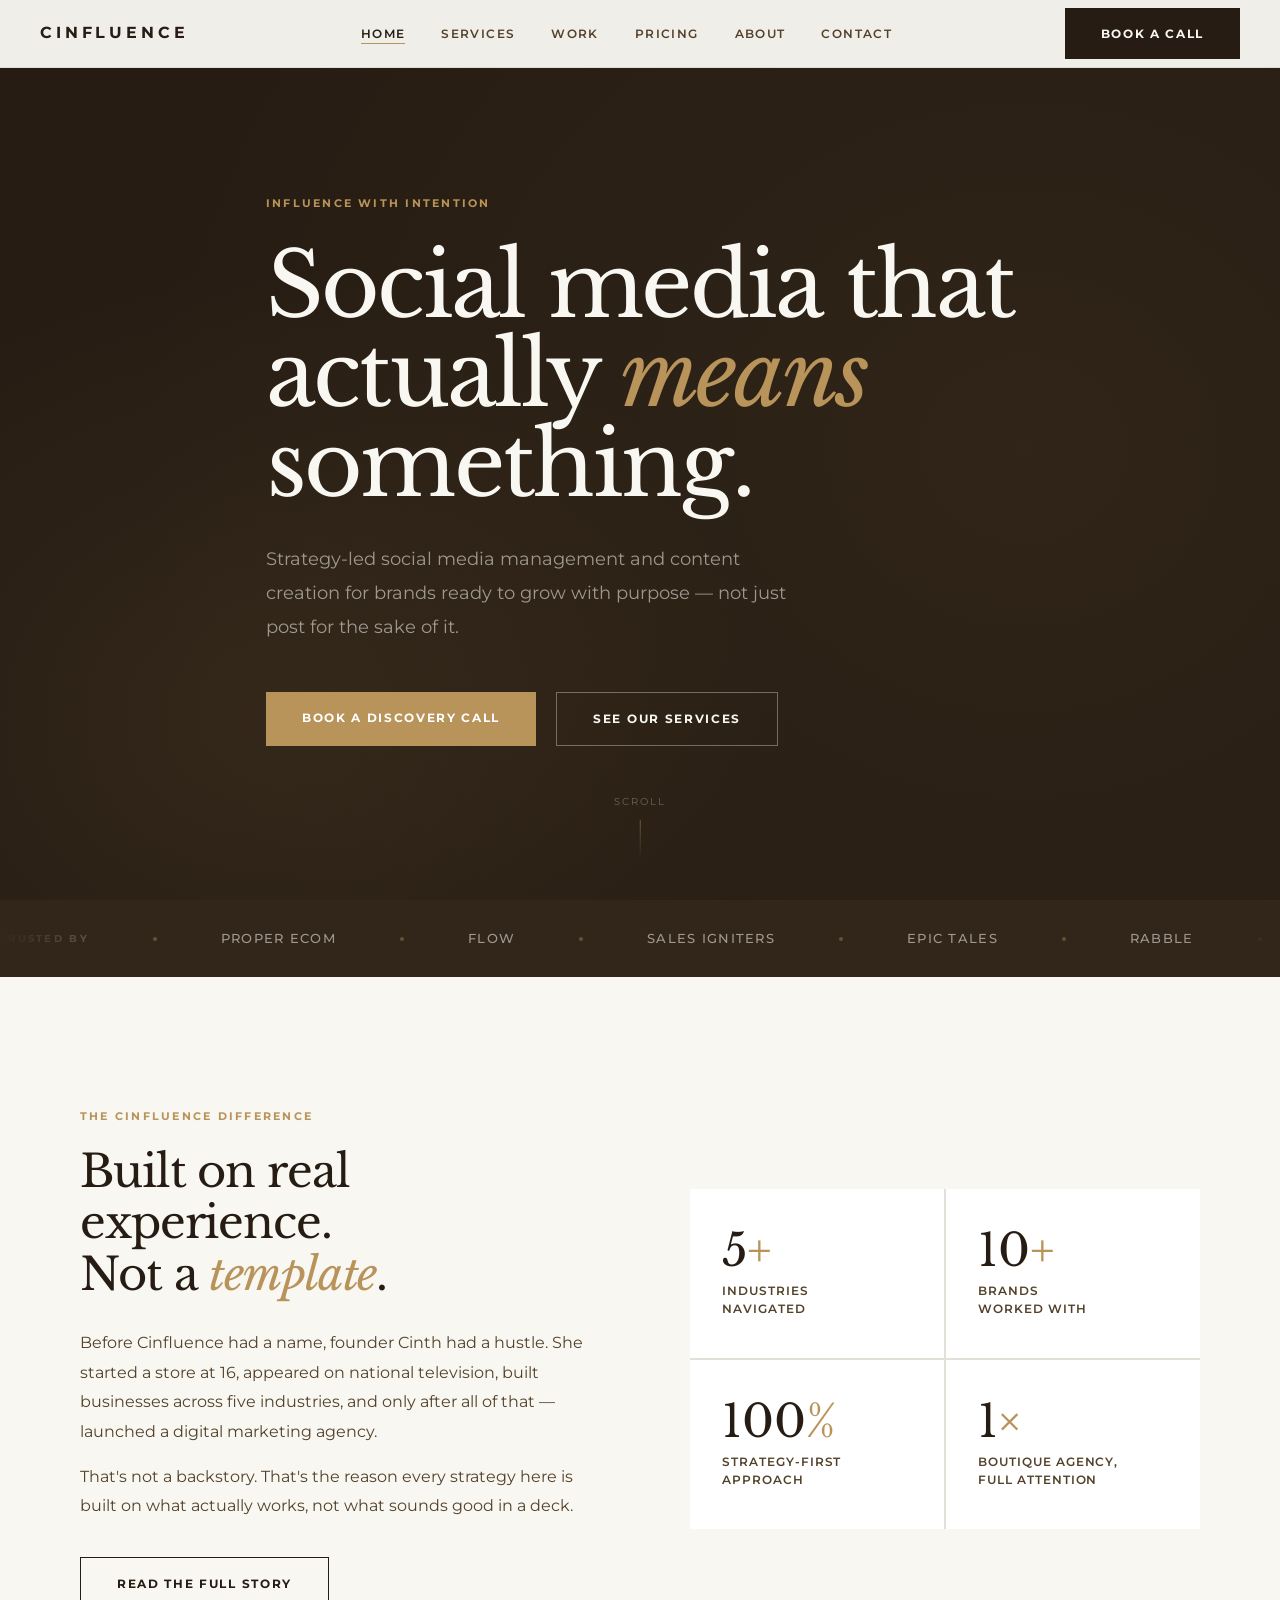
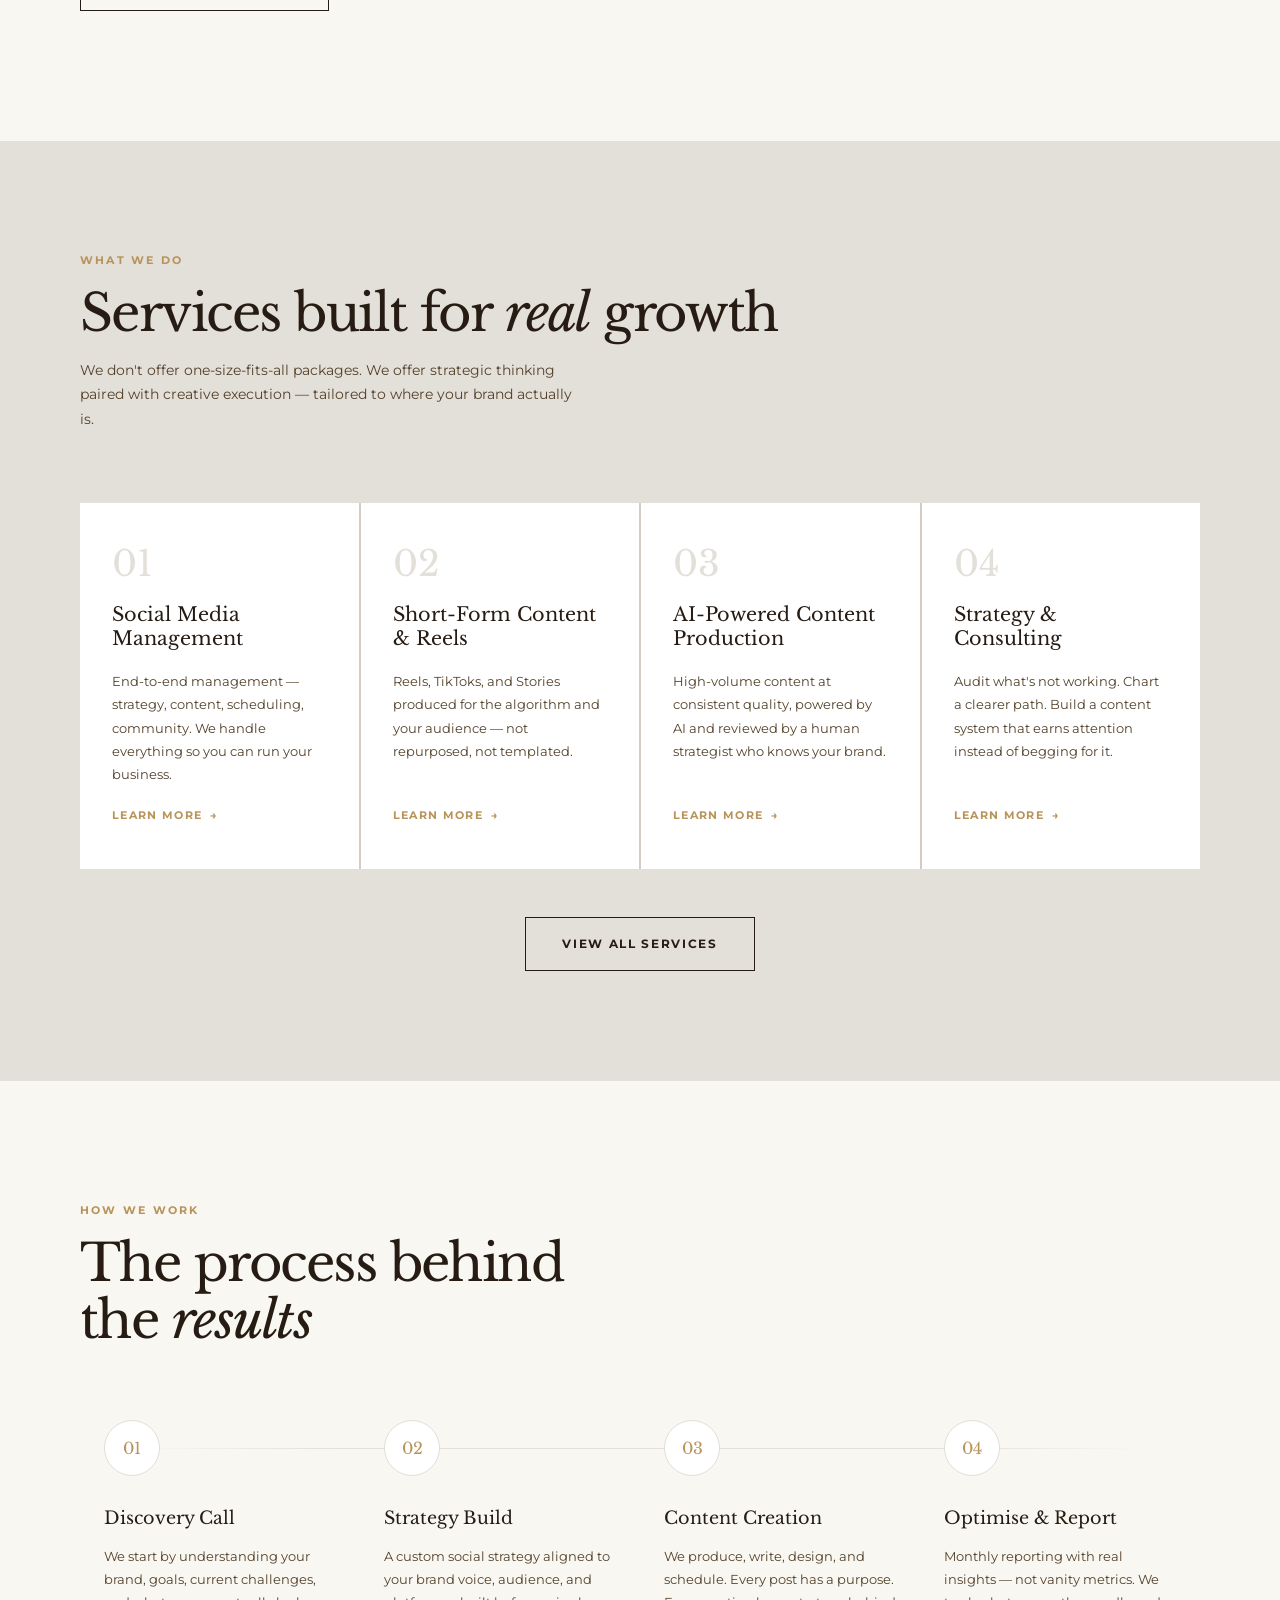
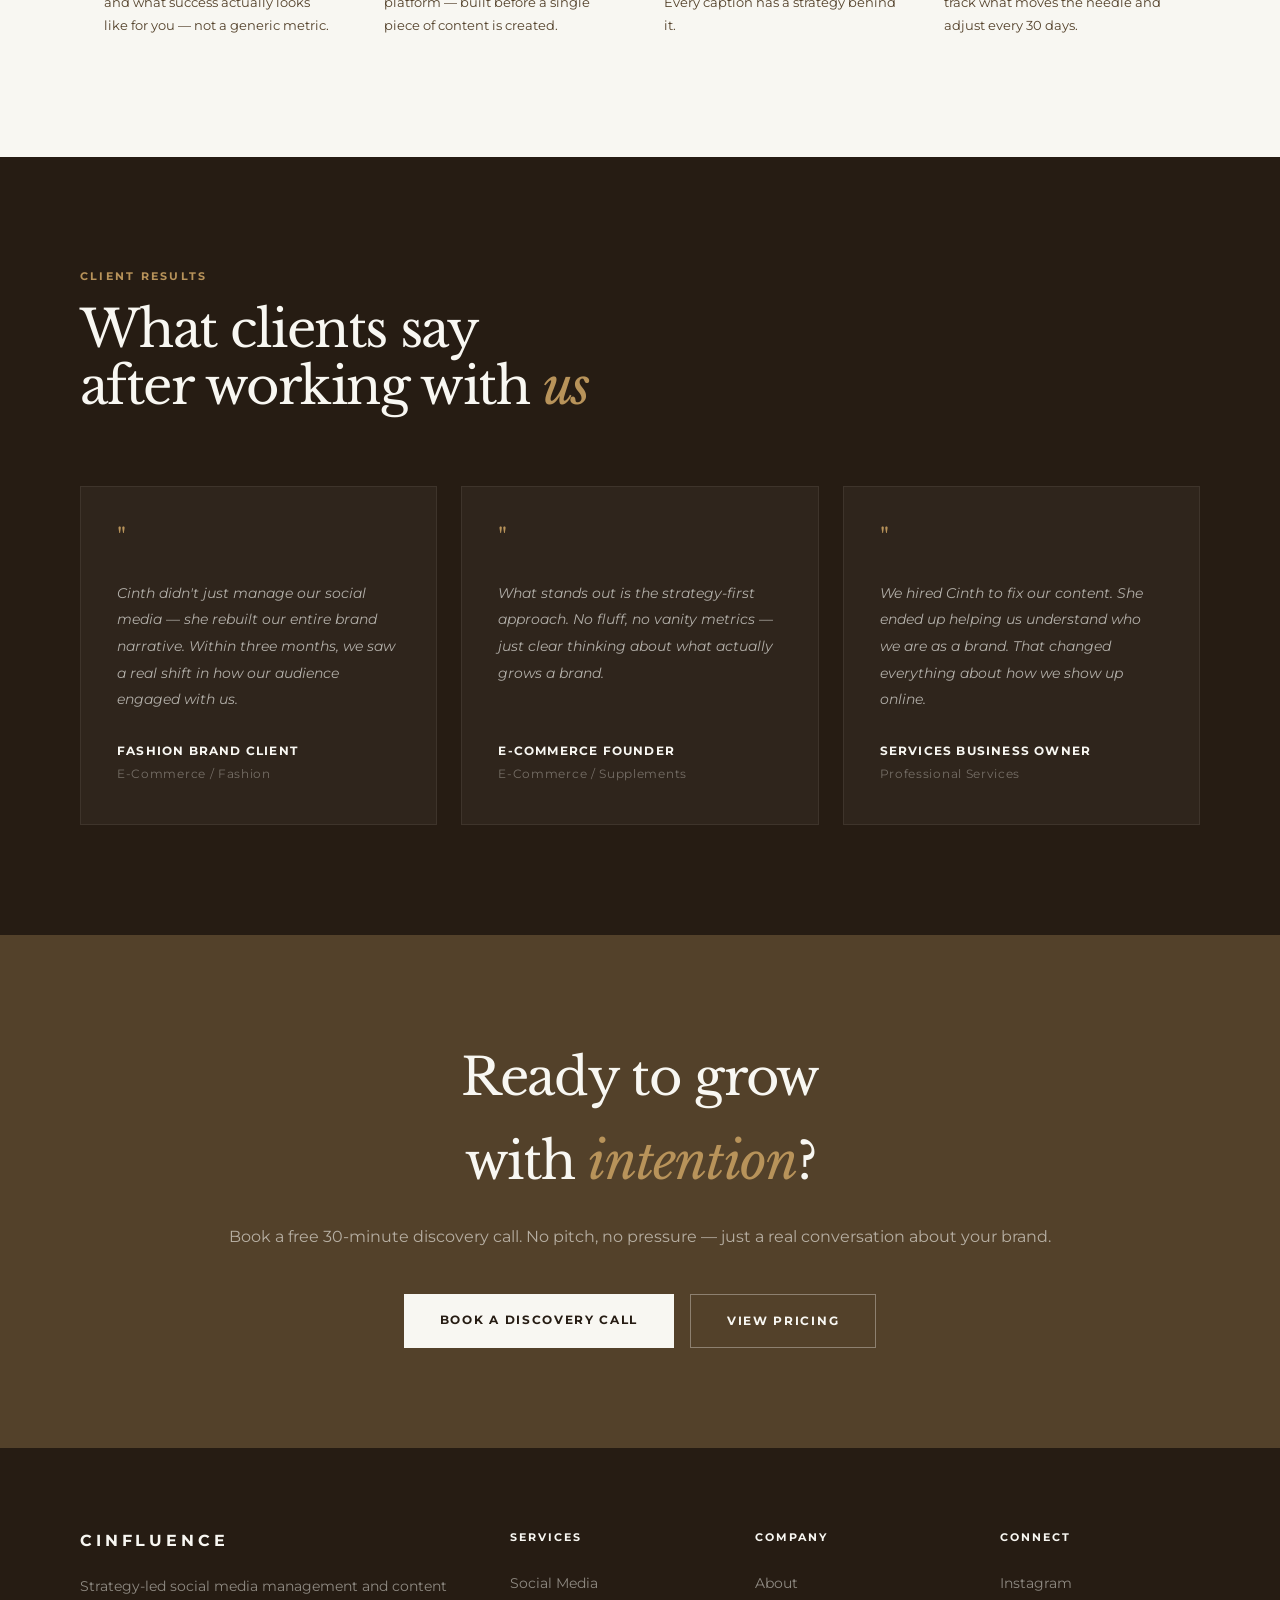
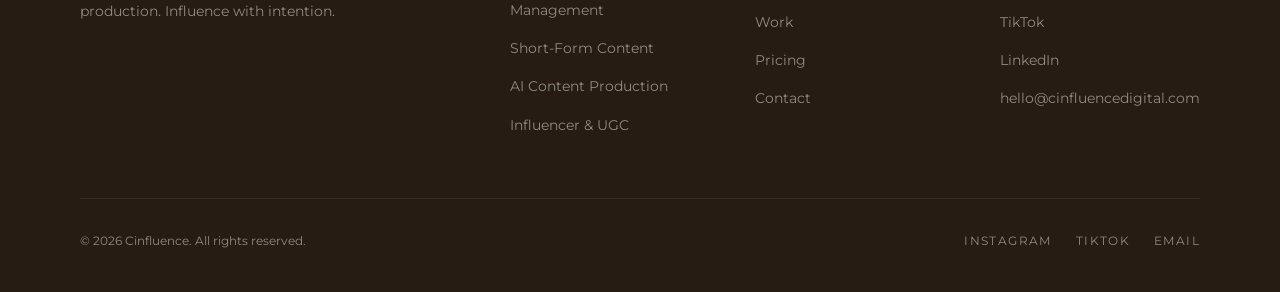
<file: index.html>
<!DOCTYPE html>
<html lang="en">
<head>
<meta charset="UTF-8"/>
<meta name="viewport" content="width=device-width, initial-scale=1.0"/>
<title>Cinfluence — Social Media Management & Content Strategy</title>
<meta name="description" content="Strategy-led social media management and content creation for brands ready to grow with purpose. Influence with intention."/>
<link rel="stylesheet" href="style.css"/>
<style>
/* ── HOMEPAGE HERO ─────────────────────────────────── */
.home-hero {
  background: var(--espresso);
  min-height: 100vh;
  display: flex;
  align-items: center;
  position: relative;
  overflow: hidden;
  padding: 140px 0 100px;
}
.home-hero-bg {
  position: absolute; inset: 0;
  background:
    radial-gradient(ellipse 70% 90% at 80% 50%, rgba(184,147,90,.07), transparent),
    radial-gradient(ellipse 40% 50% at 20% 80%, rgba(83,65,42,.3), transparent);
  pointer-events: none;
}
.home-hero-inner {
  position: relative;
  z-index: 2;
  max-width: 840px;
}
.home-hero .label { color: var(--gold); display: block; margin-bottom: 28px; }
.home-hero h1 {
  font-family: var(--ff-serif);
  font-size: clamp(3.2rem, 7vw, 6.5rem);
  font-weight: 400;
  line-height: 1.0;
  letter-spacing: -.03em;
  color: var(--ivory);
  margin-bottom: 32px;
}
.home-hero h1 em { color: var(--gold); font-style: italic; }
.home-hero p {
  font-size: clamp(1rem, 1.6vw, 1.15rem);
  color: rgba(248,247,242,.55);
  line-height: 1.85;
  max-width: 520px;
  margin-bottom: 48px;
}
.home-hero .btn-group { gap: 20px; }

/* Scroll indicator */
.scroll-hint {
  position: absolute;
  bottom: 40px; left: 50%;
  transform: translateX(-50%);
  display: flex;
  flex-direction: column;
  align-items: center;
  gap: 10px;
  color: rgba(248,247,242,.3);
  font-size: .65rem;
  letter-spacing: .2em;
  text-transform: uppercase;
  animation: bob 2.5s ease-in-out infinite;
}
.scroll-hint::after {
  content: '';
  display: block;
  width: 1px;
  height: 40px;
  background: linear-gradient(to bottom, rgba(184,147,90,.5), transparent);
}
@keyframes bob { 0%,100%{transform:translateX(-50%) translateY(0)} 50%{transform:translateX(-50%) translateY(8px)} }

/* ── CLIENT STRIP ──────────────────────────────────── */
.client-strip {
  background: var(--coffee);
  padding: 28px 0;
  overflow: hidden;
  position: relative;
}
.client-strip::before,
.client-strip::after {
  content: '';
  position: absolute;
  top: 0; bottom: 0;
  width: 100px;
  z-index: 2;
  pointer-events: none;
}
.client-strip::before { left:0; background: linear-gradient(to right, var(--coffee), transparent); }
.client-strip::after  { right:0; background: linear-gradient(to left, var(--coffee), transparent); }
.client-strip-inner {
  display: flex;
  gap: 64px;
  width: max-content;
  animation: scrollLeft 35s linear infinite;
  align-items: center;
}
.client-strip-inner:hover { animation-play-state: paused; }
.client-strip .strip-label {
  font-size: .65rem;
  font-weight: 700;
  letter-spacing: .22em;
  text-transform: uppercase;
  color: rgba(248,247,242,.25);
  flex-shrink: 0;
}
.client-strip .strip-name {
  font-size: .8rem;
  font-weight: 500;
  letter-spacing: .1em;
  color: rgba(248,247,242,.55);
  text-transform: uppercase;
  flex-shrink: 0;
  transition: color .2s;
}
.client-strip .strip-name:hover { color: var(--gold); }
.strip-dot {
  width: 4px; height: 4px;
  background: var(--gold);
  border-radius: 50%;
  opacity: .4;
  flex-shrink: 0;
}
@keyframes scrollLeft { 0%{transform:translateX(0)} 100%{transform:translateX(-50%)} }

/* ── INTRO SECTION ─────────────────────────────────── */
.home-intro { padding: 130px 0; }
.home-intro-grid {
  display: grid;
  grid-template-columns: 1fr 1fr;
  gap: 100px;
  align-items: center;
}
.home-intro-text .label { color: var(--gold); display: block; margin-bottom: 20px; }
.home-intro-text h2 {
  font-family: var(--ff-serif);
  font-size: clamp(2rem, 3.5vw, 3rem);
  font-weight: 400;
  line-height: 1.15;
  letter-spacing: -.025em;
  margin-bottom: 28px;
}
.home-intro-text h2 em { color: var(--gold); font-style: italic; }
.home-intro-text p { color: var(--taupe); line-height: 1.9; font-size: .97rem; margin-bottom: 16px; }
.home-intro-text .btn { margin-top: 20px; }
.home-intro-stats {
  display: grid;
  grid-template-columns: 1fr 1fr;
  gap: 2px;
  background: var(--stone);
}
.stat-block {
  background: var(--white);
  padding: 40px 32px;
  transition: background .3s;
}
.stat-block:hover { background: var(--ivory); }
.stat-num {
  font-family: var(--ff-serif);
  font-size: clamp(2.4rem, 3.5vw, 3.2rem);
  font-weight: 400;
  color: var(--espresso);
  line-height: 1;
  margin-bottom: 8px;
}
.stat-num span { color: var(--gold); }
.stat-desc { font-size: .75rem; font-weight: 600; letter-spacing: .08em; text-transform: uppercase; color: var(--taupe); line-height: 1.5; }

/* ── SERVICES STRIP ────────────────────────────────── */
.home-services { background: var(--stone); padding: 110px 0; }
.svc-cards-row {
  display: grid;
  grid-template-columns: repeat(4, 1fr);
  gap: 2px;
  background: rgba(83,65,42,.12);
  margin-top: 64px;
}
.svc-card {
  background: var(--white);
  padding: 44px 32px;
  display: flex;
  flex-direction: column;
  gap: 20px;
  transition: background .3s var(--ease);
  position: relative;
  overflow: hidden;
}
.svc-card::after {
  content: '';
  position: absolute;
  bottom: 0; left: 0;
  width: 0; height: 2px;
  background: var(--gold);
  transition: width .4s var(--ease);
}
.svc-card:hover { background: var(--ivory); }
.svc-card:hover::after { width: 100%; }
.svc-num {
  font-family: var(--ff-serif);
  font-size: 2.2rem;
  color: var(--stone);
  font-weight: 400;
  line-height: 1;
}
.svc-card h3 {
  font-family: var(--ff-serif);
  font-size: 1.2rem;
  font-weight: 400;
  line-height: 1.25;
  color: var(--espresso);
}
.svc-card p { font-size: .83rem; color: var(--taupe); line-height: 1.75; flex: 1; }
.svc-card-link {
  font-size: .7rem;
  font-weight: 700;
  letter-spacing: .12em;
  text-transform: uppercase;
  color: var(--gold);
  display: flex;
  align-items: center;
  gap: 8px;
  transition: gap .2s;
}
.svc-card:hover .svc-card-link { gap: 14px; }
.svc-card-link::after { content: '→'; }

/* ── PROCESS SECTION ───────────────────────────────── */
.home-process { padding: 120px 0; background: var(--ivory); }
.process-steps {
  display: grid;
  grid-template-columns: repeat(4,1fr);
  gap: 0;
  margin-top: 72px;
  position: relative;
}
.process-steps::after {
  content: '';
  position: absolute;
  top: 28px; left: 5%; right: 5%;
  height: 1px;
  background: linear-gradient(to right, transparent, var(--stone) 20%, var(--stone) 80%, transparent);
}
.process-step {
  padding: 0 24px;
  position: relative;
  z-index: 2;
}
.step-dot {
  width: 56px; height: 56px;
  background: var(--white);
  border: 1px solid var(--stone);
  border-radius: 50%;
  display: flex;
  align-items: center;
  justify-content: center;
  font-family: var(--ff-serif);
  font-size: 1rem;
  color: var(--gold);
  margin-bottom: 28px;
  transition: background .3s, border-color .3s;
}
.process-step:hover .step-dot { background: var(--espresso); border-color: var(--espresso); color: var(--gold); }
.process-step h4 { font-family: var(--ff-serif); font-size: 1.1rem; font-weight: 400; margin-bottom: 12px; }
.process-step p  { font-size: .82rem; color: var(--taupe); line-height: 1.75; }

/* ── TESTIMONIALS ──────────────────────────────────── */
.home-testimonials { background: var(--espresso); padding: 110px 0; }
.testimonials-grid { display: grid; grid-template-columns: repeat(3,1fr); gap: 24px; margin-top: 64px; }
.testi-card {
  background: rgba(248,247,242,.04);
  border: 1px solid rgba(248,247,242,.07);
  padding: 40px 36px;
  display: flex;
  flex-direction: column;
  gap: 28px;
  transition: background .3s;
}
.testi-card:hover { background: rgba(248,247,242,.07); }
.testi-quote {
  font-family: var(--ff-serif);
  font-size: 1.55rem;
  color: var(--gold);
  line-height: 1;
}
.testi-text { font-size: .9rem; color: rgba(248,247,242,.65); line-height: 1.85; flex: 1; font-style: italic; }
.testi-author { display: flex; flex-direction: column; gap: 4px; }
.testi-name { font-size: .75rem; font-weight: 700; letter-spacing: .1em; text-transform: uppercase; color: var(--ivory); }
.testi-role { font-size: .72rem; color: rgba(248,247,242,.35); letter-spacing: .06em; }

/* ── CTA BAND ──────────────────────────────────────── */
.home-cta {
  background: var(--taupe);
  padding: 100px 0;
  text-align: center;
}
.home-cta h2 {
  font-family: var(--ff-serif);
  font-size: clamp(2rem, 4vw, 3.4rem);
  font-weight: 400;
  color: var(--ivory);
  margin-bottom: 20px;
  letter-spacing: -.025em;
}
.home-cta h2 em { color: var(--gold); font-style: italic; }
.home-cta p { color: rgba(248,247,242,.6); margin-bottom: 44px; font-size: 1rem; }

/* ── RESPONSIVE ────────────────────────────────────── */
@media (max-width: 1024px) {
  .home-intro-grid { grid-template-columns: 1fr; gap: 60px; }
  .svc-cards-row { grid-template-columns: 1fr 1fr; }
  .process-steps { grid-template-columns: 1fr 1fr; gap: 48px; }
  .process-steps::after { display: none; }
  .testimonials-grid { grid-template-columns: 1fr; }
}
@media (max-width: 768px) {
  .home-hero { min-height: auto; padding: 120px 0 80px; }
  .home-intro-stats { grid-template-columns: 1fr 1fr; }
  .svc-cards-row { grid-template-columns: 1fr; }
  .process-steps { grid-template-columns: 1fr; }
}
</style>
</head>
<body>

<!-- NAV -->
<nav id="navbar">
  <div class="nav-inner">
    <a href="index.html" class="nav-logo">Cinfluence</a>
    <ul class="nav-links">
      <li><a href="index.html" class="active">Home</a></li>
      <li><a href="services.html">Services</a></li>
      <li><a href="work.html">Work</a></li>
      <li><a href="pricing.html">Pricing</a></li>
      <li><a href="about.html">About</a></li>
      <li><a href="contact.html">Contact</a></li>
    </ul>
    <div class="nav-cta">
      <a href="contact.html" class="btn btn-primary">Book A Call</a>
      <button class="hamburger" onclick="openMenu()"><span></span><span></span><span></span></button>
    </div>
  </div>
</nav>
<div class="mobile-menu" id="mobileMenu">
  <button class="mobile-close" onclick="closeMenu()">✕</button>
  <a href="index.html" onclick="closeMenu()">Home</a>
  <a href="services.html" onclick="closeMenu()">Services</a>
  <a href="work.html" onclick="closeMenu()">Work</a>
  <a href="pricing.html" onclick="closeMenu()">Pricing</a>
  <a href="about.html" onclick="closeMenu()">About</a>
  <a href="contact.html" onclick="closeMenu()">Contact</a>
  <a href="contact.html" class="btn btn-primary" onclick="closeMenu()">Book A Call</a>
</div>

<!-- HERO -->
<section class="home-hero">
  <div class="home-hero-bg"></div>
  <div class="container">
    <div class="home-hero-inner fade-up">
      <span class="label">Influence with Intention</span>
      <h1>Social media that<br>actually <em>means</em><br>something.</h1>
      <p>Strategy-led social media management and content creation for brands ready to grow with purpose — not just post for the sake of it.</p>
      <div class="btn-group">
        <a href="contact.html" class="btn btn-gold">Book a Discovery Call</a>
        <a href="services.html" class="btn btn-outline-light">See Our Services</a>
      </div>
    </div>
  </div>
  <div class="scroll-hint">Scroll</div>
</section>

<!-- CLIENT STRIP -->
<div class="client-strip">
  <div class="client-strip-inner">
    <span class="strip-label">Trusted By</span>
    <span class="strip-dot"></span>
    <span class="strip-name">Proper Ecom</span>
    <span class="strip-dot"></span>
    <span class="strip-name">Flow</span>
    <span class="strip-dot"></span>
    <span class="strip-name">Sales Igniters</span>
    <span class="strip-dot"></span>
    <span class="strip-name">Epic Tales</span>
    <span class="strip-dot"></span>
    <span class="strip-name">Rabble</span>
    <span class="strip-dot"></span>
    <span class="strip-name">Hair Solution</span>
    <span class="strip-dot"></span>
    <span class="strip-name">iLuxe</span>
    <span class="strip-dot"></span>
    <span class="strip-name">Stacked Science</span>
    <span class="strip-dot"></span>
    <span class="strip-name">Dada's Mango</span>
    <span class="strip-dot"></span>
    <!-- duplicate for seamless loop -->
    <span class="strip-label">Trusted By</span>
    <span class="strip-dot"></span>
    <span class="strip-name">Proper Ecom</span>
    <span class="strip-dot"></span>
    <span class="strip-name">Flow</span>
    <span class="strip-dot"></span>
    <span class="strip-name">Sales Igniters</span>
    <span class="strip-dot"></span>
    <span class="strip-name">Epic Tales</span>
    <span class="strip-dot"></span>
    <span class="strip-name">Rabble</span>
    <span class="strip-dot"></span>
    <span class="strip-name">Hair Solution</span>
    <span class="strip-dot"></span>
    <span class="strip-name">iLuxe</span>
    <span class="strip-dot"></span>
    <span class="strip-name">Stacked Science</span>
    <span class="strip-dot"></span>
    <span class="strip-name">Dada's Mango</span>
    <span class="strip-dot"></span>
  </div>
</div>

<!-- INTRO -->
<section class="home-intro">
  <div class="container">
    <div class="home-intro-grid fade-up">
      <div class="home-intro-text">
        <span class="label">The Cinfluence Difference</span>
        <h2>Built on real experience.<br>Not a <em>template</em>.</h2>
        <p>Before Cinfluence had a name, founder Cinth had a hustle. She started a store at 16, appeared on national television, built businesses across five industries, and only after all of that — launched a digital marketing agency.</p>
        <p>That's not a backstory. That's the reason every strategy here is built on what actually works, not what sounds good in a deck.</p>
        <a href="about.html" class="btn btn-outline">Read the Full Story</a>
      </div>
      <div class="home-intro-stats">
        <div class="stat-block">
          <div class="stat-num">5<span>+</span></div>
          <div class="stat-desc">Industries<br>Navigated</div>
        </div>
        <div class="stat-block">
          <div class="stat-num">10<span>+</span></div>
          <div class="stat-desc">Brands<br>Worked With</div>
        </div>
        <div class="stat-block">
          <div class="stat-num">100<span>%</span></div>
          <div class="stat-desc">Strategy-First<br>Approach</div>
        </div>
        <div class="stat-block">
          <div class="stat-num">1<span>×</span></div>
          <div class="stat-desc">Boutique Agency,<br>Full Attention</div>
        </div>
      </div>
    </div>
  </div>
</section>

<!-- SERVICES -->
<section class="home-services">
  <div class="container">
    <div class="section-header fade-up">
      <span class="label">What We Do</span>
      <h2 class="heading-lg">Services built for <em>real</em> growth</h2>
      <p class="body-sm" style="margin-top:16px;max-width:500px">We don't offer one-size-fits-all packages. We offer strategic thinking paired with creative execution — tailored to where your brand actually is.</p>
    </div>
    <div class="svc-cards-row fade-up">
      <div class="svc-card">
        <div class="svc-num">01</div>
        <h3>Social Media Management</h3>
        <p>End-to-end management — strategy, content, scheduling, community. We handle everything so you can run your business.</p>
        <a href="services.html" class="svc-card-link">Learn More</a>
      </div>
      <div class="svc-card">
        <div class="svc-num">02</div>
        <h3>Short-Form Content & Reels</h3>
        <p>Reels, TikToks, and Stories produced for the algorithm and your audience — not repurposed, not templated.</p>
        <a href="services.html" class="svc-card-link">Learn More</a>
      </div>
      <div class="svc-card">
        <div class="svc-num">03</div>
        <h3>AI-Powered Content Production</h3>
        <p>High-volume content at consistent quality, powered by AI and reviewed by a human strategist who knows your brand.</p>
        <a href="services.html" class="svc-card-link">Learn More</a>
      </div>
      <div class="svc-card">
        <div class="svc-num">04</div>
        <h3>Strategy & Consulting</h3>
        <p>Audit what's not working. Chart a clearer path. Build a content system that earns attention instead of begging for it.</p>
        <a href="services.html" class="svc-card-link">Learn More</a>
      </div>
    </div>
    <div style="text-align:center;margin-top:48px" class="fade-up">
      <a href="services.html" class="btn btn-outline">View All Services</a>
    </div>
  </div>
</section>

<!-- PROCESS -->
<section class="home-process">
  <div class="container">
    <div class="section-header fade-up">
      <span class="label">How We Work</span>
      <h2 class="heading-lg">The process behind<br>the <em>results</em></h2>
    </div>
    <div class="process-steps fade-up">
      <div class="process-step">
        <div class="step-dot">01</div>
        <h4>Discovery Call</h4>
        <p>We start by understanding your brand, goals, current challenges, and what success actually looks like for you — not a generic metric.</p>
      </div>
      <div class="process-step">
        <div class="step-dot">02</div>
        <h4>Strategy Build</h4>
        <p>A custom social strategy aligned to your brand voice, audience, and platform — built before a single piece of content is created.</p>
      </div>
      <div class="process-step">
        <div class="step-dot">03</div>
        <h4>Content Creation</h4>
        <p>We produce, write, design, and schedule. Every post has a purpose. Every caption has a strategy behind it.</p>
      </div>
      <div class="process-step">
        <div class="step-dot">04</div>
        <h4>Optimise & Report</h4>
        <p>Monthly reporting with real insights — not vanity metrics. We track what moves the needle and adjust every 30 days.</p>
      </div>
    </div>
  </div>
</section>

<!-- TESTIMONIALS -->
<section class="home-testimonials">
  <div class="container">
    <div class="section-header fade-up">
      <span class="label">Client Results</span>
      <h2 class="heading-lg" style="color:var(--ivory)">What clients say<br>after working with <em style="color:var(--gold)">us</em></h2>
    </div>
    <div class="testimonials-grid fade-up">
      <div class="testi-card">
        <div class="testi-quote">"</div>
        <p class="testi-text">Cinth didn't just manage our social media — she rebuilt our entire brand narrative. Within three months, we saw a real shift in how our audience engaged with us.</p>
        <div class="testi-author">
          <span class="testi-name">Fashion Brand Client</span>
          <span class="testi-role">E-Commerce / Fashion</span>
        </div>
      </div>
      <div class="testi-card">
        <div class="testi-quote">"</div>
        <p class="testi-text">What stands out is the strategy-first approach. No fluff, no vanity metrics — just clear thinking about what actually grows a brand.</p>
        <div class="testi-author">
          <span class="testi-name">E-Commerce Founder</span>
          <span class="testi-role">E-Commerce / Supplements</span>
        </div>
      </div>
      <div class="testi-card">
        <div class="testi-quote">"</div>
        <p class="testi-text">We hired Cinth to fix our content. She ended up helping us understand who we are as a brand. That changed everything about how we show up online.</p>
        <div class="testi-author">
          <span class="testi-name">Services Business Owner</span>
          <span class="testi-role">Professional Services</span>
        </div>
      </div>
    </div>
  </div>
</section>

<!-- CTA -->
<section class="home-cta">
  <div class="container fade-up">
    <h2>Ready to grow<br>with <em>intention</em>?</h2>
    <p>Book a free 30-minute discovery call. No pitch, no pressure — just a real conversation about your brand.</p>
    <div class="btn-group" style="justify-content:center">
      <a href="https://calendly.com/hyacinth-cinfluencedigital/discovery-call" target="_blank" class="btn btn-ivory">Book a Discovery Call</a>
      <a href="pricing.html" class="btn btn-outline-light">View Pricing</a>
    </div>
  </div>
</section>

<!-- FOOTER -->
<footer>
  <div class="container">
    <div class="footer-top">
      <div>
        <span class="footer-logo">Cinfluence</span>
        <p class="footer-tagline">Strategy-led social media management and content production. Influence with intention.</p>
      </div>
      <div class="footer-col">
        <h5>Services</h5>
        <ul class="footer-links">
          <li><a href="services.html">Social Media Management</a></li>
          <li><a href="services.html">Short-Form Content</a></li>
          <li><a href="services.html">AI Content Production</a></li>
          <li><a href="services.html">Influencer &amp; UGC</a></li>
        </ul>
      </div>
      <div class="footer-col">
        <h5>Company</h5>
        <ul class="footer-links">
          <li><a href="about.html">About</a></li>
          <li><a href="work.html">Work</a></li>
          <li><a href="pricing.html">Pricing</a></li>
          <li><a href="contact.html">Contact</a></li>
        </ul>
      </div>
      <div class="footer-col">
        <h5>Connect</h5>
        <ul class="footer-links">
          <li><a href="https://instagram.com/cinfluence.digital" target="_blank">Instagram</a></li>
          <li><a href="https://tiktok.com/@cinfluence.digital" target="_blank">TikTok</a></li>
          <li><a href="https://linkedin.com/company/cinfluencedigital" target="_blank">LinkedIn</a></li>
          <li><a href="mailto:hello@cinfluencedigital.com">hello@cinfluencedigital.com</a></li>
        </ul>
      </div>
    </div>
    <div class="footer-bottom">
      <span>© 2026 Cinfluence. All rights reserved.</span>
      <div class="footer-social">
        <a href="https://instagram.com/cinfluence.digital" target="_blank">Instagram</a>
        <a href="https://tiktok.com/@cinfluence.digital" target="_blank">TikTok</a>
        <a href="mailto:hello@cinfluencedigital.com">Email</a>
      </div>
    </div>
  </div>
</footer>

<script src="main.js"></script>
</body>
</html>
</file>
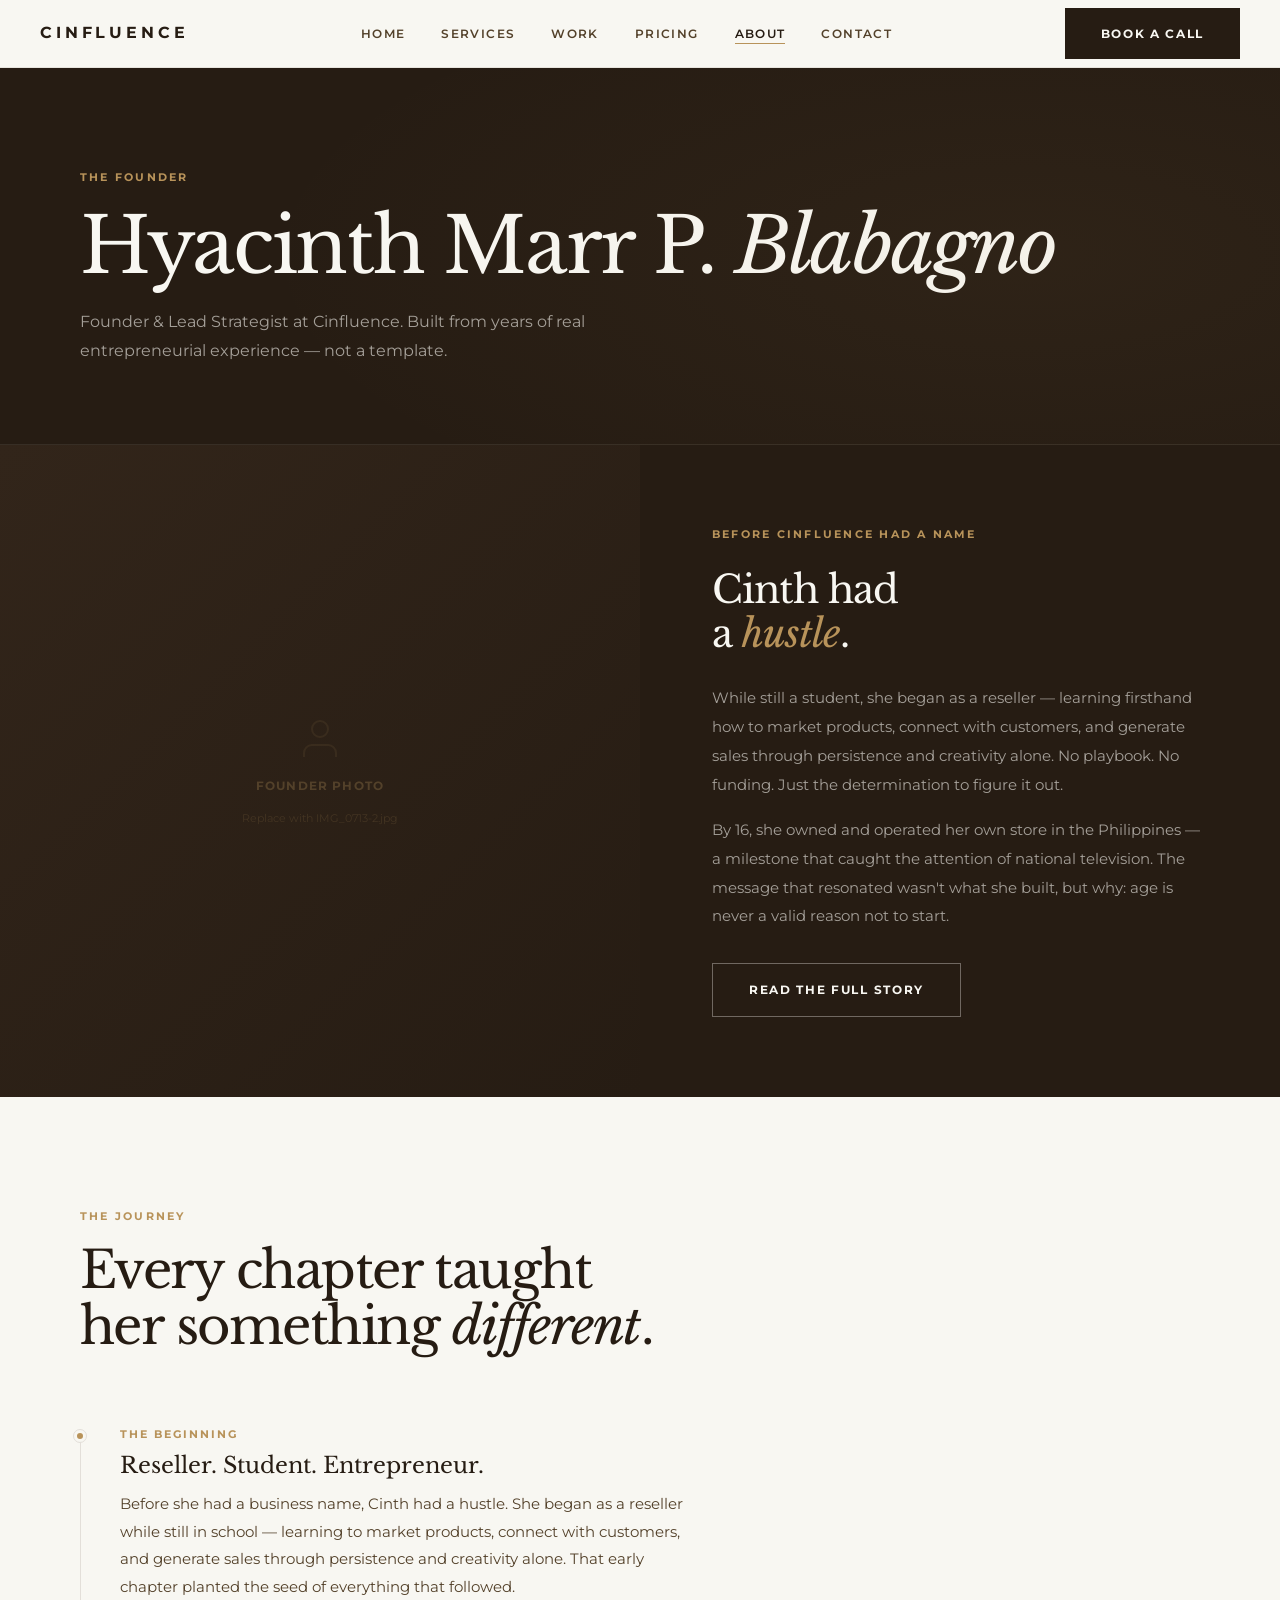
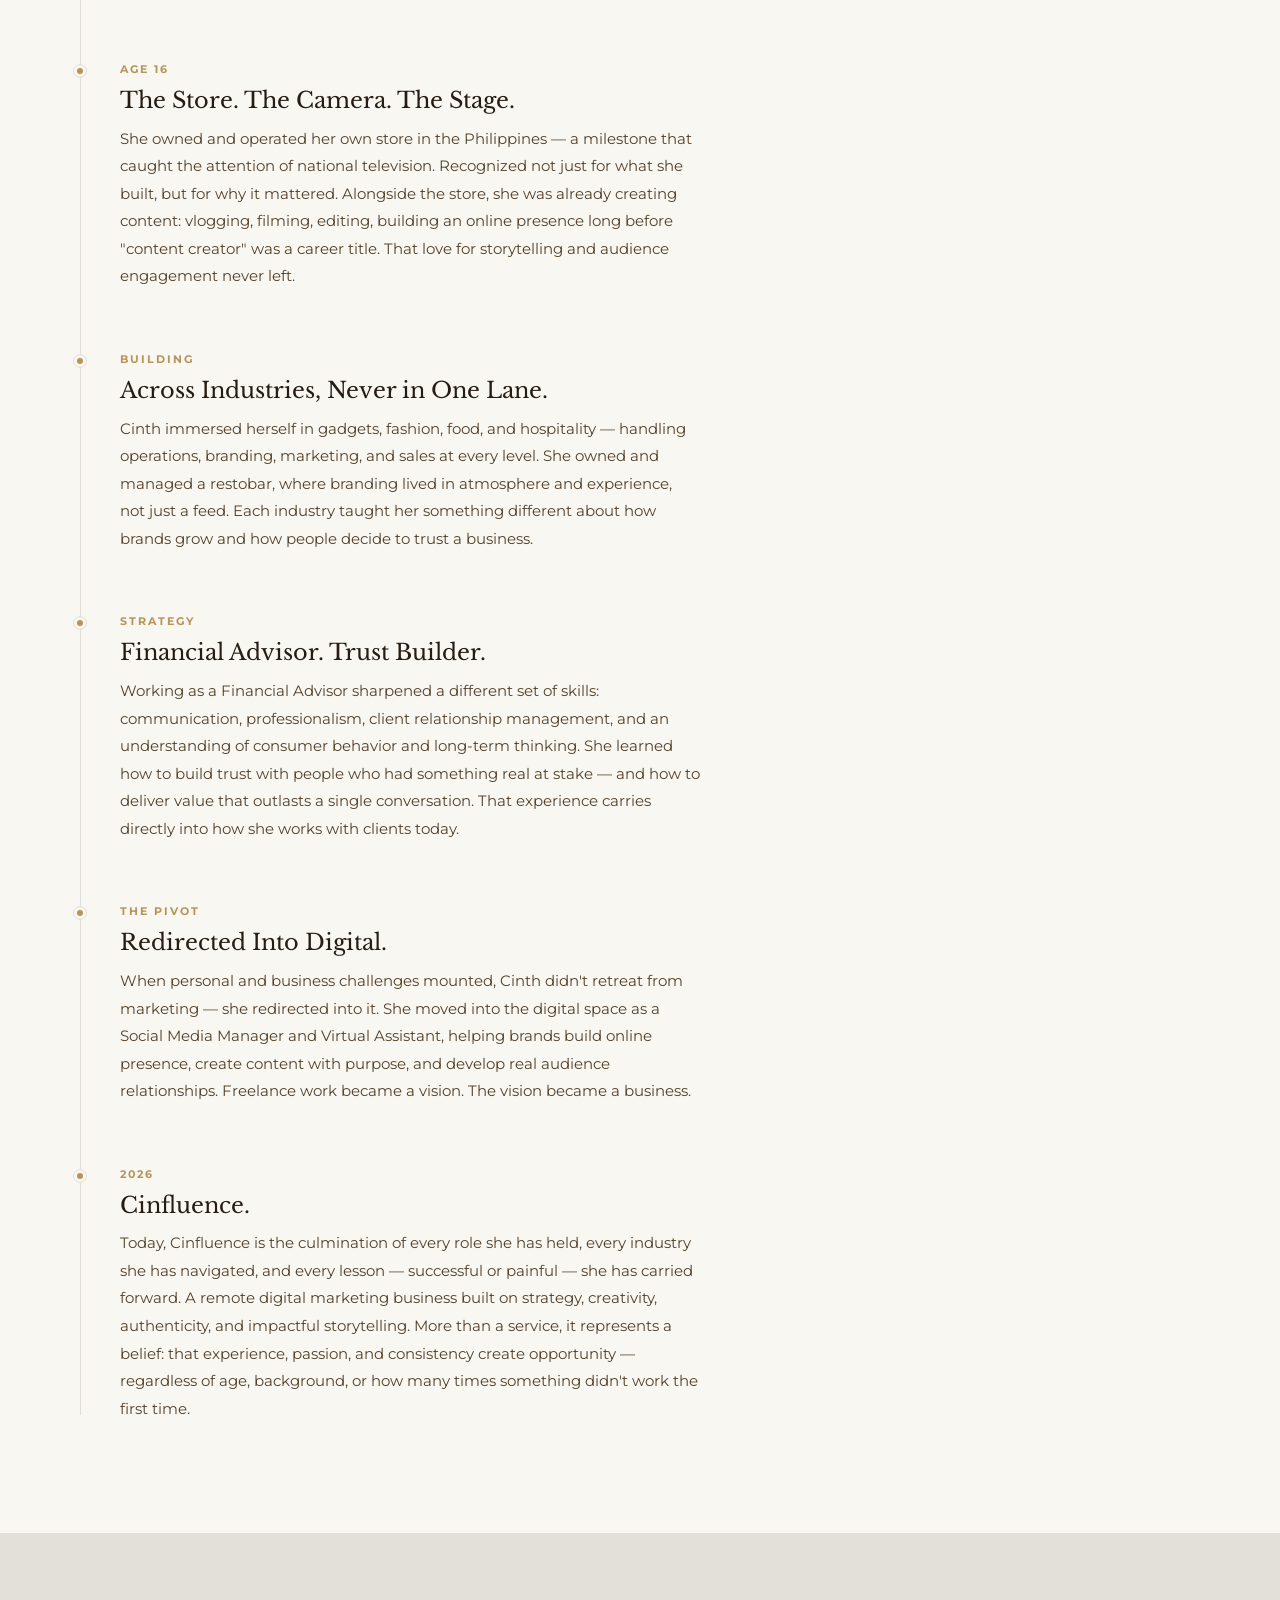
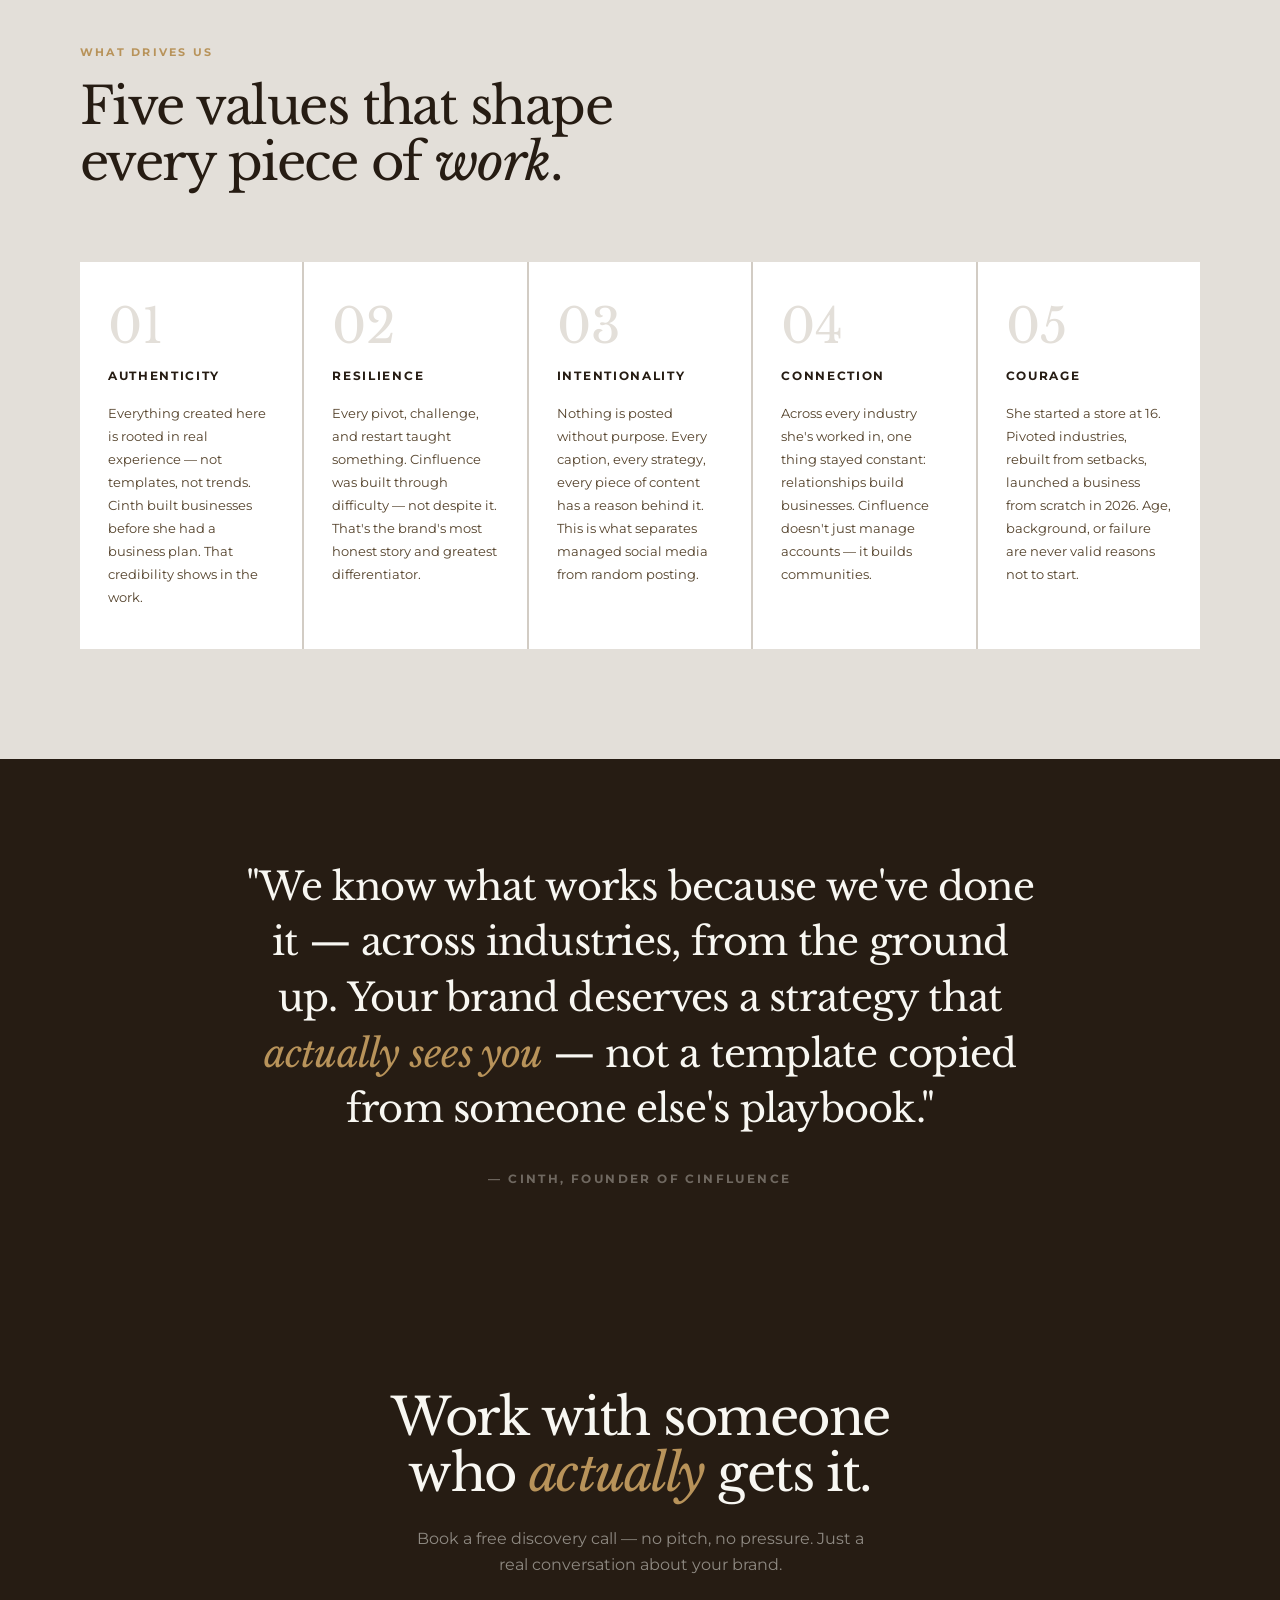
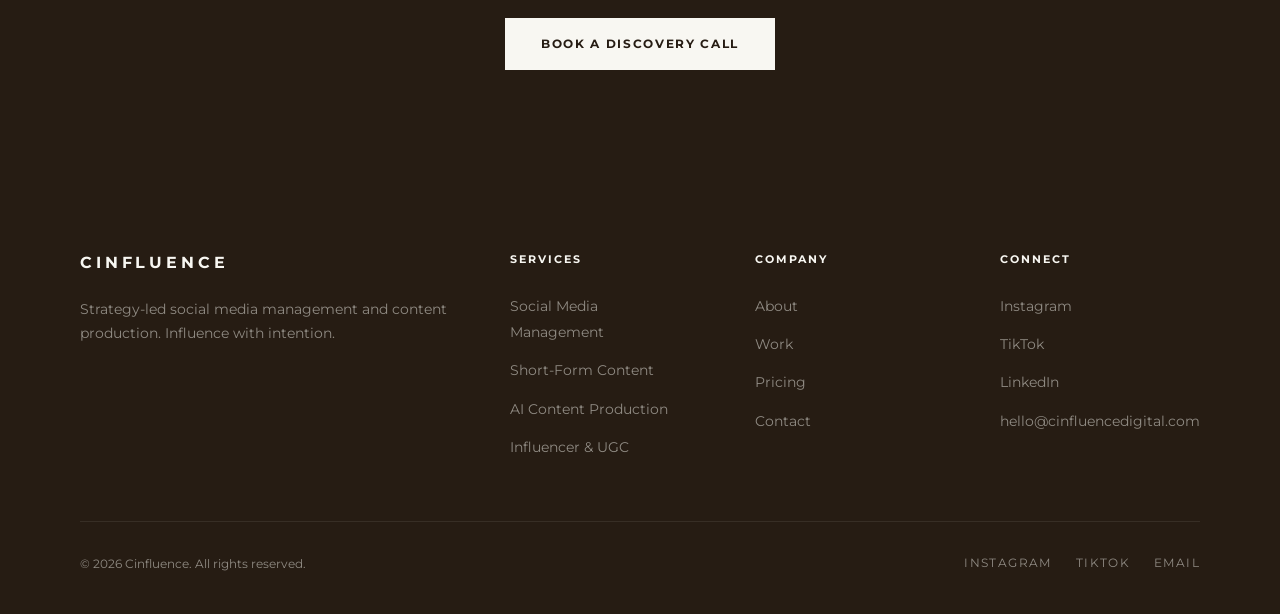
<file: about.html>
<!DOCTYPE html>
<html lang="en">
<head>
<meta charset="UTF-8"/>
<meta name="viewport" content="width=device-width, initial-scale=1.0"/>
<title>About — CINFLUENCE</title>
<meta name="description" content="Cinfluence was founded by Hyacinth Marr P. Blabagno — built from years of real entrepreneurial experience, not a template."/>
<link rel="stylesheet" href="style.css"/>
<style>
/* ── FOUNDER SPLIT ─────────────────────────────────── */
.founder-split {
  display: grid;
  grid-template-columns: 1fr 1fr;
  min-height: 560px;
}
.founder-photo-col {
  background: var(--coffee);
  position: relative;
  overflow: hidden;
  min-height: 480px;
}
.founder-photo-col .img-ph {
  position: absolute; inset: 0;
  height: 100%;
  border: none;
  background: linear-gradient(135deg, var(--coffee) 0%, var(--espresso) 100%);
}
.founder-story-col {
  background: var(--espresso);
  padding: 80px 72px;
  display: flex;
  flex-direction: column;
  justify-content: center;
}
.founder-story-col .label { color: var(--gold); display: block; margin-bottom: 24px; }
.founder-story-col h2 {
  font-family: var(--ff-serif);
  font-size: clamp(1.8rem,3vw,2.8rem);
  font-weight: 400;
  color: var(--ivory);
  line-height: 1.15;
  letter-spacing: -.025em;
  margin-bottom: 28px;
}
.founder-story-col h2 em { color: var(--gold); font-style: italic; }
.founder-story-col p { color: rgba(248,247,242,.6); line-height: 1.9; font-size: .95rem; margin-bottom: 16px; }
.founder-story-col .btn { margin-top: 16px; align-self: flex-start; }

/* ── TIMELINE ──────────────────────────────────────── */
.about-timeline { padding: 110px 0; background: var(--ivory); }
.timeline { position: relative; padding-left: 40px; }
.timeline::before {
  content: '';
  position: absolute;
  left: 0; top: 8px; bottom: 8px;
  width: 1px;
  background: var(--stone);
}
.timeline-item { position: relative; margin-bottom: 60px; }
.timeline-item:last-child { margin-bottom: 0; }
.timeline-dot {
  position: absolute;
  left: -46px; top: 4px;
  width: 12px; height: 12px;
  background: var(--gold);
  border-radius: 50%;
  border: 3px solid var(--ivory);
  outline: 1px solid var(--stone);
}
.timeline-year {
  font-size: .68rem;
  font-weight: 700;
  letter-spacing: .18em;
  text-transform: uppercase;
  color: var(--gold);
  margin-bottom: 8px;
}
.timeline-item h3 {
  font-family: var(--ff-serif);
  font-size: 1.4rem;
  font-weight: 400;
  margin-bottom: 12px;
  line-height: 1.2;
}
.timeline-item p { color: var(--taupe); line-height: 1.85; font-size: .93rem; max-width: 580px; }

/* ── VALUES ────────────────────────────────────────── */
.about-values { background: var(--stone); padding: 110px 0; }
.values-grid-5 {
  display: grid;
  grid-template-columns: repeat(5,1fr);
  gap: 2px;
  background: rgba(83,65,42,.12);
  margin-top: 64px;
}
.value-tile {
  background: var(--white);
  padding: 40px 28px;
  display: flex;
  flex-direction: column;
  gap: 16px;
  transition: background .3s;
}
.value-tile:hover { background: var(--ivory); }
.value-tile-num {
  font-family: var(--ff-serif);
  font-size: 3rem;
  color: var(--stone);
  line-height: 1;
  font-weight: 400;
  transition: color .3s;
}
.value-tile:hover .value-tile-num { color: var(--gold); }
.value-tile h4 {
  font-size: .75rem;
  font-weight: 700;
  letter-spacing: .14em;
  text-transform: uppercase;
  color: var(--espresso);
}
.value-tile p { font-size: .82rem; color: var(--taupe); line-height: 1.75; }

/* ── PHILOSOPHY BAND ───────────────────────────────── */
.about-philosophy {
  background: var(--espresso);
  padding: 100px 0;
  text-align: center;
}
.philosophy-quote {
  font-family: var(--ff-serif);
  font-size: clamp(1.6rem, 3vw, 2.8rem);
  color: var(--ivory);
  max-width: 800px;
  margin: 0 auto;
  line-height: 1.45;
  font-weight: 400;
  letter-spacing: -.02em;
}
.philosophy-quote em { color: var(--gold); font-style: italic; }
.philosophy-attr {
  margin-top: 32px;
  font-size: .75rem;
  font-weight: 700;
  letter-spacing: .2em;
  text-transform: uppercase;
  color: rgba(248,247,242,.35);
}

/* ── RESPONSIVE ────────────────────────────────────── */
@media (max-width: 1024px) {
  .founder-split { grid-template-columns: 1fr; }
  .founder-photo-col { min-height: 380px; }
  .founder-story-col { padding: 64px 40px; }
  .values-grid-5 { grid-template-columns: 1fr 1fr; }
}
@media (max-width: 768px) {
  .founder-story-col { padding: 52px 24px; }
  .about-timeline { padding: 80px 0; }
  .timeline { padding-left: 28px; }
  .timeline-dot { left: -34px; }
  .values-grid-5 { grid-template-columns: 1fr; }
}
</style>
</head>
<body>

<!-- NAV -->
<nav id="navbar">
  <div class="nav-inner">
    <a href="index.html" class="nav-logo">Cinfluence</a>
    <ul class="nav-links">
      <li><a href="index.html">Home</a></li>
      <li><a href="services.html">Services</a></li>
      <li><a href="work.html">Work</a></li>
      <li><a href="pricing.html">Pricing</a></li>
      <li><a href="about.html" class="active">About</a></li>
      <li><a href="contact.html">Contact</a></li>
    </ul>
    <div class="nav-cta">
      <a href="contact.html" class="btn btn-primary">Book A Call</a>
      <button class="hamburger" onclick="openMenu()"><span></span><span></span><span></span></button>
    </div>
  </div>
</nav>
<div class="mobile-menu" id="mobileMenu">
  <button class="mobile-close" onclick="closeMenu()">✕</button>
  <a href="index.html" onclick="closeMenu()">Home</a>
  <a href="services.html" onclick="closeMenu()">Services</a>
  <a href="work.html" onclick="closeMenu()">Work</a>
  <a href="pricing.html" onclick="closeMenu()">Pricing</a>
  <a href="about.html" onclick="closeMenu()">About</a>
  <a href="contact.html" onclick="closeMenu()">Contact</a>
  <a href="contact.html" class="btn btn-primary" onclick="closeMenu()">Book A Call</a>
</div>

<!-- PAGE HERO -->
<div class="nav-offset">
  <div class="page-hero">
    <div class="page-hero-bg"></div>
    <div class="container">
      <span class="label">The Founder</span>
      <h1 class="heading-xl">Hyacinth Marr P. <em>Blabagno</em></h1>
      <p>Founder & Lead Strategist at Cinfluence. Built from years of real entrepreneurial experience — not a template.</p>
    </div>
  </div>
</div>

<!-- FOUNDER SPLIT -->
<div class="founder-split fade-up">
  <div class="founder-photo-col">
    <!-- SWAP: replace img-ph with <img src="img/founder.jpg" alt="Hyacinth Blabagno"> -->
    <div class="img-ph">
      <svg width="48" height="48" viewBox="0 0 24 24" fill="none" stroke="currentColor" stroke-width="1">
        <path d="M20 21v-2a4 4 0 00-4-4H8a4 4 0 00-4 4v2"/><circle cx="12" cy="7" r="4"/>
      </svg>
      <div class="ph-title">Founder Photo</div>
      <div class="ph-sub">Replace with IMG_0713-2.jpg</div>
    </div>
  </div>
  <div class="founder-story-col">
    <span class="label">Before Cinfluence had a name</span>
    <h2>Cinth had<br>a <em>hustle</em>.</h2>
    <p>While still a student, she began as a reseller — learning firsthand how to market products, connect with customers, and generate sales through persistence and creativity alone. No playbook. No funding. Just the determination to figure it out.</p>
    <p>By 16, she owned and operated her own store in the Philippines — a milestone that caught the attention of national television. The message that resonated wasn't what she built, but why: age is never a valid reason not to start.</p>
    <a href="#story" class="btn btn-outline-light">Read the Full Story</a>
  </div>
</div>

<!-- TIMELINE STORY -->
<section class="about-timeline" id="story">
  <div class="container">
    <div class="section-header fade-up">
      <span class="label">The Journey</span>
      <h2 class="heading-lg">Every chapter taught<br>her something <em>different</em>.</h2>
    </div>
    <div class="timeline fade-up">

      <div class="timeline-item">
        <div class="timeline-dot"></div>
        <div class="timeline-year">The Beginning</div>
        <h3>Reseller. Student. Entrepreneur.</h3>
        <p>Before she had a business name, Cinth had a hustle. She began as a reseller while still in school — learning to market products, connect with customers, and generate sales through persistence and creativity alone. That early chapter planted the seed of everything that followed.</p>
      </div>

      <div class="timeline-item">
        <div class="timeline-dot"></div>
        <div class="timeline-year">Age 16</div>
        <h3>The Store. The Camera. The Stage.</h3>
        <p>She owned and operated her own store in the Philippines — a milestone that caught the attention of national television. Recognized not just for what she built, but for why it mattered. Alongside the store, she was already creating content: vlogging, filming, editing, building an online presence long before "content creator" was a career title. That love for storytelling and audience engagement never left.</p>
      </div>

      <div class="timeline-item">
        <div class="timeline-dot"></div>
        <div class="timeline-year">Building</div>
        <h3>Across Industries, Never in One Lane.</h3>
        <p>Cinth immersed herself in gadgets, fashion, food, and hospitality — handling operations, branding, marketing, and sales at every level. She owned and managed a restobar, where branding lived in atmosphere and experience, not just a feed. Each industry taught her something different about how brands grow and how people decide to trust a business.</p>
      </div>

      <div class="timeline-item">
        <div class="timeline-dot"></div>
        <div class="timeline-year">Strategy</div>
        <h3>Financial Advisor. Trust Builder.</h3>
        <p>Working as a Financial Advisor sharpened a different set of skills: communication, professionalism, client relationship management, and an understanding of consumer behavior and long-term thinking. She learned how to build trust with people who had something real at stake — and how to deliver value that outlasts a single conversation. That experience carries directly into how she works with clients today.</p>
      </div>

      <div class="timeline-item">
        <div class="timeline-dot"></div>
        <div class="timeline-year">The Pivot</div>
        <h3>Redirected Into Digital.</h3>
        <p>When personal and business challenges mounted, Cinth didn't retreat from marketing — she redirected into it. She moved into the digital space as a Social Media Manager and Virtual Assistant, helping brands build online presence, create content with purpose, and develop real audience relationships. Freelance work became a vision. The vision became a business.</p>
      </div>

      <div class="timeline-item">
        <div class="timeline-dot"></div>
        <div class="timeline-year">2026</div>
        <h3>Cinfluence.</h3>
        <p>Today, Cinfluence is the culmination of every role she has held, every industry she has navigated, and every lesson — successful or painful — she has carried forward. A remote digital marketing business built on strategy, creativity, authenticity, and impactful storytelling. More than a service, it represents a belief: that experience, passion, and consistency create opportunity — regardless of age, background, or how many times something didn't work the first time.</p>
      </div>

    </div>
  </div>
</section>

<!-- VALUES -->
<section class="about-values">
  <div class="container">
    <div class="section-header fade-up">
      <span class="label">What Drives Us</span>
      <h2 class="heading-lg">Five values that shape<br>every piece of <em>work</em>.</h2>
    </div>
    <div class="values-grid-5 fade-up">
      <div class="value-tile">
        <div class="value-tile-num">01</div>
        <h4>Authenticity</h4>
        <p>Everything created here is rooted in real experience — not templates, not trends. Cinth built businesses before she had a business plan. That credibility shows in the work.</p>
      </div>
      <div class="value-tile">
        <div class="value-tile-num">02</div>
        <h4>Resilience</h4>
        <p>Every pivot, challenge, and restart taught something. Cinfluence was built through difficulty — not despite it. That's the brand's most honest story and greatest differentiator.</p>
      </div>
      <div class="value-tile">
        <div class="value-tile-num">03</div>
        <h4>Intentionality</h4>
        <p>Nothing is posted without purpose. Every caption, every strategy, every piece of content has a reason behind it. This is what separates managed social media from random posting.</p>
      </div>
      <div class="value-tile">
        <div class="value-tile-num">04</div>
        <h4>Connection</h4>
        <p>Across every industry she's worked in, one thing stayed constant: relationships build businesses. Cinfluence doesn't just manage accounts — it builds communities.</p>
      </div>
      <div class="value-tile">
        <div class="value-tile-num">05</div>
        <h4>Courage</h4>
        <p>She started a store at 16. Pivoted industries, rebuilt from setbacks, launched a business from scratch in 2026. Age, background, or failure are never valid reasons not to start.</p>
      </div>
    </div>
  </div>
</section>

<!-- PHILOSOPHY -->
<section class="about-philosophy fade-up">
  <div class="container">
    <p class="philosophy-quote">"We know what works because we've done it — across industries, from the ground up. Your brand deserves a strategy that <em>actually sees you</em> — not a template copied from someone else's playbook."</p>
    <p class="philosophy-attr">— Cinth, Founder of Cinfluence</p>
  </div>
</section>

<!-- CTA -->
<section class="statement-band" style="padding:100px 0">
  <div class="container fade-up">
    <h2 class="heading-lg" style="color:var(--ivory);margin-bottom:24px">Work with someone<br>who <em>actually</em> gets it.</h2>
    <p style="color:rgba(248,247,242,.5);margin-bottom:40px;max-width:460px;margin-left:auto;margin-right:auto">Book a free discovery call — no pitch, no pressure. Just a real conversation about your brand.</p>
    <a href="https://calendly.com/hyacinth-cinfluencedigital/discovery-call" target="_blank" class="btn btn-ivory">Book a Discovery Call</a>
  </div>
</section>

<!-- FOOTER -->
<footer>
  <div class="container">
    <div class="footer-top">
      <div>
        <span class="footer-logo">Cinfluence</span>
        <p class="footer-tagline">Strategy-led social media management and content production. Influence with intention.</p>
      </div>
      <div class="footer-col">
        <h5>Services</h5>
        <ul class="footer-links">
          <li><a href="services.html">Social Media Management</a></li>
          <li><a href="services.html">Short-Form Content</a></li>
          <li><a href="services.html">AI Content Production</a></li>
          <li><a href="services.html">Influencer &amp; UGC</a></li>
        </ul>
      </div>
      <div class="footer-col">
        <h5>Company</h5>
        <ul class="footer-links">
          <li><a href="about.html">About</a></li>
          <li><a href="work.html">Work</a></li>
          <li><a href="pricing.html">Pricing</a></li>
          <li><a href="contact.html">Contact</a></li>
        </ul>
      </div>
      <div class="footer-col">
        <h5>Connect</h5>
        <ul class="footer-links">
          <li><a href="https://instagram.com/cinfluence.digital" target="_blank">Instagram</a></li>
          <li><a href="https://tiktok.com/@cinfluence.digital" target="_blank">TikTok</a></li>
          <li><a href="https://linkedin.com/company/cinfluencedigital" target="_blank">LinkedIn</a></li>
          <li><a href="mailto:hello@cinfluencedigital.com">hello@cinfluencedigital.com</a></li>
        </ul>
      </div>
    </div>
    <div class="footer-bottom">
      <span>© 2026 Cinfluence. All rights reserved.</span>
      <div class="footer-social">
        <a href="https://instagram.com/cinfluence.digital" target="_blank">Instagram</a>
        <a href="https://tiktok.com/@cinfluence.digital" target="_blank">TikTok</a>
        <a href="mailto:hello@cinfluencedigital.com">Email</a>
      </div>
    </div>
  </div>
</footer>

<script src="main.js"></script>
</body>
</html>
</file>
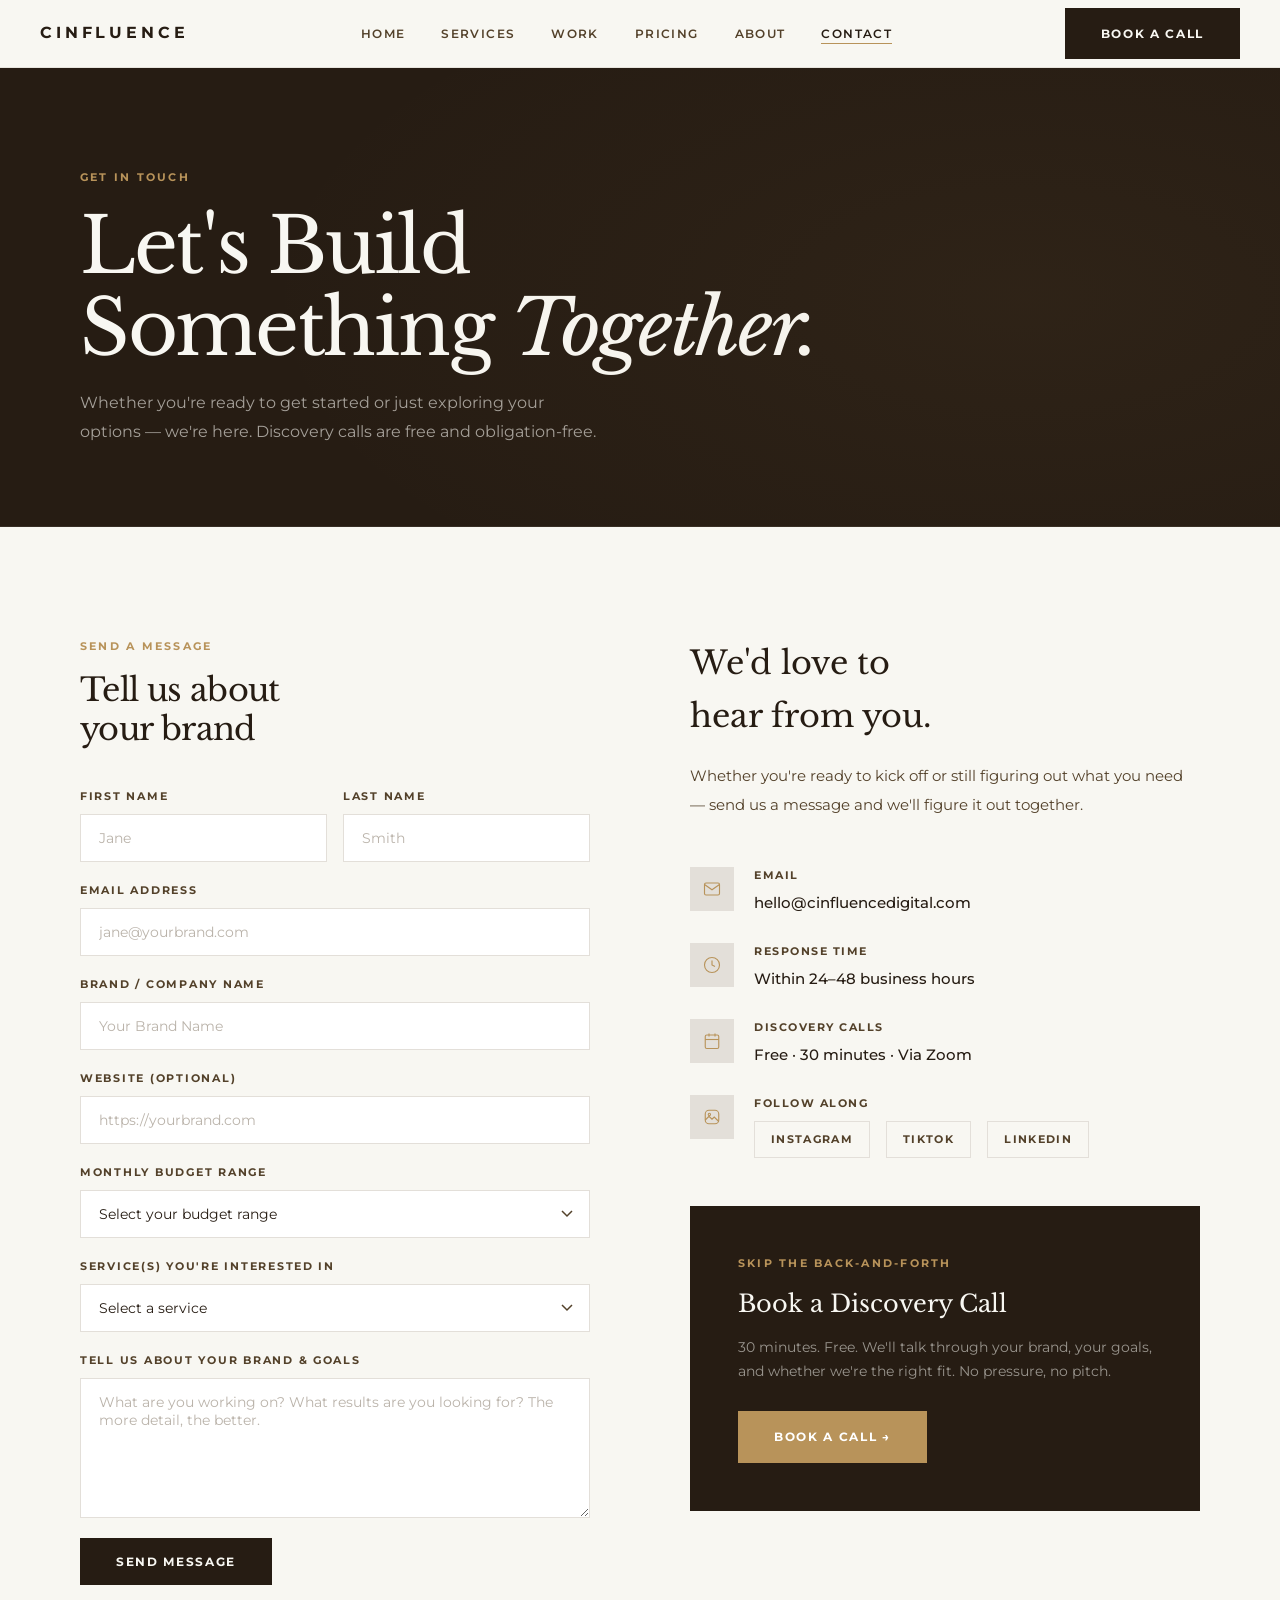
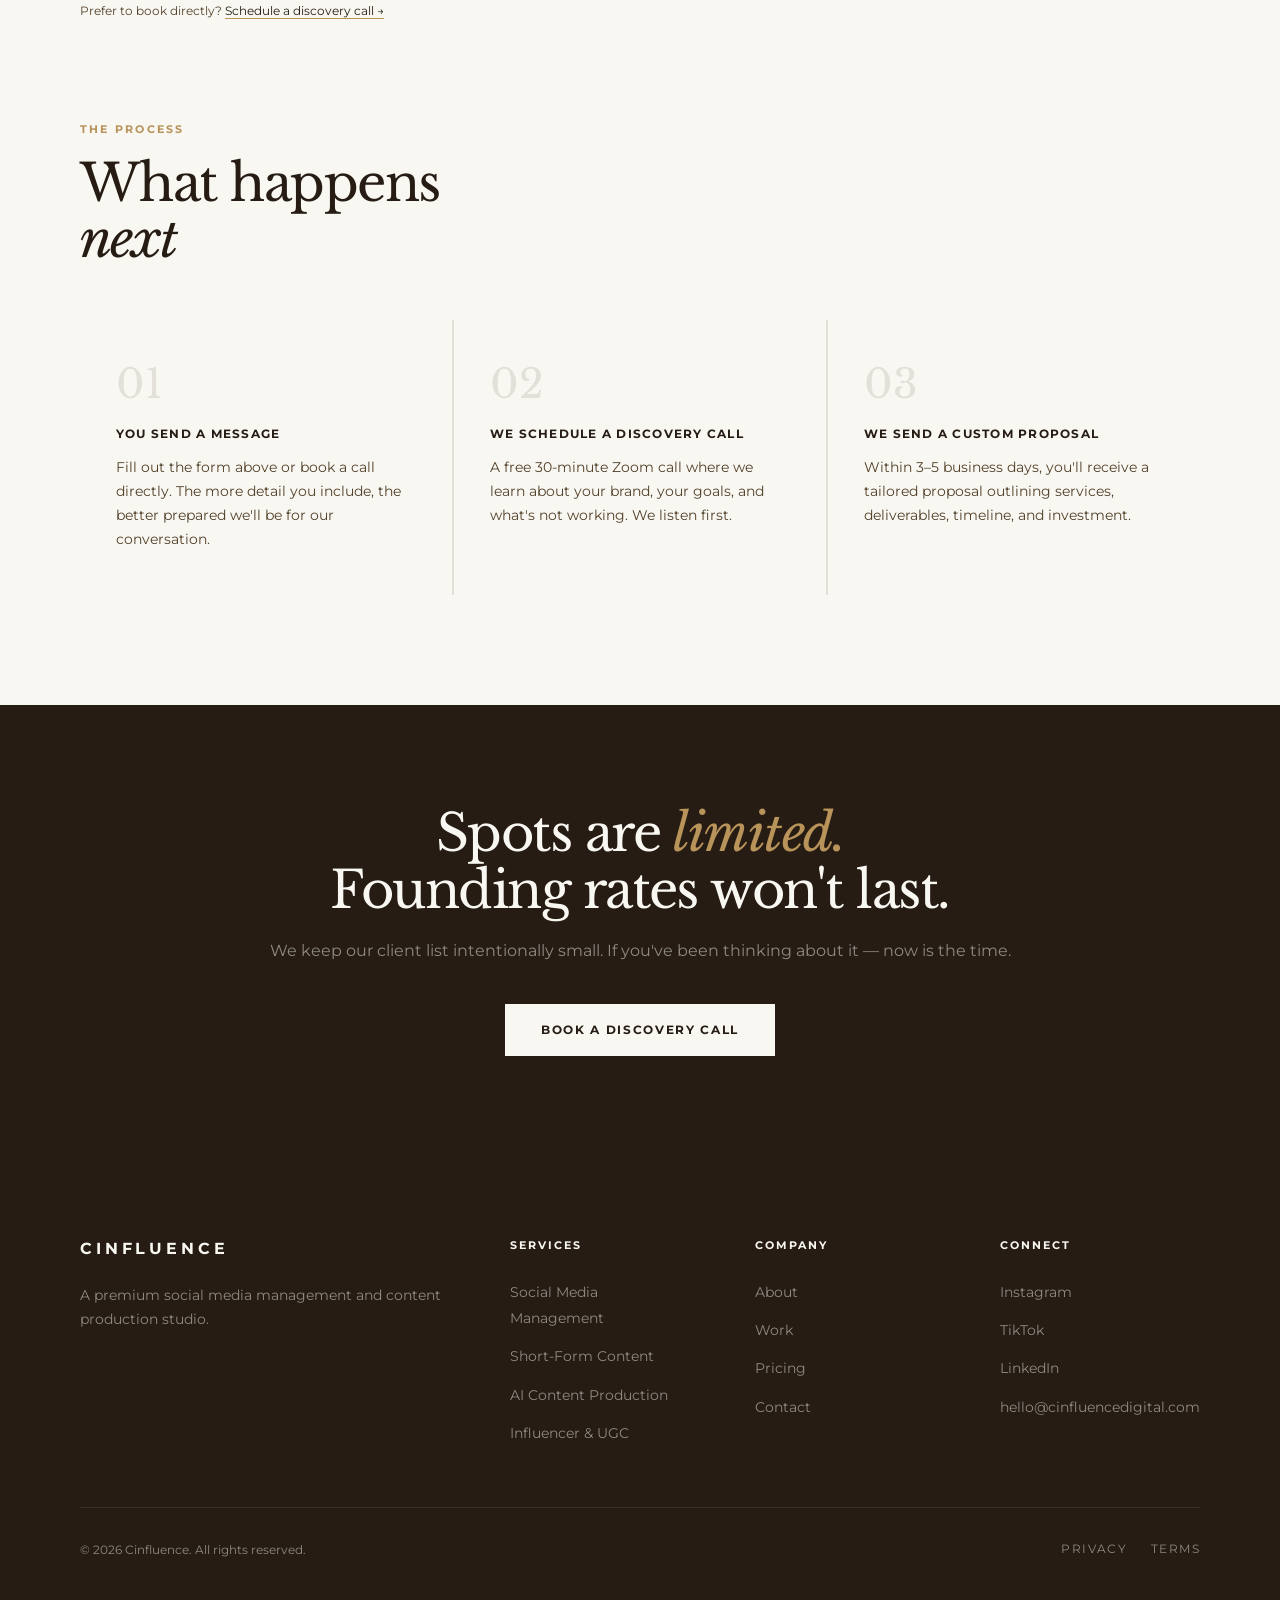
<file: contact.html>
<!DOCTYPE html>
<html lang="en">
<head>
<meta charset="UTF-8"/>
<meta name="viewport" content="width=device-width, initial-scale=1.0"/>
<title>Contact — CINFLUENCE</title>
<meta name="description" content="Book a free discovery call or send us a message. Let's build a strategy for your brand."/>
<link rel="stylesheet" href="style.css"/>
<style>
.contact-layout {
  display: grid;
  grid-template-columns: 1fr 1fr;
  gap: 100px;
  align-items: start;
}

/* Form */
.contact-form { display: flex; flex-direction: column; gap: 20px; }
.form-row { display: grid; grid-template-columns: 1fr 1fr; gap: 16px; }
.form-group { display: flex; flex-direction: column; gap: 8px; }
.form-group label {
  font-size: .68rem;
  font-weight: 700;
  letter-spacing: .16em;
  text-transform: uppercase;
  color: var(--taupe);
}
.form-group input,
.form-group select,
.form-group textarea {
  background: var(--white);
  border: 1px solid var(--stone);
  padding: 14px 18px;
  font-family: var(--ff-sans);
  font-size: .9rem;
  color: var(--espresso);
  outline: none;
  transition: border-color .2s;
  width: 100%;
  appearance: none;
  -webkit-appearance: none;
}
.form-group input::placeholder,
.form-group textarea::placeholder { color: rgba(83,65,42,.4); }
.form-group input:focus,
.form-group select:focus,
.form-group textarea:focus { border-color: var(--gold); }
.form-group textarea { resize: vertical; min-height: 140px; }
.form-group select { background-image: url("data:image/svg+xml,%3Csvg xmlns='http://www.w3.org/2000/svg' width='12' height='8' viewBox='0 0 12 8'%3E%3Cpath d='M1 1l5 5 5-5' stroke='%2353412A' fill='none' stroke-width='1.5'/%3E%3C/svg%3E"); background-repeat: no-repeat; background-position: right 16px center; padding-right: 40px; }
.form-note { font-size: .75rem; color: var(--taupe); margin-top: -4px; }
.form-note a { color: var(--espresso); border-bottom: 1px solid var(--gold); }
.form-success { display: none; text-align: center; padding: 40px; background: var(--stone); }
.form-success h3 { font-family: var(--ff-serif); font-size: 1.6rem; margin-bottom: 12px; }
.form-success p  { font-size: .9rem; color: var(--taupe); }

/* Contact info */
.contact-info-col h2 { font-family: var(--ff-serif); font-size: 2rem; font-weight: 400; margin-bottom: 20px; }
.contact-info-col > p { color: var(--taupe); line-height: 1.85; font-size: .95rem; margin-bottom: 48px; }
.contact-details { display: flex; flex-direction: column; gap: 28px; }
.contact-detail-item { display: flex; gap: 20px; align-items: flex-start; }
.contact-detail-icon {
  width: 44px; height: 44px;
  background: var(--stone);
  display: flex; align-items: center; justify-content: center;
  flex-shrink: 0;
}
.contact-detail-title { font-size: .68rem; font-weight: 700; letter-spacing: .14em; text-transform: uppercase; color: var(--taupe); margin-bottom: 6px; display: block; }
.contact-detail-val { font-size: .92rem; color: var(--espresso); font-weight: 500; }
.contact-detail-val a { color: var(--espresso); border-bottom: 1px solid transparent; transition: border-color .2s; }
.contact-detail-val a:hover { border-color: var(--gold); }
.social-links { display: flex; gap: 16px; margin-top: 8px; flex-wrap: wrap; }
.social-link {
  font-size: .7rem; font-weight: 700; letter-spacing: .12em; text-transform: uppercase;
  padding: 8px 16px;
  border: 1px solid var(--stone);
  color: var(--taupe);
  transition: all .2s;
}
.social-link:hover { background: var(--espresso); color: var(--ivory); border-color: var(--espresso); }

/* Calendly block */
.calendly-block {
  background: var(--espresso);
  padding: 48px;
  margin-top: 48px;
  position: relative;
}
.calendly-block .label { color: var(--gold); display: block; margin-bottom: 12px; }
.calendly-block h3 { font-family: var(--ff-serif); font-size: 1.5rem; font-weight: 400; color: var(--ivory); margin-bottom: 12px; }
.calendly-block p  { font-size: .85rem; color: rgba(248,247,242,.55); margin-bottom: 28px; line-height: 1.75; }

/* What to expect */
.expect-grid { display: grid; grid-template-columns: repeat(3,1fr); gap: 2px; background: var(--stone); margin-top: 80px; }
.expect-item {
  background: var(--stone);
  padding: 44px 36px;
  background: var(--ivory);
}
.expect-num { font-family: var(--ff-serif); font-size: 2.5rem; font-weight: 400; color: var(--stone); line-height: 1; margin-bottom: 20px; }
.expect-item h4 { font-size: .78rem; font-weight: 700; letter-spacing: .1em; text-transform: uppercase; margin-bottom: 12px; }
.expect-item p  { font-size: .85rem; color: var(--taupe); line-height: 1.75; }

@media (max-width: 1024px) {
  .contact-layout { grid-template-columns: 1fr; gap: 60px; }
  .expect-grid { grid-template-columns: 1fr; }
  .form-row { grid-template-columns: 1fr; }
}
</style>
</head>
<body>

<nav id="navbar">
  <div class="nav-inner">
    <a href="index.html" class="nav-logo">Cinfluence</a>
    <ul class="nav-links">
      <li><a href="index.html">Home</a></li>
      <li><a href="services.html">Services</a></li>
      <li><a href="work.html">Work</a></li>
      <li><a href="pricing.html">Pricing</a></li>
      <li><a href="about.html">About</a></li>
      <li><a href="contact.html" class="active">Contact</a></li>
    </ul>
    <div class="nav-cta">
      <a href="contact.html" class="btn btn-primary">Book A Call</a>
      <button class="hamburger" onclick="openMenu()"><span></span><span></span><span></span></button>
    </div>
  </div>
</nav>
<div class="mobile-menu" id="mobileMenu">
  <button class="mobile-close" onclick="closeMenu()">✕</button>
  <a href="index.html" onclick="closeMenu()">Home</a>
  <a href="services.html" onclick="closeMenu()">Services</a>
  <a href="work.html" onclick="closeMenu()">Work</a>
  <a href="pricing.html" onclick="closeMenu()">Pricing</a>
  <a href="about.html" onclick="closeMenu()">About</a>
  <a href="contact.html" onclick="closeMenu()">Contact</a>
  <a href="contact.html" class="btn btn-primary" onclick="closeMenu()">Book A Call</a>
</div>

<div class="nav-offset">
  <div class="page-hero">
    <div class="page-hero-bg"></div>
    <div class="container">
      <span class="label">Get In Touch</span>
      <h1 class="heading-xl">Let's Build<br>Something <em>Together.</em></h1>
      <p>Whether you're ready to get started or just exploring your options — we're here. Discovery calls are free and obligation-free.</p>
    </div>
  </div>
</div>

<!-- Contact Section -->
<section class="section">
  <div class="container">
    <div class="contact-layout">

      <!-- Form -->
      <div class="fade-up">
        <div class="section-header" style="margin-bottom:40px">
          <span class="label">Send a Message</span>
          <h2 class="heading-md">Tell us about<br>your brand</h2>
        </div>

        <!-- Success message (shown after submit) -->
        <div class="form-success" id="formSuccess">
          <svg width="40" height="40" viewBox="0 0 24 24" fill="none" stroke="var(--gold)" stroke-width="1.5" style="margin:0 auto 16px"><polyline points="20 6 9 17 4 12"/></svg>
          <h3>Message Received</h3>
          <p>Thanks for reaching out. We'll be in touch within 24–48 business hours.</p>
        </div>

        <form class="contact-form" id="contactForm" onsubmit="handleSubmit(event)">
          <div class="form-row">
            <div class="form-group">
              <label>First Name</label>
              <input type="text" name="first_name" placeholder="Jane" required/>
            </div>
            <div class="form-group">
              <label>Last Name</label>
              <input type="text" name="last_name" placeholder="Smith" required/>
            </div>
          </div>
          <div class="form-group">
            <label>Email Address</label>
            <input type="email" name="email" placeholder="jane@yourbrand.com" required/>
          </div>
          <div class="form-group">
            <label>Brand / Company Name</label>
            <input type="text" name="brand" placeholder="Your Brand Name" required/>
          </div>
          <div class="form-group">
            <label>Website (optional)</label>
            <input type="url" name="website" placeholder="https://yourbrand.com"/>
          </div>
          <div class="form-group">
            <label>Monthly Budget Range</label>
            <select name="budget" required>
              <option value="" disabled selected>Select your budget range</option>
              <option>Under $800/mo</option>
              <option>$800 – $1,500/mo</option>
              <option>$1,500 – $2,500/mo</option>
              <option>$2,500+/mo</option>
              <option>Strategy Intensive only ($300)</option>
              <option>Not sure yet</option>
            </select>
          </div>
          <div class="form-group">
            <label>Service(s) You're Interested In</label>
            <select name="service" required>
              <option value="" disabled selected>Select a service</option>
              <option>Social Media Management</option>
              <option>Short-Form Content / Reels</option>
              <option>AI Content Production</option>
              <option>Influencer & UGC Management</option>
              <option>Paid Advertising</option>
              <option>Email Marketing</option>
              <option>Website Design & Development</option>
              <option>Full-Service Package</option>
              <option>Strategy Intensive — $300</option>
              <option>Custom Proposal</option>
            </select>
          </div>
          <div class="form-group">
            <label>Tell Us About Your Brand & Goals</label>
            <textarea name="message" placeholder="What are you working on? What results are you looking for? The more detail, the better." required></textarea>
          </div>
          <button type="submit" class="btn btn-primary" style="align-self:flex-start">Send Message</button>
          <p class="form-note">Prefer to book directly? <a href="https://calendly.com/hyacinth-cinfluencedigital/discovery-call" target="_blank">Schedule a discovery call →</a></p>
        </form>
      </div>

      <!-- Info Column -->
      <div class="fade-up">
        <div class="contact-info-col">
          <h2>We'd love to<br>hear from you.</h2>
          <p>Whether you're ready to kick off or still figuring out what you need — send us a message and we'll figure it out together.</p>

          <div class="contact-details">
            <div class="contact-detail-item">
              <div class="contact-detail-icon">
                <svg width="18" height="18" viewBox="0 0 24 24" fill="none" stroke="var(--gold)" stroke-width="1.5"><path d="M4 4h16c1.1 0 2 .9 2 2v12c0 1.1-.9 2-2 2H4c-1.1 0-2-.9-2-2V6c0-1.1.9-2 2-2z"/><polyline points="22,6 12,13 2,6"/></svg>
              </div>
              <div>
                <span class="contact-detail-title">Email</span>
                <div class="contact-detail-val"><a href="mailto:hello@cinfluencedigital.com">hello@cinfluencedigital.com</a></div>
              </div>
            </div>
            <div class="contact-detail-item">
              <div class="contact-detail-icon">
                <svg width="18" height="18" viewBox="0 0 24 24" fill="none" stroke="var(--gold)" stroke-width="1.5"><circle cx="12" cy="12" r="10"/><polyline points="12 6 12 12 16 14"/></svg>
              </div>
              <div>
                <span class="contact-detail-title">Response Time</span>
                <div class="contact-detail-val">Within 24–48 business hours</div>
              </div>
            </div>
            <div class="contact-detail-item">
              <div class="contact-detail-icon">
                <svg width="18" height="18" viewBox="0 0 24 24" fill="none" stroke="var(--gold)" stroke-width="1.5"><rect x="3" y="4" width="18" height="18" rx="2"/><line x1="16" y1="2" x2="16" y2="6"/><line x1="8" y1="2" x2="8" y2="6"/><line x1="3" y1="10" x2="21" y2="10"/></svg>
              </div>
              <div>
                <span class="contact-detail-title">Discovery Calls</span>
                <div class="contact-detail-val">Free · 30 minutes · Via Zoom</div>
              </div>
            </div>
            <div class="contact-detail-item">
              <div class="contact-detail-icon">
                <svg width="18" height="18" viewBox="0 0 24 24" fill="none" stroke="var(--gold)" stroke-width="1.5"><rect x="3" y="3" width="18" height="18" rx="5"/><circle cx="8.5" cy="8.5" r="1.5"/><path d="M3 16l5-5 4 4 3-3 6 6"/></svg>
              </div>
              <div>
                <span class="contact-detail-title">Follow Along</span>
                <div class="social-links">
                  <a href="#" class="social-link">Instagram</a>
                  <a href="#" class="social-link">TikTok</a>
                  <a href="#" class="social-link">LinkedIn</a>
                </div>
              </div>
            </div>
          </div>

          <!-- Calendly CTA block -->
          <div class="calendly-block">
            <span class="label">Skip the back-and-forth</span>
            <h3>Book a Discovery Call</h3>
            <p>30 minutes. Free. We'll talk through your brand, your goals, and whether we're the right fit. No pressure, no pitch.</p>
            <!-- ATTACH: Replace href with your actual Calendly link -->
            <a href="https://calendly.com/hyacinth-cinfluencedigital/discovery-call" target="_blank" class="btn btn-gold">Book a Call →</a>
          </div>
        </div>
      </div>

    </div>

    <!-- What to expect -->
    <div style="margin-top:100px" class="fade-up">
      <div class="section-header" style="margin-bottom:0">
        <span class="label">The Process</span>
        <h2 class="heading-lg">What happens<br><em>next</em></h2>
      </div>
      <div class="expect-grid" style="margin-top:52px">
        <div class="expect-item">
          <div class="expect-num">01</div>
          <h4>You Send a Message</h4>
          <p>Fill out the form above or book a call directly. The more detail you include, the better prepared we'll be for our conversation.</p>
        </div>
        <div class="expect-item">
          <div class="expect-num">02</div>
          <h4>We Schedule a Discovery Call</h4>
          <p>A free 30-minute Zoom call where we learn about your brand, your goals, and what's not working. We listen first.</p>
        </div>
        <div class="expect-item">
          <div class="expect-num">03</div>
          <h4>We Send a Custom Proposal</h4>
          <p>Within 3–5 business days, you'll receive a tailored proposal outlining services, deliverables, timeline, and investment.</p>
        </div>
      </div>
    </div>
  </div>
</section>

<!-- Final CTA Band -->
<div class="statement-band" style="padding:100px 0">
  <div class="container fade-up">
    <h2 class="heading-lg" style="color:var(--ivory);margin-bottom:20px">Spots are <em>limited.</em><br>Founding rates won't last.</h2>
    <p style="color:rgba(248,247,242,.5);margin-bottom:40px">We keep our client list intentionally small. If you've been thinking about it — now is the time.</p>
    <a href="https://calendly.com/hyacinth-cinfluencedigital/discovery-call" target="_blank" class="btn btn-ivory">Book a Discovery Call</a>
  </div>
</div>

<footer>
  <div class="container">
    <div class="footer-top">
      <div><span class="footer-logo">Cinfluence</span><p class="footer-tagline">A premium social media management and content production studio.</p></div>
      <div class="footer-col"><h5>Services</h5><ul class="footer-links"><li><a href="services.html">Social Media Management</a></li><li><a href="services.html">Short-Form Content</a></li><li><a href="services.html">AI Content Production</a></li><li><a href="services.html">Influencer & UGC</a></li></ul></div>
      <div class="footer-col"><h5>Company</h5><ul class="footer-links"><li><a href="about.html">About</a></li><li><a href="work.html">Work</a></li><li><a href="pricing.html">Pricing</a></li><li><a href="contact.html">Contact</a></li></ul></div>
      <div class="footer-col"><h5>Connect</h5><ul class="footer-links"><li><a href="https://instagram.com/cinfluencedigital" target="_blank">Instagram</a></li><li><a href="https://tiktok.com/@cinfluencedigital" target="_blank">TikTok</a></li><li><a href="https://linkedin.com/company/cinfluencedigital" target="_blank">LinkedIn</a></li><li><a href="mailto:hello@cinfluencedigital.com">hello@cinfluencedigital.com</a></li></ul></div>
    </div>
    <div class="footer-bottom"><span>© 2026 Cinfluence. All rights reserved.</span><div class="footer-social"><a href="#">Privacy</a><a href="#">Terms</a></div></div>
  </div>
</footer>

<script src="main.js"></script>
<script>
function handleSubmit(e) {
  e.preventDefault();
  // For Netlify Forms: add data-netlify="true" to the form tag and this will work automatically on deploy
  // For now, shows success state
  document.getElementById('contactForm').style.display = 'none';
  document.getElementById('formSuccess').style.display = 'block';
  window.scrollTo({ top: document.getElementById('formSuccess').offsetTop - 100, behavior: 'smooth' });
}
</script>
</body>
</html>
</file>
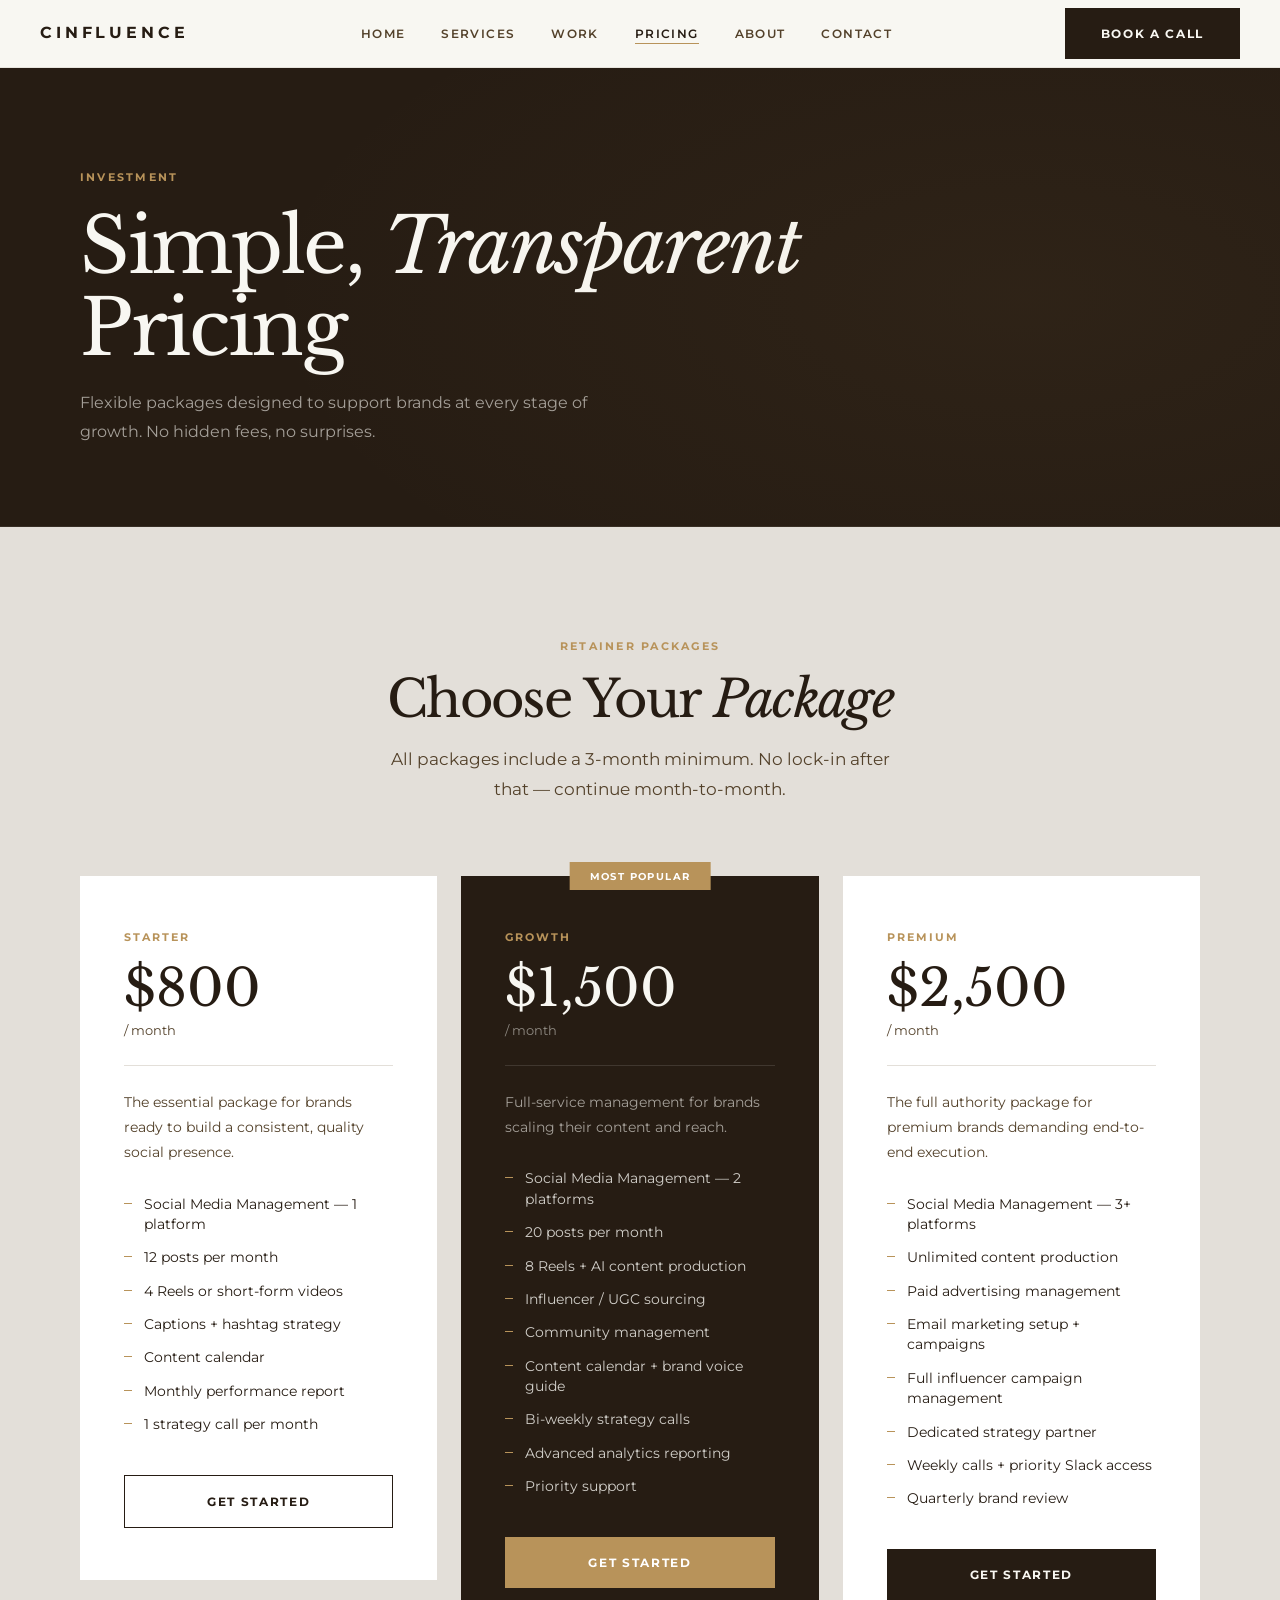
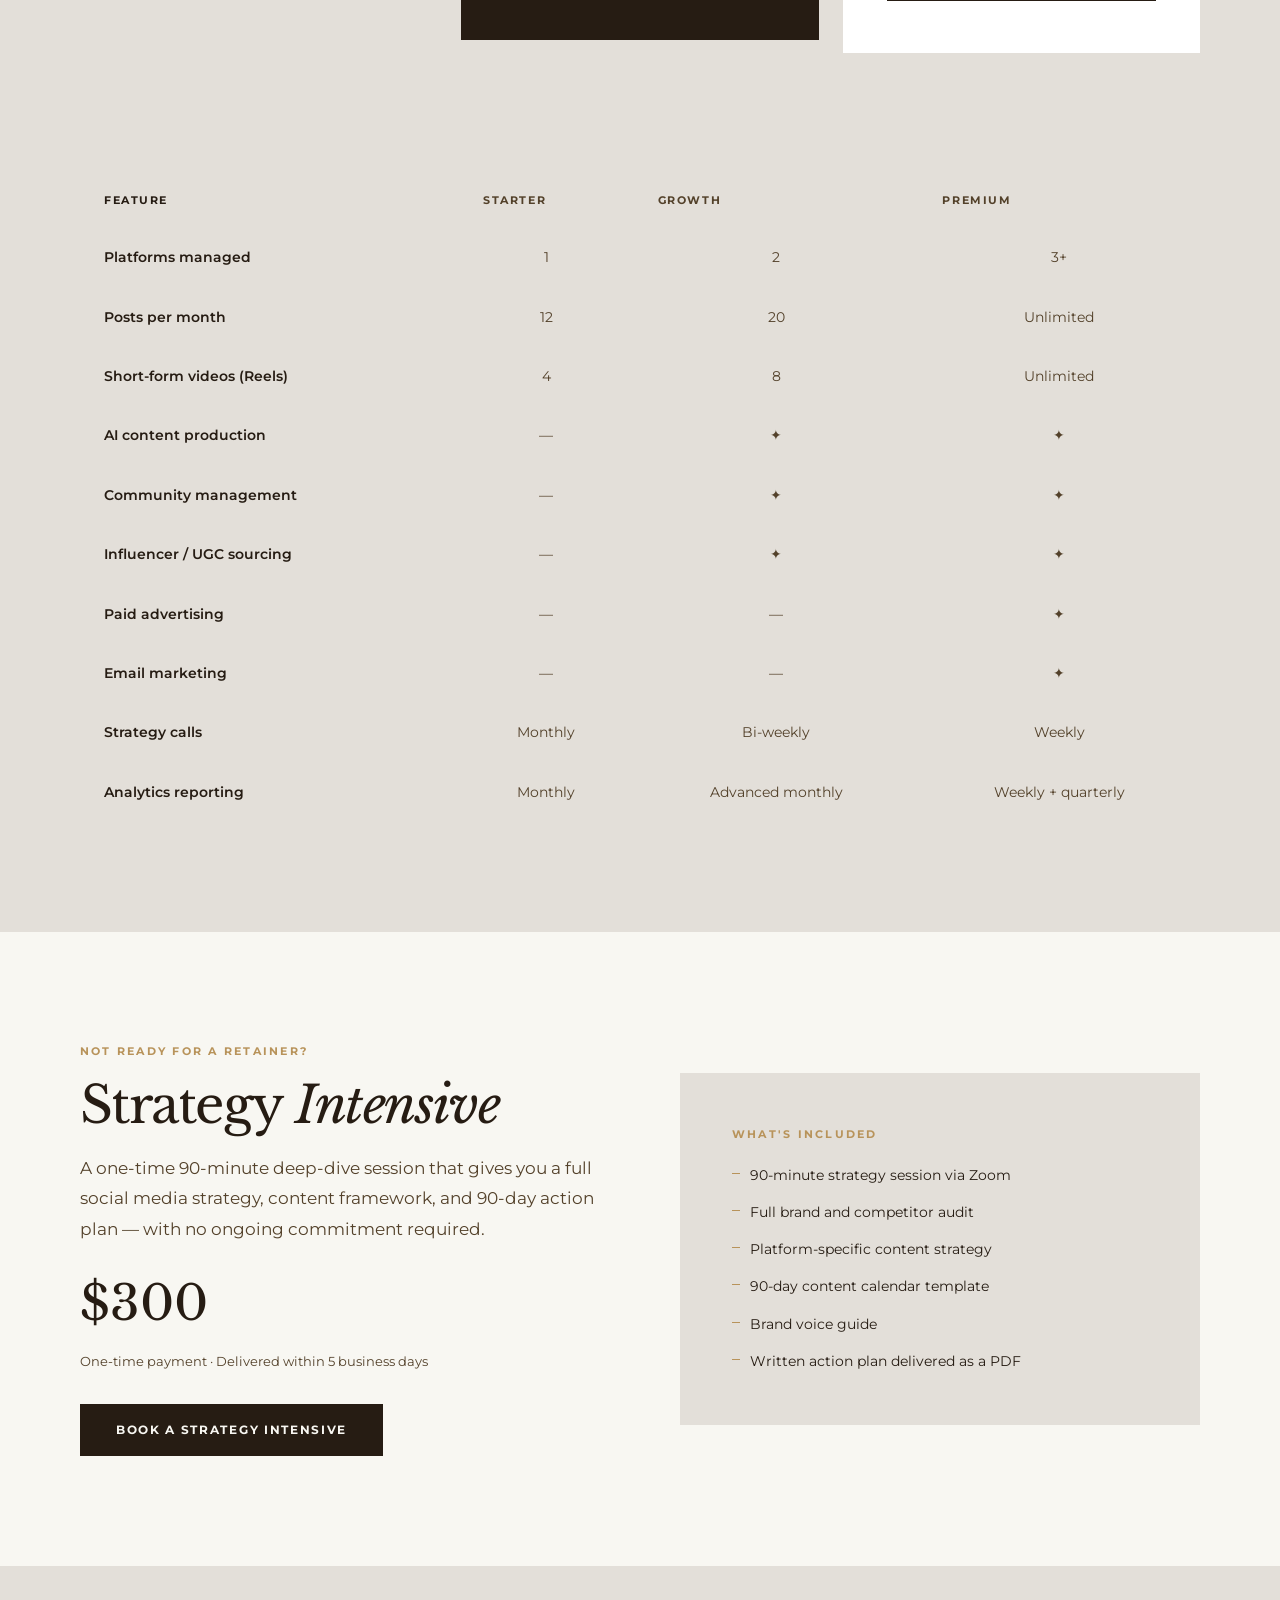
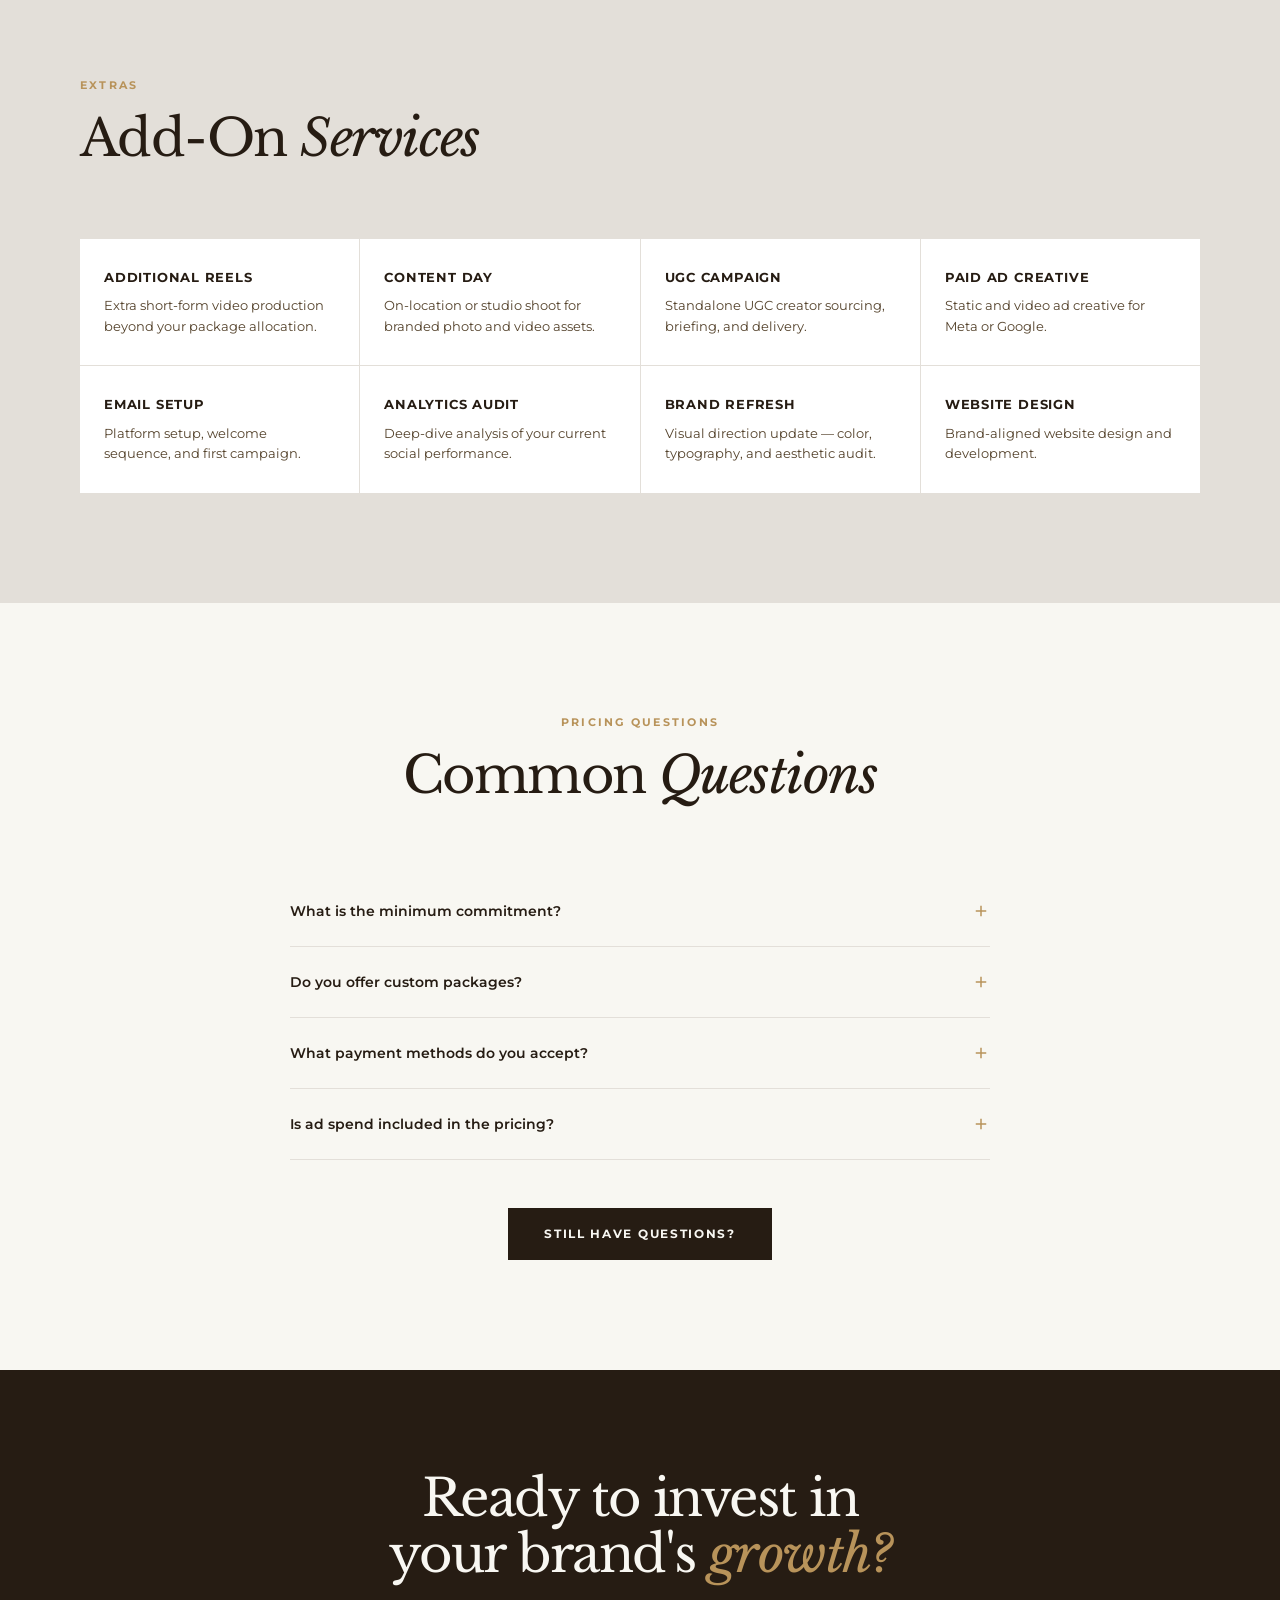
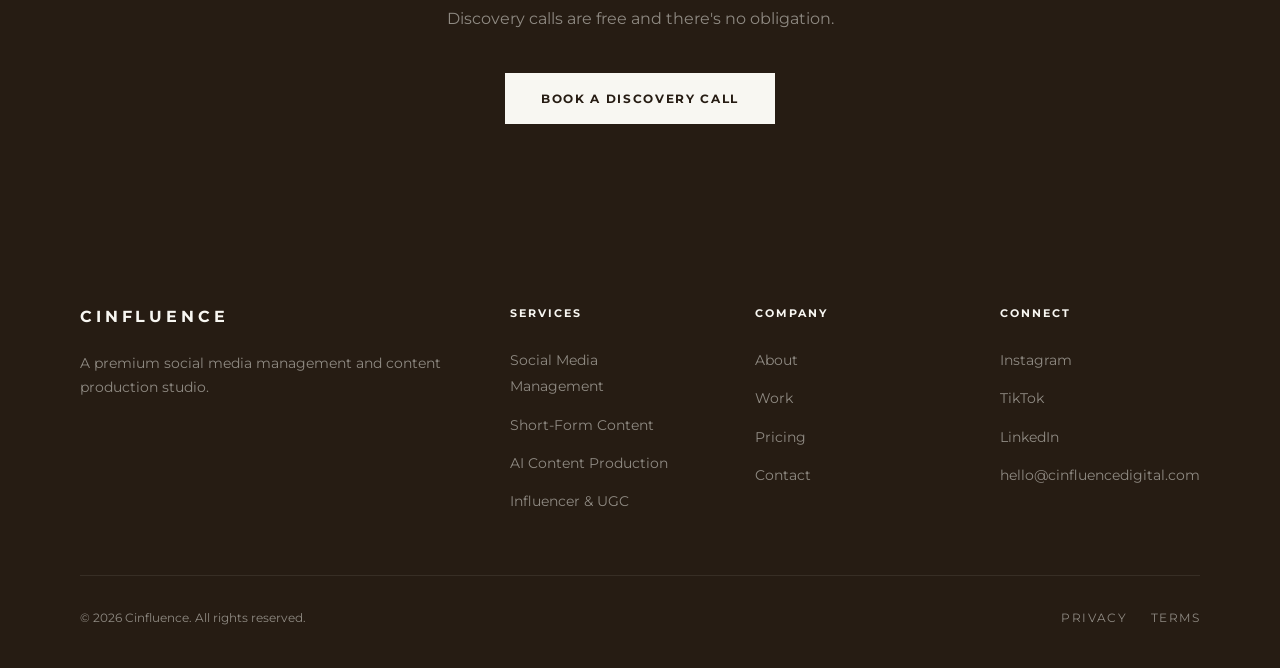
<file: pricing.html>
<!DOCTYPE html>
<html lang="en">
<head>
<meta charset="UTF-8"/>
<meta name="viewport" content="width=device-width, initial-scale=1.0"/>
<title>Pricing — CINFLUENCE</title>
<meta name="description" content="Simple, transparent pricing for social media management, content production, and digital growth services."/>
<link rel="stylesheet" href="style.css"/>
<style>
.pricing-grid {
  display: grid;
  grid-template-columns: repeat(3,1fr);
  gap: 24px;
  align-items: start;
  margin-top: 64px;
}
.pricing-card {
  padding: 52px 44px;
  position: relative;
  transition: transform .3s var(--ease), box-shadow .3s;
}
.pricing-card:hover { transform: translateY(-6px); box-shadow: 0 24px 60px rgba(38,28,19,.1); }
.pricing-card--light { background: var(--white); }
.pricing-card--featured { background: var(--espresso); color: var(--ivory); }
.pricing-featured-tag {
  position: absolute;
  top: -14px; left: 50%; transform: translateX(-50%);
  background: var(--gold);
  color: var(--white);
  font-size: .62rem; font-weight: 700; letter-spacing: .14em; text-transform: uppercase;
  padding: 6px 20px;
  white-space: nowrap;
}
.pricing-tier { font-size: .7rem; font-weight: 700; letter-spacing: .18em; text-transform: uppercase; color: var(--gold); margin-bottom: 16px; display: block; }
.pricing-price { font-family: var(--ff-serif); font-size: 3.2rem; font-weight: 400; line-height: 1; margin-bottom: 6px; }
.pricing-period { font-size: .8rem; color: var(--taupe); margin-bottom: 6px; }
.pricing-card--featured .pricing-period { color: rgba(248,247,242,.5); }
.pricing-founding { font-size: .75rem; color: var(--gold); font-weight: 600; margin-bottom: 28px; display: block; }
.pricing-divider { border: none; border-top: 1px solid var(--stone); margin: 24px 0; }
.pricing-card--featured .pricing-divider { border-color: rgba(248,247,242,.12); }
.pricing-desc { font-size: .9rem; color: var(--taupe); line-height: 1.75; margin-bottom: 28px; }
.pricing-card--featured .pricing-desc { color: rgba(248,247,242,.6); }
.pricing-features { list-style: none; display: flex; flex-direction: column; gap: 13px; margin-bottom: 40px; }
.pricing-feature {
  font-size: .85rem;
  padding-left: 20px;
  position: relative;
  color: var(--espresso);
  line-height: 1.5;
}
.pricing-card--featured .pricing-feature { color: rgba(248,247,242,.82); }
.pricing-feature::before { content: ''; position: absolute; left: 0; top: 9px; width: 8px; height: 1px; background: var(--gold); }

/* Comparison table */
.compare-table { width: 100%; border-collapse: collapse; margin-top: 60px; }
.compare-table th, .compare-table td { padding: 18px 24px; text-align: left; border-bottom: 1px solid var(--stone); font-size: .85rem; }
.compare-table th { font-size: .7rem; font-weight: 700; letter-spacing: .14em; text-transform: uppercase; color: var(--taupe); background: var(--stone); }
.compare-table th:first-child { color: var(--espresso); }
.compare-table td:first-child { font-weight: 600; color: var(--espresso); }
.compare-table td:not(:first-child) { text-align: center; color: var(--taupe); }
.check { color: var(--gold); font-size: 1rem; }
.dash  { color: var(--stone); }

/* Addons */
.addons-grid { display: grid; grid-template-columns: repeat(4,1fr); gap: 1px; background: var(--stone); margin-top: 52px; }
.addon-item { background: var(--white); padding: 28px 24px; }
.addon-item h4 { font-size: .82rem; font-weight: 700; letter-spacing: .06em; text-transform: uppercase; margin-bottom: 8px; }
.addon-item p  { font-size: .8rem; color: var(--taupe); line-height: 1.6; }

/* FAQ */
.faq-list { max-width: 700px; margin: 0 auto; }
.faq-item { border-bottom: 1px solid var(--stone); }
.faq-q {
  width: 100%; background: none; border: none;
  text-align: left; padding: 26px 0;
  display: flex; justify-content: space-between; align-items: center;
  font-size: .9rem; font-weight: 600; color: var(--espresso); gap: 20px;
}
.faq-icon { width: 18px; height: 18px; flex-shrink: 0; color: var(--gold); transition: transform .3s var(--ease); }
.faq-a { max-height: 0; overflow: hidden; transition: max-height .4s var(--ease), padding .3s; font-size: .88rem; color: var(--taupe); line-height: 1.8; }
.faq-item.open .faq-a   { max-height: 200px; padding-bottom: 26px; }
.faq-item.open .faq-icon { transform: rotate(45deg); }
.strategy-intensive-grid { display: grid; grid-template-columns: 1fr 1fr; gap: 80px; align-items: center; }

@media (max-width: 1024px) {
  .pricing-grid { grid-template-columns: 1fr; max-width: 500px; margin-left: auto; margin-right: auto; }
  .addons-grid { grid-template-columns: repeat(2,1fr); }
  .compare-table { display: none; }
  .strategy-intensive-grid { grid-template-columns: 1fr; gap: 48px; }
}
@media (max-width: 768px) {
  .pricing-card { padding: 44px 28px; }
  .addons-grid { grid-template-columns: 1fr; }
}
</style>
</head>
<body>

<nav id="navbar">
  <div class="nav-inner">
    <a href="index.html" class="nav-logo">Cinfluence</a>
    <ul class="nav-links">
      <li><a href="index.html">Home</a></li>
      <li><a href="services.html">Services</a></li>
      <li><a href="work.html">Work</a></li>
      <li><a href="pricing.html" class="active">Pricing</a></li>
      <li><a href="about.html">About</a></li>
      <li><a href="contact.html">Contact</a></li>
    </ul>
    <div class="nav-cta">
      <a href="contact.html" class="btn btn-primary">Book A Call</a>
      <button class="hamburger" onclick="openMenu()"><span></span><span></span><span></span></button>
    </div>
  </div>
</nav>
<div class="mobile-menu" id="mobileMenu">
  <button class="mobile-close" onclick="closeMenu()">✕</button>
  <a href="index.html" onclick="closeMenu()">Home</a>
  <a href="services.html" onclick="closeMenu()">Services</a>
  <a href="work.html" onclick="closeMenu()">Work</a>
  <a href="pricing.html" onclick="closeMenu()">Pricing</a>
  <a href="about.html" onclick="closeMenu()">About</a>
  <a href="contact.html" onclick="closeMenu()">Contact</a>
  <a href="contact.html" class="btn btn-primary" onclick="closeMenu()">Book A Call</a>
</div>

<div class="nav-offset">
  <div class="page-hero">
    <div class="page-hero-bg"></div>
    <div class="container">
      <span class="label">Investment</span>
      <h1 class="heading-xl">Simple, <em>Transparent</em><br>Pricing</h1>
      <p>Flexible packages designed to support brands at every stage of growth. No hidden fees, no surprises.</p>
    </div>
  </div>
</div>

<!-- Pricing Cards -->
<section class="section section--stone">
  <div class="container">
    <div class="section-header center fade-up">
      <span class="label">Retainer Packages</span>
      <h2 class="heading-lg">Choose Your <em>Package</em></h2>
      <p class="body-lg">All packages include a 3-month minimum. No lock-in after that — continue month-to-month.</p>
    </div>
    <div class="pricing-grid fade-up">

      <!-- Starter -->
      <div class="pricing-card pricing-card--light">
        <span class="pricing-tier">Starter</span>
        <div class="pricing-price">$800</div>
        <div class="pricing-period">/ month</div>
        
        <hr class="pricing-divider"/>
        <p class="pricing-desc">The essential package for brands ready to build a consistent, quality social presence.</p>
        <ul class="pricing-features">
          <li class="pricing-feature">Social Media Management — 1 platform</li>
          <li class="pricing-feature">12 posts per month</li>
          <li class="pricing-feature">4 Reels or short-form videos</li>
          <li class="pricing-feature">Captions + hashtag strategy</li>
          <li class="pricing-feature">Content calendar</li>
          <li class="pricing-feature">Monthly performance report</li>
          <li class="pricing-feature">1 strategy call per month</li>
        </ul>
        <a href="contact.html" class="btn btn-outline" style="width:100%;text-align:center">Get Started</a>
      </div>

      <!-- Growth — Featured -->
      <div class="pricing-card pricing-card--featured">
        <div class="pricing-featured-tag">Most Popular</div>
        <span class="pricing-tier">Growth</span>
        <div class="pricing-price">$1,500</div>
        <div class="pricing-period">/ month</div>
        
        <hr class="pricing-divider"/>
        <p class="pricing-desc">Full-service management for brands scaling their content and reach.</p>
        <ul class="pricing-features">
          <li class="pricing-feature">Social Media Management — 2 platforms</li>
          <li class="pricing-feature">20 posts per month</li>
          <li class="pricing-feature">8 Reels + AI content production</li>
          <li class="pricing-feature">Influencer / UGC sourcing</li>
          <li class="pricing-feature">Community management</li>
          <li class="pricing-feature">Content calendar + brand voice guide</li>
          <li class="pricing-feature">Bi-weekly strategy calls</li>
          <li class="pricing-feature">Advanced analytics reporting</li>
          <li class="pricing-feature">Priority support</li>
        </ul>
        <a href="contact.html" class="btn btn-gold" style="width:100%;text-align:center">Get Started</a>
      </div>

      <!-- Authority -->
      <div class="pricing-card pricing-card--light">
        <span class="pricing-tier">Premium</span>
        <div class="pricing-price">$2,500</div>
        <div class="pricing-period">/ month</div>
        
        <hr class="pricing-divider"/>
        <p class="pricing-desc">The full authority package for premium brands demanding end-to-end execution.</p>
        <ul class="pricing-features">
          <li class="pricing-feature">Social Media Management — 3+ platforms</li>
          <li class="pricing-feature">Unlimited content production</li>
          <li class="pricing-feature">Paid advertising management</li>
          <li class="pricing-feature">Email marketing setup + campaigns</li>
          <li class="pricing-feature">Full influencer campaign management</li>
          <li class="pricing-feature">Dedicated strategy partner</li>
          <li class="pricing-feature">Weekly calls + priority Slack access</li>
          <li class="pricing-feature">Quarterly brand review</li>
        </ul>
        <a href="contact.html" class="btn btn-primary" style="width:100%;text-align:center">Get Started</a>
      </div>

    </div>

    <!-- Comparison Table -->
    <div class="fade-up" style="overflow-x:auto;margin-top:60px">
      <table class="compare-table">
        <thead>
          <tr>
            <th>Feature</th>
            <th>Starter</th>
            <th>Growth</th>
            <th>Premium</th>
          </tr>
        </thead>
        <tbody>
          <tr><td>Platforms managed</td><td>1</td><td>2</td><td>3+</td></tr>
          <tr><td>Posts per month</td><td>12</td><td>20</td><td>Unlimited</td></tr>
          <tr><td>Short-form videos (Reels)</td><td>4</td><td>8</td><td>Unlimited</td></tr>
          <tr><td>AI content production</td><td class="dash">—</td><td class="check">✦</td><td class="check">✦</td></tr>
          <tr><td>Community management</td><td class="dash">—</td><td class="check">✦</td><td class="check">✦</td></tr>
          <tr><td>Influencer / UGC sourcing</td><td class="dash">—</td><td class="check">✦</td><td class="check">✦</td></tr>
          <tr><td>Paid advertising</td><td class="dash">—</td><td class="dash">—</td><td class="check">✦</td></tr>
          <tr><td>Email marketing</td><td class="dash">—</td><td class="dash">—</td><td class="check">✦</td></tr>
          <tr><td>Strategy calls</td><td>Monthly</td><td>Bi-weekly</td><td>Weekly</td></tr>
          <tr><td>Analytics reporting</td><td>Monthly</td><td>Advanced monthly</td><td>Weekly + quarterly</td></tr>
        </tbody>
      </table>
    </div>
  </div>
</section>

<!-- Strategy Intensive -->
<section class="section">
  <div class="container">
    <div class="strategy-intensive-grid fade-up">
      <div>
        <span class="label" style="color:var(--gold);display:block;margin-bottom:16px">Not ready for a retainer?</span>
        <h2 class="heading-lg">Strategy <em>Intensive</em></h2>
        <p class="body-lg" style="margin:20px 0">A one-time 90-minute deep-dive session that gives you a full social media strategy, content framework, and 90-day action plan — with no ongoing commitment required.</p>
        <div style="font-family:var(--ff-serif);font-size:3rem;font-weight:400;margin-bottom:8px">$300</div>
        <p style="font-size:.8rem;color:var(--taupe);margin-bottom:32px">One-time payment · Delivered within 5 business days</p>
        <a href="contact.html" class="btn btn-primary">Book a Strategy Intensive</a>
      </div>
      <div style="background:var(--stone);padding:52px;display:flex;flex-direction:column;gap:20px">
        <div class="label" style="color:var(--gold)">What's included</div>
        <ul style="list-style:none;display:flex;flex-direction:column;gap:14px">
          <li style="font-size:.88rem;padding-left:18px;position:relative;color:var(--espresso)"><span style="position:absolute;left:0;top:9px;width:8px;height:1px;background:var(--gold);display:block"></span>90-minute strategy session via Zoom</li>
          <li style="font-size:.88rem;padding-left:18px;position:relative;color:var(--espresso)"><span style="position:absolute;left:0;top:9px;width:8px;height:1px;background:var(--gold);display:block"></span>Full brand and competitor audit</li>
          <li style="font-size:.88rem;padding-left:18px;position:relative;color:var(--espresso)"><span style="position:absolute;left:0;top:9px;width:8px;height:1px;background:var(--gold);display:block"></span>Platform-specific content strategy</li>
          <li style="font-size:.88rem;padding-left:18px;position:relative;color:var(--espresso)"><span style="position:absolute;left:0;top:9px;width:8px;height:1px;background:var(--gold);display:block"></span>90-day content calendar template</li>
          <li style="font-size:.88rem;padding-left:18px;position:relative;color:var(--espresso)"><span style="position:absolute;left:0;top:9px;width:8px;height:1px;background:var(--gold);display:block"></span>Brand voice guide</li>
          <li style="font-size:.88rem;padding-left:18px;position:relative;color:var(--espresso)"><span style="position:absolute;left:0;top:9px;width:8px;height:1px;background:var(--gold);display:block"></span>Written action plan delivered as a PDF</li>
        </ul>
      </div>
    </div>
  </div>
</section>

<!-- Add-Ons -->
<section class="section section--stone">
  <div class="container">
    <div class="section-header fade-up">
      <span class="label">Extras</span>
      <h2 class="heading-lg">Add-On <em>Services</em></h2>
    </div>
    <div class="addons-grid fade-up">
      <div class="addon-item"><h4>Additional Reels</h4><p>Extra short-form video production beyond your package allocation.</p></div>
      <div class="addon-item"><h4>Content Day</h4><p>On-location or studio shoot for branded photo and video assets.</p></div>
      <div class="addon-item"><h4>UGC Campaign</h4><p>Standalone UGC creator sourcing, briefing, and delivery.</p></div>
      <div class="addon-item"><h4>Paid Ad Creative</h4><p>Static and video ad creative for Meta or Google.</p></div>
      <div class="addon-item"><h4>Email Setup</h4><p>Platform setup, welcome sequence, and first campaign.</p></div>
      <div class="addon-item"><h4>Analytics Audit</h4><p>Deep-dive analysis of your current social performance.</p></div>
      <div class="addon-item"><h4>Brand Refresh</h4><p>Visual direction update — color, typography, and aesthetic audit.</p></div>
      <div class="addon-item"><h4>Website Design</h4><p>Brand-aligned website design and development.</p></div>
    </div>
  </div>
</section>

<!-- Pricing FAQ -->
<section class="section">
  <div class="container">
    <div class="section-header center fade-up">
      <span class="label">Pricing Questions</span>
      <h2 class="heading-lg">Common <em>Questions</em></h2>
    </div>
    <div class="faq-list fade-up">
      <div class="faq-item"><button class="faq-q" onclick="toggleFaq(this)">What is the minimum commitment?<svg class="faq-icon" viewBox="0 0 24 24" fill="none" stroke="currentColor" stroke-width="2"><line x1="12" y1="5" x2="12" y2="19"/><line x1="5" y1="12" x2="19" y2="12"/></svg></button><div class="faq-a">We ask for a 3-month minimum on all retainer packages. Social media growth is a compounding process — 3 months is the realistic minimum to see meaningful, data-backed results. After that, we work month-to-month.</div></div>

      <div class="faq-item"><button class="faq-q" onclick="toggleFaq(this)">Do you offer custom packages?<svg class="faq-icon" viewBox="0 0 24 24" fill="none" stroke="currentColor" stroke-width="2"><line x1="12" y1="5" x2="12" y2="19"/><line x1="5" y1="12" x2="19" y2="12"/></svg></button><div class="faq-a">Yes. If none of the packages fit your needs, we'll build a custom proposal. Book a discovery call and we'll figure out what makes sense for your brand, budget, and goals.</div></div>
      <div class="faq-item"><button class="faq-q" onclick="toggleFaq(this)">What payment methods do you accept?<svg class="faq-icon" viewBox="0 0 24 24" fill="none" stroke="currentColor" stroke-width="2"><line x1="12" y1="5" x2="12" y2="19"/><line x1="5" y1="12" x2="19" y2="12"/></svg></button><div class="faq-a">We accept bank transfers, PayPal, Wise, and major credit cards. Invoices are issued monthly in advance. Payment details are confirmed during onboarding.</div></div>
      <div class="faq-item"><button class="faq-q" onclick="toggleFaq(this)">Is ad spend included in the pricing?<svg class="faq-icon" viewBox="0 0 24 24" fill="none" stroke="currentColor" stroke-width="2"><line x1="12" y1="5" x2="12" y2="19"/><line x1="5" y1="12" x2="19" y2="12"/></svg></button><div class="faq-a">No. Ad spend (the budget you put into Meta or Google) is separate from our management fee and paid directly to the ad platforms. Our fee covers strategy, creative, and campaign management.</div></div>
    </div>
    <div style="text-align:center;margin-top:48px" class="fade-up">
      <a href="contact.html" class="btn btn-primary">Still Have Questions?</a>
    </div>
  </div>
</section>

<!-- CTA -->
<div class="statement-band" style="padding:100px 0">
  <div class="container fade-up">
    <h2 class="heading-lg" style="color:var(--ivory);margin-bottom:24px">Ready to invest in<br>your brand's <em>growth?</em></h2>
    <p style="color:rgba(248,247,242,.5);margin-bottom:40px">Discovery calls are free and there's no obligation.</p>
    <a href="contact.html" class="btn btn-ivory">Book a Discovery Call</a>
  </div>
</div>

<footer>
  <div class="container">
    <div class="footer-top">
      <div><span class="footer-logo">Cinfluence</span><p class="footer-tagline">A premium social media management and content production studio.</p></div>
      <div class="footer-col"><h5>Services</h5><ul class="footer-links"><li><a href="services.html">Social Media Management</a></li><li><a href="services.html">Short-Form Content</a></li><li><a href="services.html">AI Content Production</a></li><li><a href="services.html">Influencer & UGC</a></li></ul></div>
      <div class="footer-col"><h5>Company</h5><ul class="footer-links"><li><a href="about.html">About</a></li><li><a href="work.html">Work</a></li><li><a href="pricing.html">Pricing</a></li><li><a href="contact.html">Contact</a></li></ul></div>
      <div class="footer-col"><h5>Connect</h5><ul class="footer-links"><li><a href="https://instagram.com/cinfluencedigital" target="_blank">Instagram</a></li><li><a href="https://tiktok.com/@cinfluencedigital" target="_blank">TikTok</a></li><li><a href="https://linkedin.com/company/cinfluencedigital" target="_blank">LinkedIn</a></li><li><a href="mailto:hello@cinfluencedigital.com">hello@cinfluencedigital.com</a></li></ul></div>
    </div>
    <div class="footer-bottom"><span>© 2026 Cinfluence. All rights reserved.</span><div class="footer-social"><a href="#">Privacy</a><a href="#">Terms</a></div></div>
  </div>
</footer>
<script src="main.js"></script>
</body>
</html>
</file>
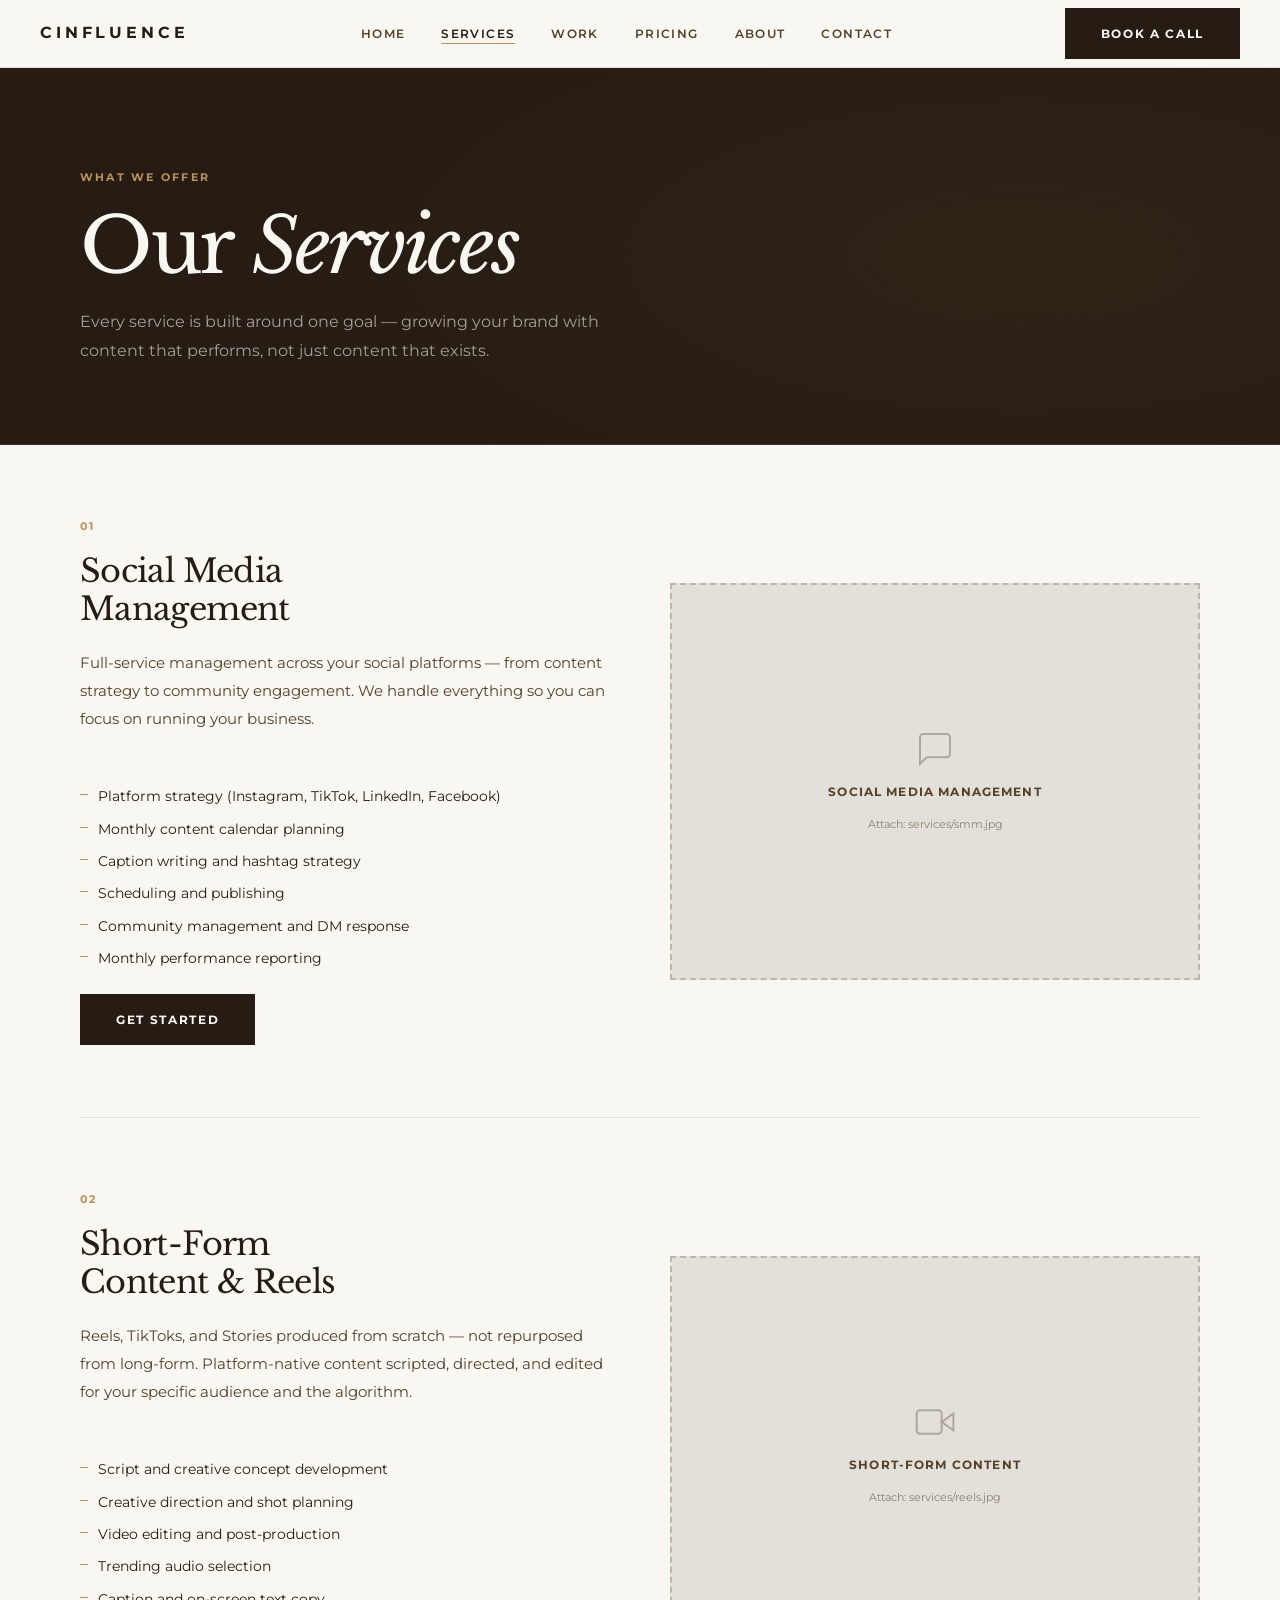
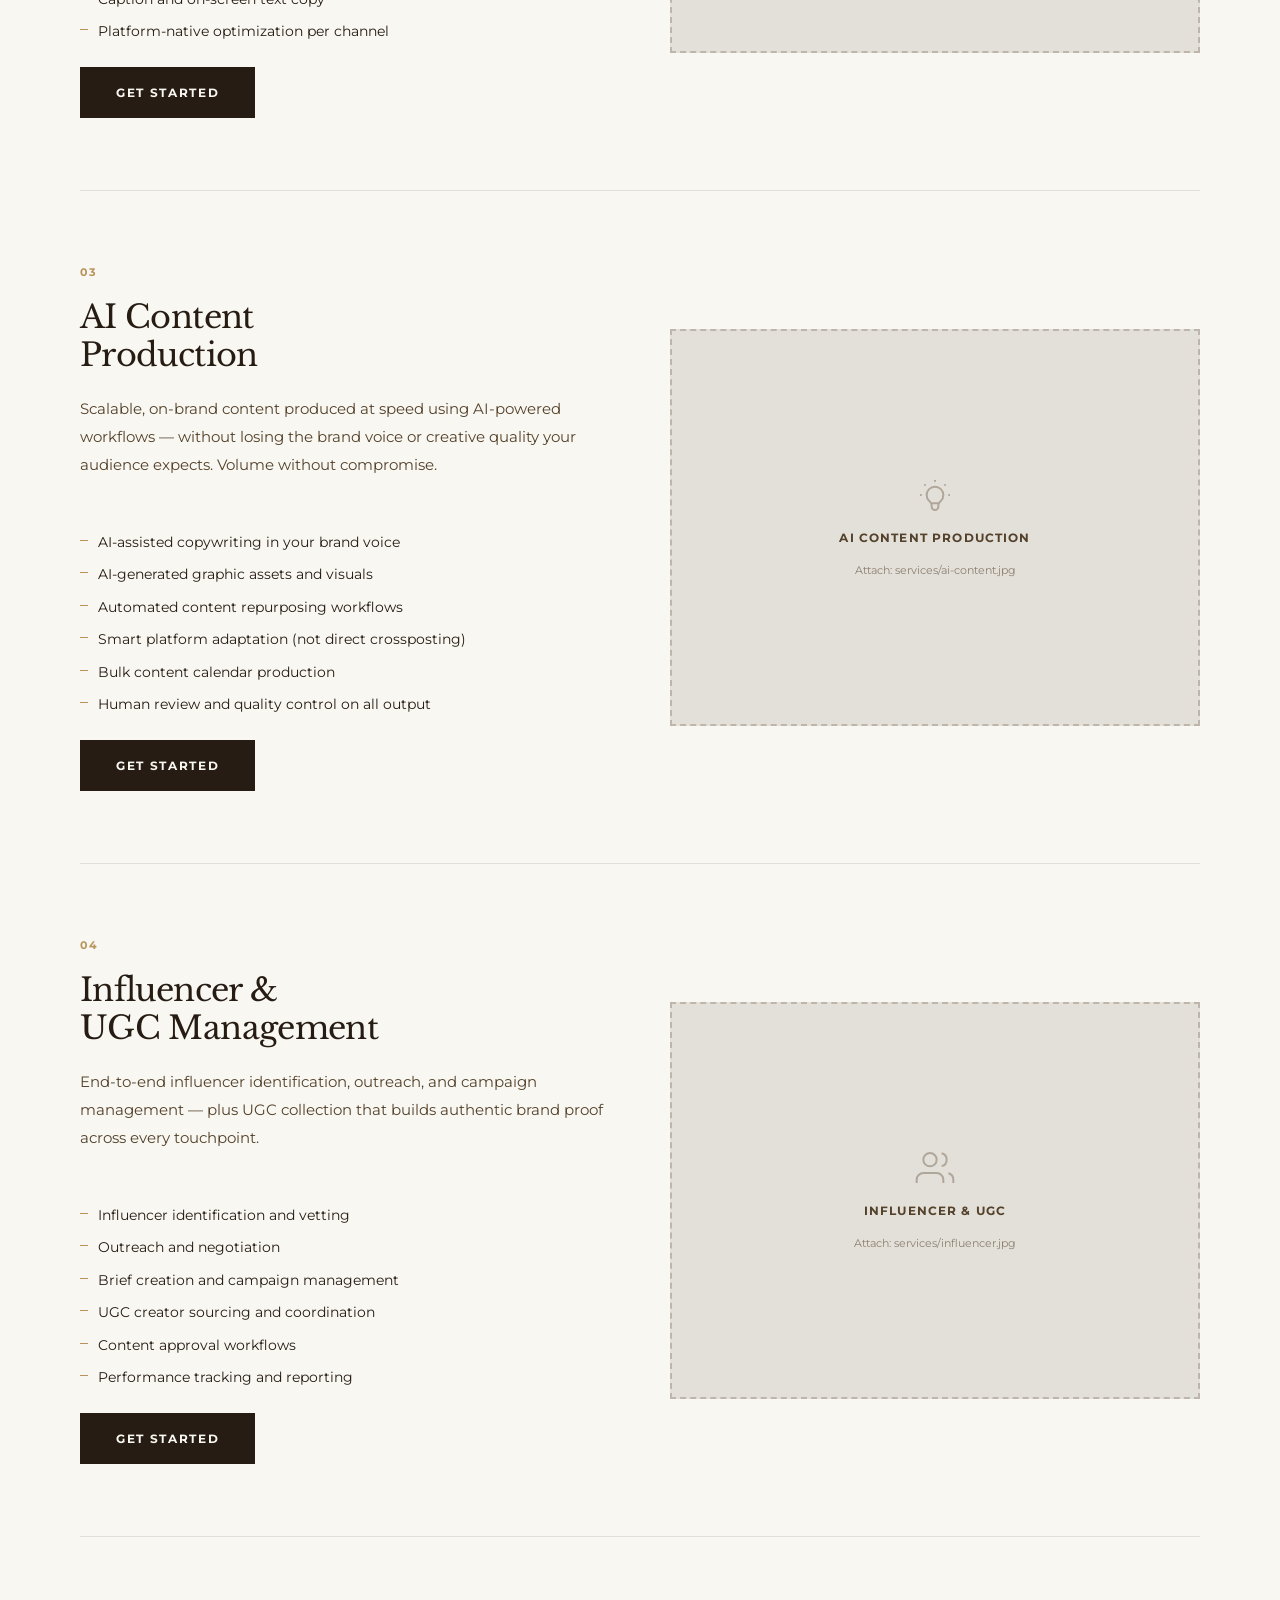
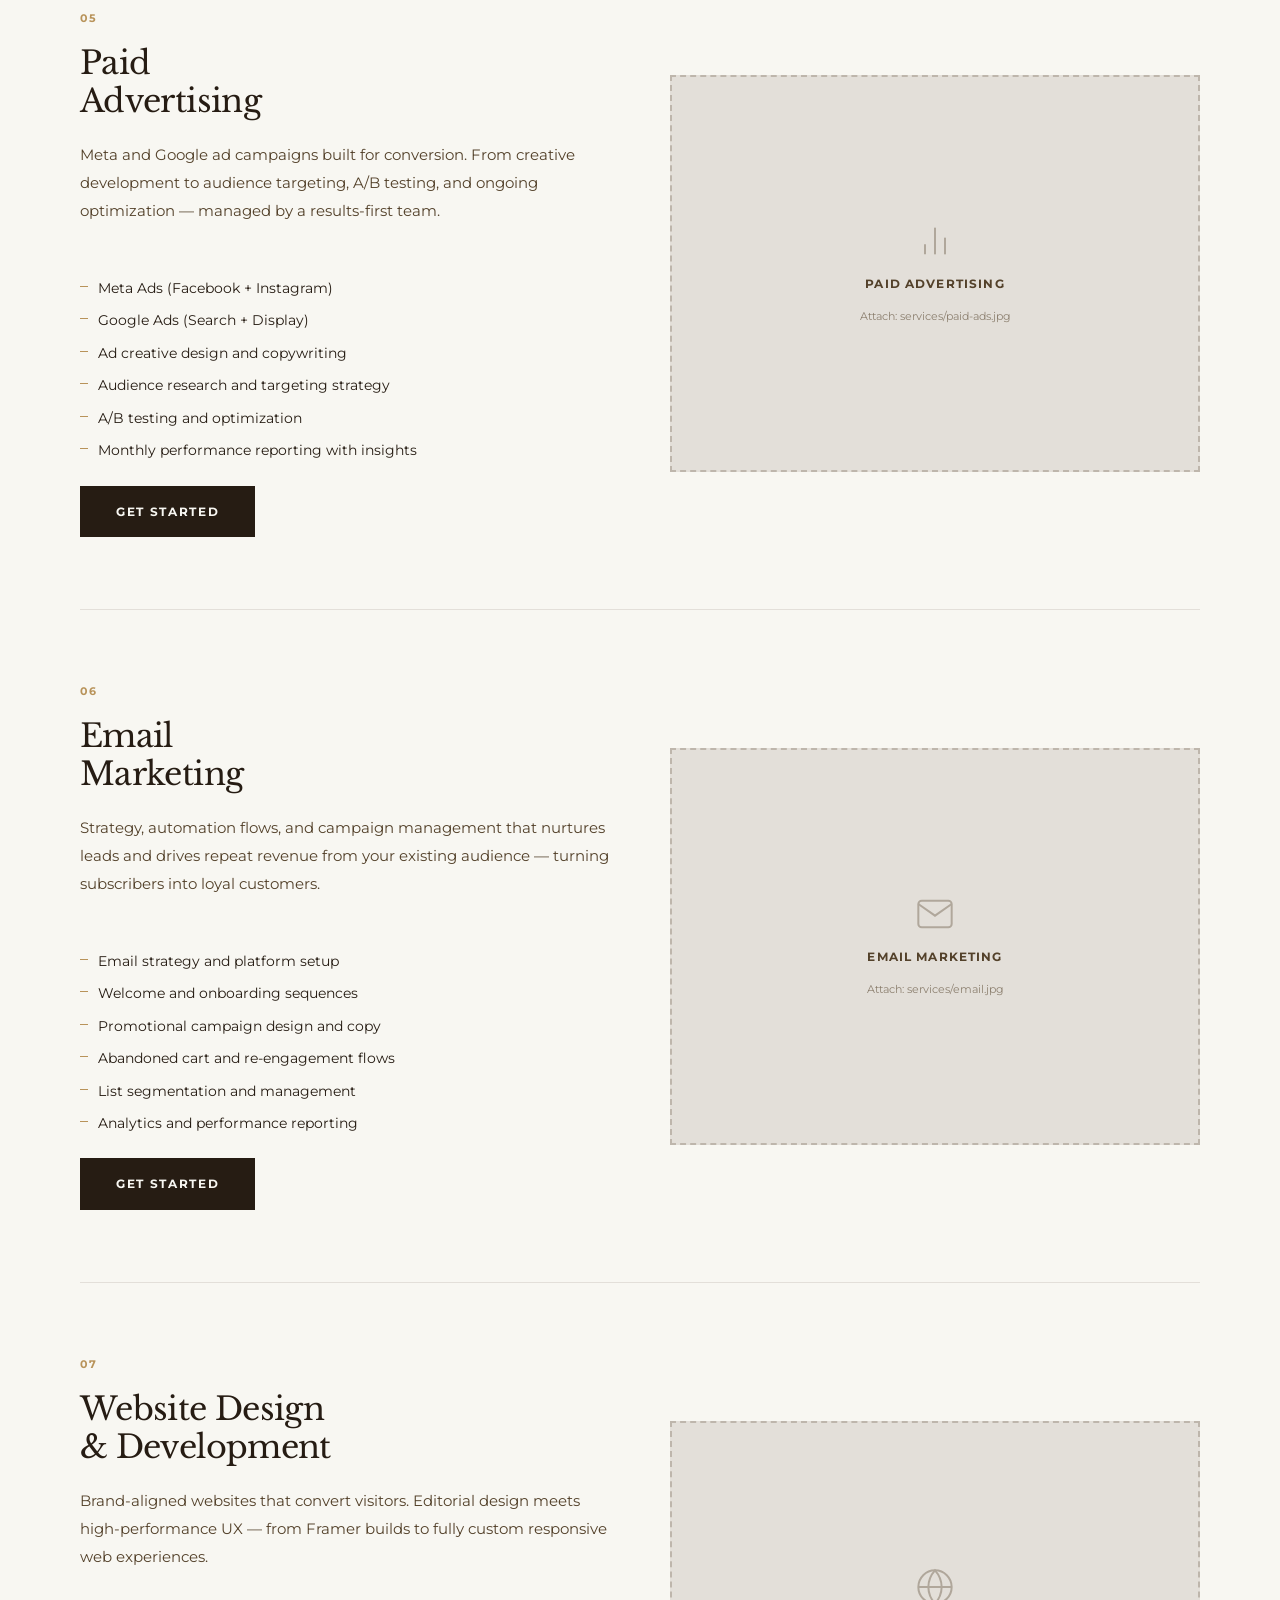
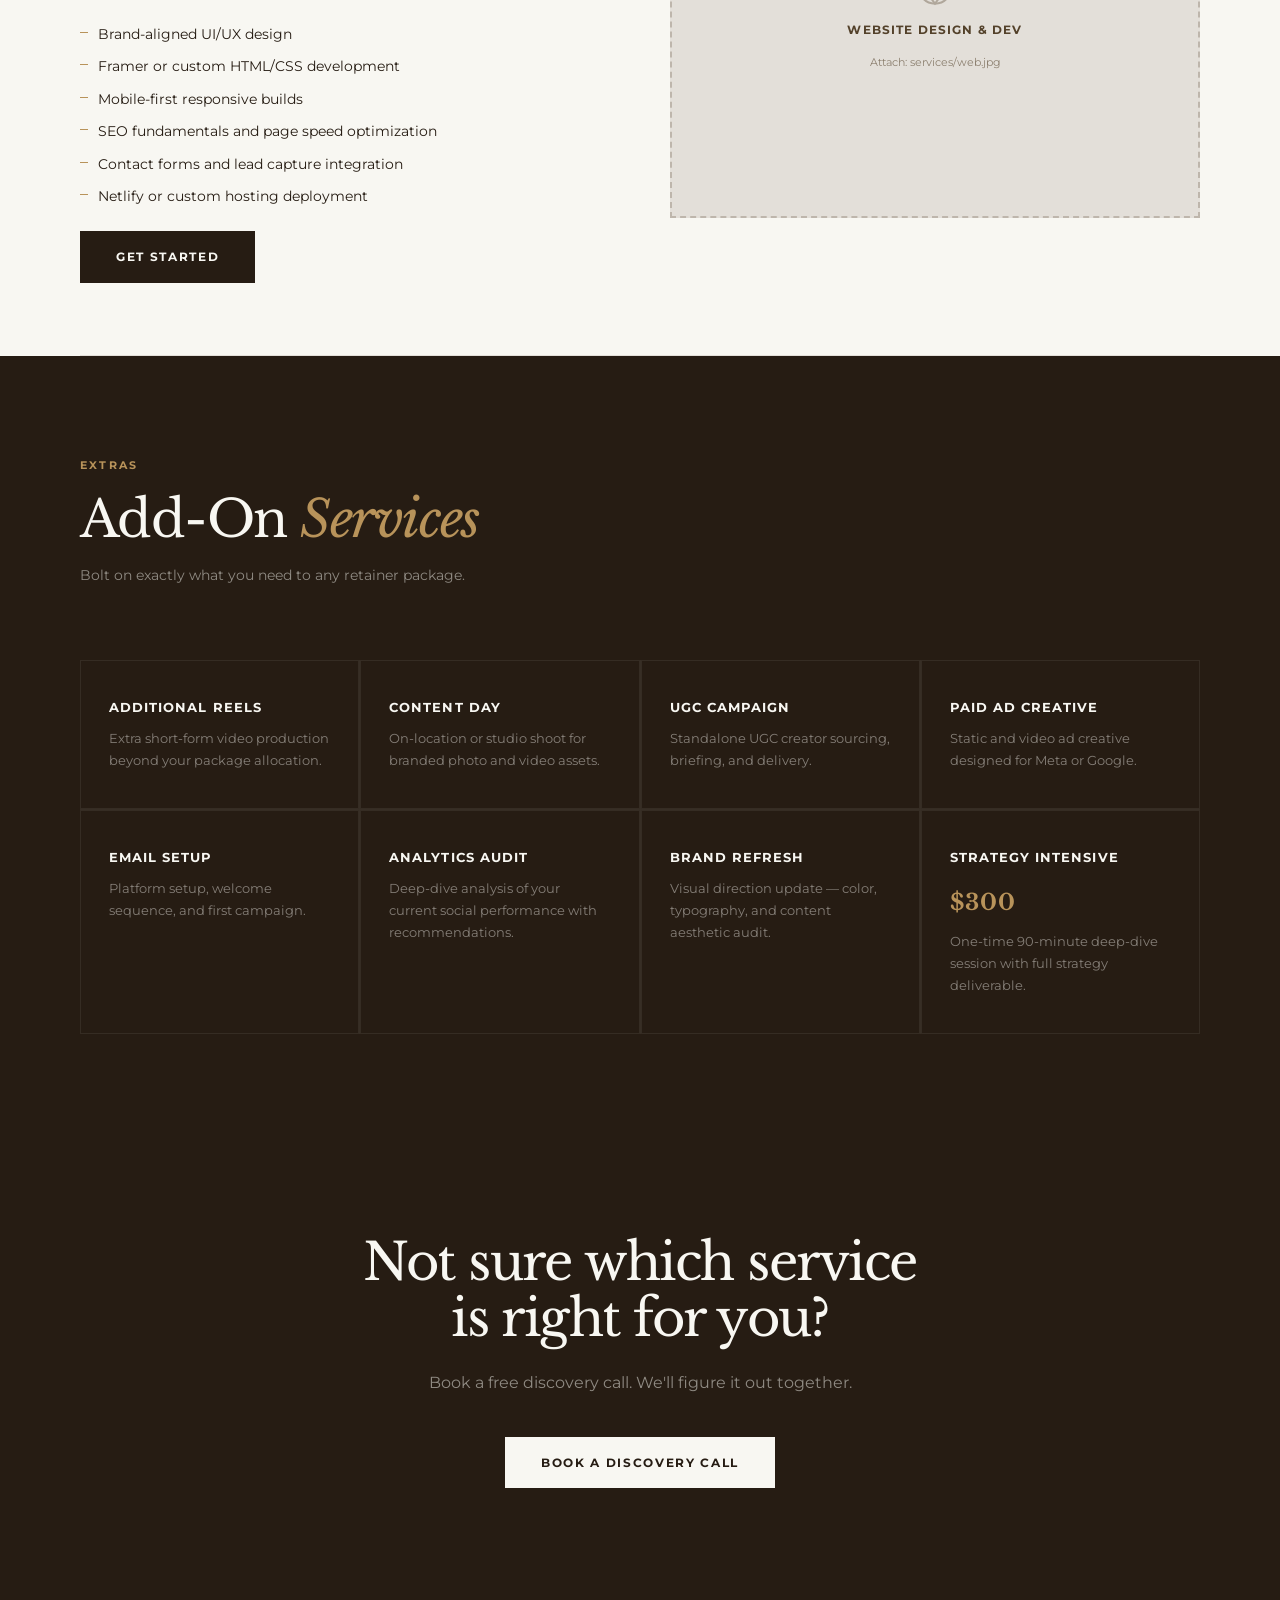
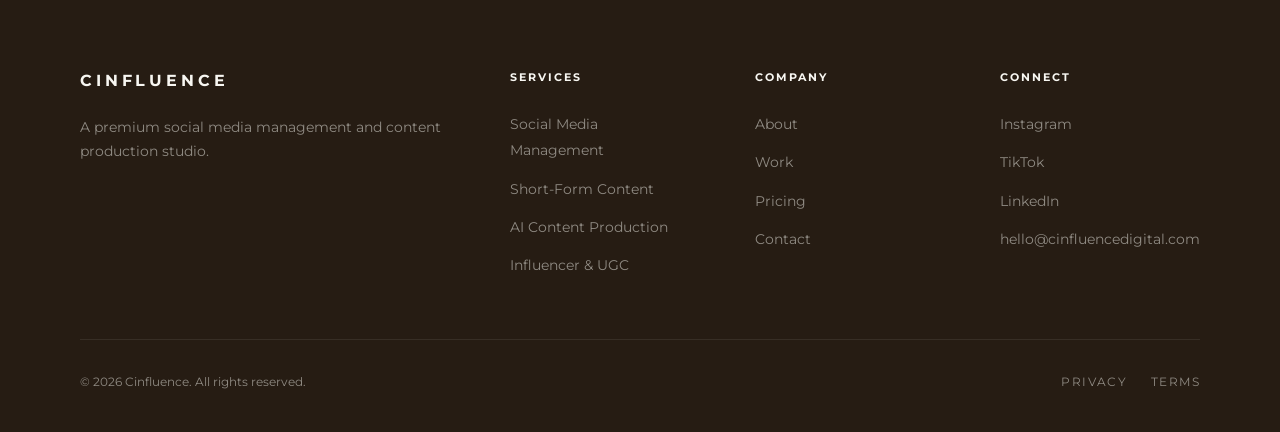
<file: services.html>
<!DOCTYPE html>
<html lang="en">
<head>
<meta charset="UTF-8"/>
<meta name="viewport" content="width=device-width, initial-scale=1.0"/>
<title>Services — CINFLUENCE</title>
<meta name="description" content="Full-service social media management, short-form content, AI production, influencer management, paid advertising, email marketing, and website design."/>
<link rel="stylesheet" href="style.css"/>
<style>
.services-full { display: flex; flex-direction: column; gap: 0; }
.svc-full-row {
  display: grid;
  grid-template-columns: 1fr 1fr;
  gap: 60px;
  align-items: center;
  padding: 72px 0;
  border-bottom: 1px solid var(--stone);
}
.svc-full-row:nth-child(even) .svc-full-content { order: 2; }
.svc-full-row:nth-child(even) .svc-full-img     { order: 1; }
.svc-full-content {
  display: flex;
  flex-direction: column;
  justify-content: center;
}
.svc-full-content .label { color: var(--gold); display: block; margin-bottom: 16px; }
.svc-full-content h2 { font-family: var(--ff-serif); font-size: clamp(1.6rem,2.5vw,2.2rem); font-weight: 400; margin-bottom: 20px; line-height: 1.2; letter-spacing: -.02em; }
.svc-full-content p  { color: var(--taupe); line-height: 1.85; font-size: .95rem; margin-bottom: 28px; }
.svc-full-img {
  width: 100%;
  background: var(--stone);
  position: relative;
  overflow: hidden;
  aspect-ratio: 4/3;
  min-height: 360px;
}
.svc-full-img img { width: 100%; height: 100%; object-fit: cover; }
.svc-includes { margin: 24px 0; display: flex; flex-direction: column; gap: 10px; }
.svc-includes li {
  font-size: .85rem;
  color: var(--espresso);
  padding-left: 18px;
  position: relative;
  list-style: none;
}
.svc-includes li::before { content: ''; position: absolute; left: 0; top: 9px; width: 8px; height: 1px; background: var(--gold); }

.addons-section { background: var(--espresso); padding: 100px 0; }
.addons-grid { display: grid; grid-template-columns: repeat(4,1fr); gap: 1px; background: rgba(248,247,242,.08); margin-top: 52px; }
.addon-card {
  background: var(--espresso);
  padding: 36px 28px;
  border: 1px solid rgba(248,247,242,.07);
  transition: background .3s;
}
.addon-card:hover { background: rgba(248,247,242,.04); }
.addon-card h4 { font-size: .82rem; font-weight: 700; letter-spacing: .08em; text-transform: uppercase; color: var(--ivory); margin-bottom: 10px; }
.addon-card p  { font-size: .8rem; color: rgba(248,247,242,.45); line-height: 1.7; }
.addon-price { font-family: var(--ff-serif); font-size: 1.4rem; color: var(--gold); margin-top: 16px; display: block; }

@media (max-width: 1024px) {
  .svc-full-row { grid-template-columns: 1fr; min-height: auto; }
  .svc-full-row:nth-child(even) .svc-full-content,
  .svc-full-row:nth-child(even) .svc-full-img { order: unset; }
  .svc-full-img { height: 320px; min-height: 0; margin: 0 0 32px; }
  .svc-full-content { padding: 52px 0 !important; }
  .svc-full-row-wrap { padding: 0 24px; }
  .addons-grid { grid-template-columns: repeat(2,1fr); }
}
@media (max-width: 768px) {
  .svc-full-content { padding: 36px 0 !important; }
  .addons-grid { grid-template-columns: 1fr; }
}
</style>
</head>
<body>

<nav id="navbar">
  <div class="nav-inner">
    <a href="index.html" class="nav-logo">Cinfluence</a>
    <ul class="nav-links">
      <li><a href="index.html">Home</a></li>
      <li><a href="services.html" class="active">Services</a></li>
      <li><a href="work.html">Work</a></li>
      <li><a href="pricing.html">Pricing</a></li>
      <li><a href="about.html">About</a></li>
      <li><a href="contact.html">Contact</a></li>
    </ul>
    <div class="nav-cta">
      <a href="contact.html" class="btn btn-primary">Book A Call</a>
      <button class="hamburger" onclick="openMenu()"><span></span><span></span><span></span></button>
    </div>
  </div>
</nav>
<div class="mobile-menu" id="mobileMenu">
  <button class="mobile-close" onclick="closeMenu()">✕</button>
  <a href="index.html" onclick="closeMenu()">Home</a>
  <a href="services.html" onclick="closeMenu()">Services</a>
  <a href="work.html" onclick="closeMenu()">Work</a>
  <a href="pricing.html" onclick="closeMenu()">Pricing</a>
  <a href="about.html" onclick="closeMenu()">About</a>
  <a href="contact.html" onclick="closeMenu()">Contact</a>
  <a href="contact.html" class="btn btn-primary" onclick="closeMenu()">Book A Call</a>
</div>

<!-- Page Hero -->
<div class="nav-offset">
  <div class="page-hero">
    <div class="page-hero-bg"></div>
    <div class="container">
      <span class="label">What We Offer</span>
      <h1 class="heading-xl">Our <em>Services</em></h1>
      <p>Every service is built around one goal — growing your brand with content that performs, not just content that exists.</p>
    </div>
  </div>
</div>

<!-- Services Full Rows -->
<div class="services-full">

  <!-- 1. Social Media Management -->
  <div class="container"><div class="svc-full-row fade-up">
    <div class="svc-full-content">
      <span class="label">01</span>
      <h2>Social Media<br>Management</h2>
      <p>Full-service management across your social platforms — from content strategy to community engagement. We handle everything so you can focus on running your business.</p>
      <ul class="svc-includes">
        <li>Platform strategy (Instagram, TikTok, LinkedIn, Facebook)</li>
        <li>Monthly content calendar planning</li>
        <li>Caption writing and hashtag strategy</li>
        <li>Scheduling and publishing</li>
        <li>Community management and DM response</li>
        <li>Monthly performance reporting</li>
      </ul>
      <a href="contact.html" class="btn btn-primary" style="align-self:flex-start">Get Started</a>
    </div>
    <div class="svc-full-img">
      <!-- ATTACH: services/smm.jpg -->
      <div class="img-ph"><svg width="40" height="40" viewBox="0 0 24 24" fill="none" stroke="currentColor" stroke-width="1.2"><path d="M21 15a2 2 0 01-2 2H7l-4 4V5a2 2 0 012-2h14a2 2 0 012 2z"/></svg><div class="ph-title">Social Media Management</div><div class="ph-sub">Attach: services/smm.jpg</div></div>
    </div>
  </div></div>

  <!-- 2. Short-Form Content -->
  <div class="container"><div class="svc-full-row fade-up">
    <div class="svc-full-content">
      <span class="label">02</span>
      <h2>Short-Form<br>Content & Reels</h2>
      <p>Reels, TikToks, and Stories produced from scratch — not repurposed from long-form. Platform-native content scripted, directed, and edited for your specific audience and the algorithm.</p>
      <ul class="svc-includes">
        <li>Script and creative concept development</li>
        <li>Creative direction and shot planning</li>
        <li>Video editing and post-production</li>
        <li>Trending audio selection</li>
        <li>Caption and on-screen text copy</li>
        <li>Platform-native optimization per channel</li>
      </ul>
      <a href="contact.html" class="btn btn-primary" style="align-self:flex-start">Get Started</a>
    </div>
    <div class="svc-full-img">
      <!-- ATTACH: services/reels.jpg -->
      <div class="img-ph"><svg width="40" height="40" viewBox="0 0 24 24" fill="none" stroke="currentColor" stroke-width="1.2"><polygon points="23 7 16 12 23 17 23 7"/><rect x="1" y="5" width="15" height="14" rx="2"/></svg><div class="ph-title">Short-Form Content</div><div class="ph-sub">Attach: services/reels.jpg</div></div>
    </div>
  </div></div>

  <!-- 3. AI Content Production -->
  <div class="container"><div class="svc-full-row fade-up">
    <div class="svc-full-content">
      <span class="label">03</span>
      <h2>AI Content<br>Production</h2>
      <p>Scalable, on-brand content produced at speed using AI-powered workflows — without losing the brand voice or creative quality your audience expects. Volume without compromise.</p>
      <ul class="svc-includes">
        <li>AI-assisted copywriting in your brand voice</li>
        <li>AI-generated graphic assets and visuals</li>
        <li>Automated content repurposing workflows</li>
        <li>Smart platform adaptation (not direct crossposting)</li>
        <li>Bulk content calendar production</li>
        <li>Human review and quality control on all output</li>
      </ul>
      <a href="contact.html" class="btn btn-primary" style="align-self:flex-start">Get Started</a>
    </div>
    <div class="svc-full-img">
      <!-- ATTACH: services/ai-content.jpg -->
      <div class="img-ph"><svg width="40" height="40" viewBox="0 0 24 24" fill="none" stroke="currentColor" stroke-width="1.2"><path d="M9.663 17h4.673M12 3v1m6.364 1.636l-.707.707M21 12h-1M4 12H3m3.343-5.657l-.707-.707m2.828 9.9a5 5 0 117.072 0l-.548.547A3.374 3.374 0 0014 18.469V19a2 2 0 11-4 0v-.531c0-.895-.356-1.754-.988-2.386l-.548-.547z"/></svg><div class="ph-title">AI Content Production</div><div class="ph-sub">Attach: services/ai-content.jpg</div></div>
    </div>
  </div></div>

  <!-- 4. Influencer & UGC -->
  <div class="container"><div class="svc-full-row fade-up">
    <div class="svc-full-content">
      <span class="label">04</span>
      <h2>Influencer &<br>UGC Management</h2>
      <p>End-to-end influencer identification, outreach, and campaign management — plus UGC collection that builds authentic brand proof across every touchpoint.</p>
      <ul class="svc-includes">
        <li>Influencer identification and vetting</li>
        <li>Outreach and negotiation</li>
        <li>Brief creation and campaign management</li>
        <li>UGC creator sourcing and coordination</li>
        <li>Content approval workflows</li>
        <li>Performance tracking and reporting</li>
      </ul>
      <a href="contact.html" class="btn btn-primary" style="align-self:flex-start">Get Started</a>
    </div>
    <div class="svc-full-img">
      <!-- ATTACH: services/influencer.jpg -->
      <div class="img-ph"><svg width="40" height="40" viewBox="0 0 24 24" fill="none" stroke="currentColor" stroke-width="1.2"><path d="M17 21v-2a4 4 0 00-4-4H5a4 4 0 00-4 4v2"/><circle cx="9" cy="7" r="4"/><path d="M23 21v-2a4 4 0 00-3-3.87M16 3.13a4 4 0 010 7.75"/></svg><div class="ph-title">Influencer & UGC</div><div class="ph-sub">Attach: services/influencer.jpg</div></div>
    </div>
  </div></div>

  <!-- 5. Paid Advertising -->
  <div class="container"><div class="svc-full-row fade-up">
    <div class="svc-full-content">
      <span class="label">05</span>
      <h2>Paid<br>Advertising</h2>
      <p>Meta and Google ad campaigns built for conversion. From creative development to audience targeting, A/B testing, and ongoing optimization — managed by a results-first team.</p>
      <ul class="svc-includes">
        <li>Meta Ads (Facebook + Instagram)</li>
        <li>Google Ads (Search + Display)</li>
        <li>Ad creative design and copywriting</li>
        <li>Audience research and targeting strategy</li>
        <li>A/B testing and optimization</li>
        <li>Monthly performance reporting with insights</li>
      </ul>
      <a href="contact.html" class="btn btn-primary" style="align-self:flex-start">Get Started</a>
    </div>
    <div class="svc-full-img">
      <!-- ATTACH: services/paid-ads.jpg -->
      <div class="img-ph"><svg width="40" height="40" viewBox="0 0 24 24" fill="none" stroke="currentColor" stroke-width="1.2"><line x1="18" y1="20" x2="18" y2="10"/><line x1="12" y1="20" x2="12" y2="4"/><line x1="6" y1="20" x2="6" y2="14"/></svg><div class="ph-title">Paid Advertising</div><div class="ph-sub">Attach: services/paid-ads.jpg</div></div>
    </div>
  </div></div>

  <!-- 6. Email Marketing -->
  <div class="container"><div class="svc-full-row fade-up">
    <div class="svc-full-content">
      <span class="label">06</span>
      <h2>Email<br>Marketing</h2>
      <p>Strategy, automation flows, and campaign management that nurtures leads and drives repeat revenue from your existing audience — turning subscribers into loyal customers.</p>
      <ul class="svc-includes">
        <li>Email strategy and platform setup</li>
        <li>Welcome and onboarding sequences</li>
        <li>Promotional campaign design and copy</li>
        <li>Abandoned cart and re-engagement flows</li>
        <li>List segmentation and management</li>
        <li>Analytics and performance reporting</li>
      </ul>
      <a href="contact.html" class="btn btn-primary" style="align-self:flex-start">Get Started</a>
    </div>
    <div class="svc-full-img">
      <!-- ATTACH: services/email.jpg -->
      <div class="img-ph"><svg width="40" height="40" viewBox="0 0 24 24" fill="none" stroke="currentColor" stroke-width="1.2"><path d="M4 4h16c1.1 0 2 .9 2 2v12c0 1.1-.9 2-2 2H4c-1.1 0-2-.9-2-2V6c0-1.1.9-2 2-2z"/><polyline points="22,6 12,13 2,6"/></svg><div class="ph-title">Email Marketing</div><div class="ph-sub">Attach: services/email.jpg</div></div>
    </div>
  </div></div>

  <!-- 7. Website Design & Dev -->
  <div class="container"><div class="svc-full-row fade-up">
    <div class="svc-full-content">
      <span class="label">07</span>
      <h2>Website Design<br>& Development</h2>
      <p>Brand-aligned websites that convert visitors. Editorial design meets high-performance UX — from Framer builds to fully custom responsive web experiences.</p>
      <ul class="svc-includes">
        <li>Brand-aligned UI/UX design</li>
        <li>Framer or custom HTML/CSS development</li>
        <li>Mobile-first responsive builds</li>
        <li>SEO fundamentals and page speed optimization</li>
        <li>Contact forms and lead capture integration</li>
        <li>Netlify or custom hosting deployment</li>
      </ul>
      <a href="contact.html" class="btn btn-primary" style="align-self:flex-start">Get Started</a>
    </div>
    <div class="svc-full-img">
      <!-- ATTACH: services/web.jpg -->
      <div class="img-ph"><svg width="40" height="40" viewBox="0 0 24 24" fill="none" stroke="currentColor" stroke-width="1.2"><circle cx="12" cy="12" r="10"/><line x1="2" y1="12" x2="22" y2="12"/><path d="M12 2a15.3 15.3 0 014 10 15.3 15.3 0 01-4 10 15.3 15.3 0 01-4-10 15.3 15.3 0 014-10z"/></svg><div class="ph-title">Website Design & Dev</div><div class="ph-sub">Attach: services/web.jpg</div></div>
    </div>
  </div>

</div>

<!-- Add-Ons -->
<section class="addons-section">
  <div class="container">
    <div class="section-header fade-up">
      <span class="label" style="color:var(--gold)">Extras</span>
      <h2 class="heading-lg" style="color:var(--ivory)">Add-On <em style="color:var(--gold)">Services</em></h2>
      <p class="body-sm" style="color:rgba(248,247,242,.5);margin-top:16px">Bolt on exactly what you need to any retainer package.</p>
    </div>
    <div class="addons-grid fade-up">
      <div class="addon-card"><h4>Additional Reels</h4><p>Extra short-form video production beyond your package allocation.</p></div>
      <div class="addon-card"><h4>Content Day</h4><p>On-location or studio shoot for branded photo and video assets.</p></div>
      <div class="addon-card"><h4>UGC Campaign</h4><p>Standalone UGC creator sourcing, briefing, and delivery.</p></div>
      <div class="addon-card"><h4>Paid Ad Creative</h4><p>Static and video ad creative designed for Meta or Google.</p></div>
      <div class="addon-card"><h4>Email Setup</h4><p>Platform setup, welcome sequence, and first campaign.</p></div>
      <div class="addon-card"><h4>Analytics Audit</h4><p>Deep-dive analysis of your current social performance with recommendations.</p></div>
      <div class="addon-card"><h4>Brand Refresh</h4><p>Visual direction update — color, typography, and content aesthetic audit.</p></div>
      <div class="addon-card"><h4>Strategy Intensive<span class="addon-price">$300</span></h4><p>One-time 90-minute deep-dive session with full strategy deliverable.</p></div>
    </div>
  </div>
</section>

<!-- CTA -->
<section class="statement-band" style="padding:100px 0">
  <div class="container">
    <div class="fade-up">
      <h2 class="heading-lg" style="color:var(--ivory);margin-bottom:24px">Not sure which service<br>is right for you?</h2>
      <p style="color:rgba(248,247,242,.5);margin-bottom:40px">Book a free discovery call. We'll figure it out together.</p>
      <a href="contact.html" class="btn btn-ivory">Book a Discovery Call</a>
    </div>
  </div>
</section>

<footer>
  <div class="container">
    <div class="footer-top">
      <div><span class="footer-logo">Cinfluence</span><p class="footer-tagline">A premium social media management and content production studio.</p></div>
      <div class="footer-col"><h5>Services</h5><ul class="footer-links"><li><a href="services.html">Social Media Management</a></li><li><a href="services.html">Short-Form Content</a></li><li><a href="services.html">AI Content Production</a></li><li><a href="services.html">Influencer & UGC</a></li></ul></div>
      <div class="footer-col"><h5>Company</h5><ul class="footer-links"><li><a href="about.html">About</a></li><li><a href="work.html">Work</a></li><li><a href="pricing.html">Pricing</a></li><li><a href="contact.html">Contact</a></li></ul></div>
      <div class="footer-col"><h5>Connect</h5><ul class="footer-links"><li><a href="https://instagram.com/cinfluencedigital" target="_blank">Instagram</a></li><li><a href="https://tiktok.com/@cinfluencedigital" target="_blank">TikTok</a></li><li><a href="https://linkedin.com/company/cinfluencedigital" target="_blank">LinkedIn</a></li><li><a href="mailto:hello@cinfluencedigital.com">hello@cinfluencedigital.com</a></li></ul></div>
    </div>
    <div class="footer-bottom"><span>© 2026 Cinfluence. All rights reserved.</span><div class="footer-social"><a href="#">Privacy</a><a href="#">Terms</a></div></div>
  </div>
</footer>
<script src="main.js"></script>
</body>
</html>
</file>
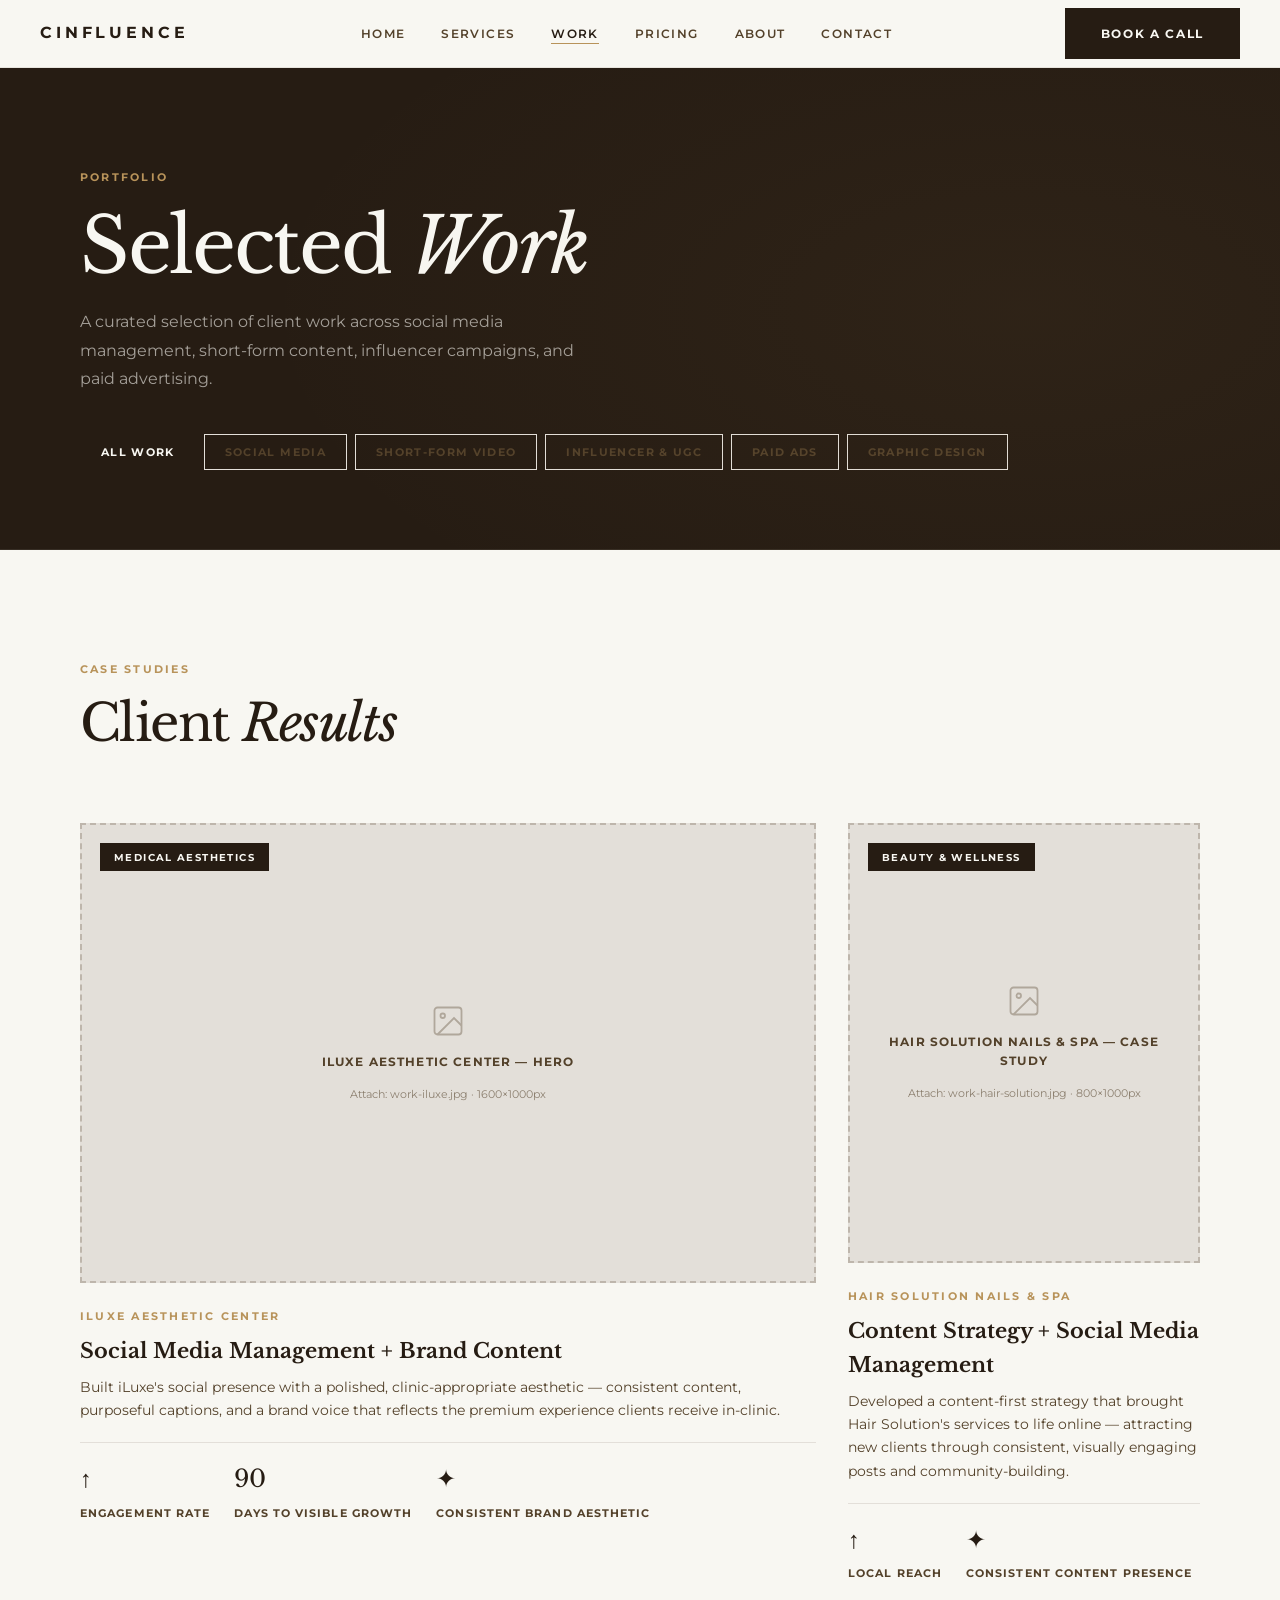
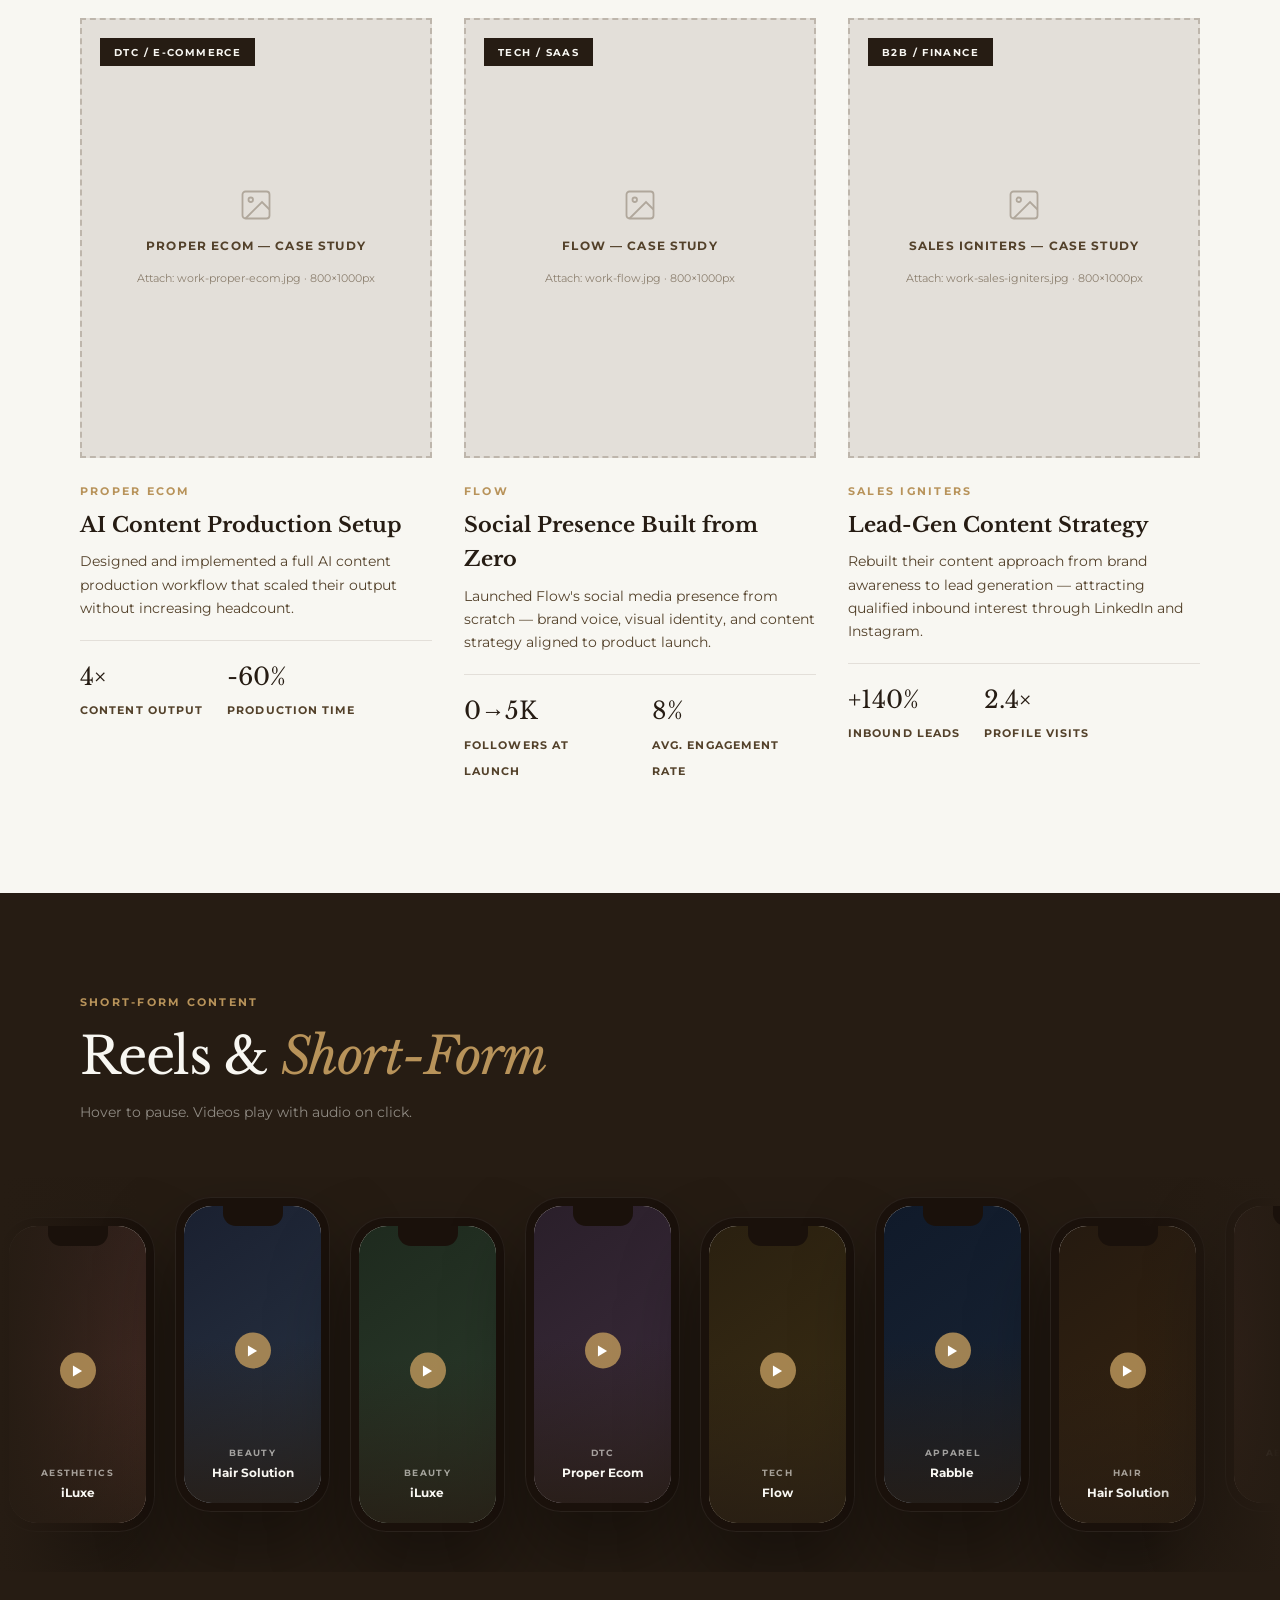
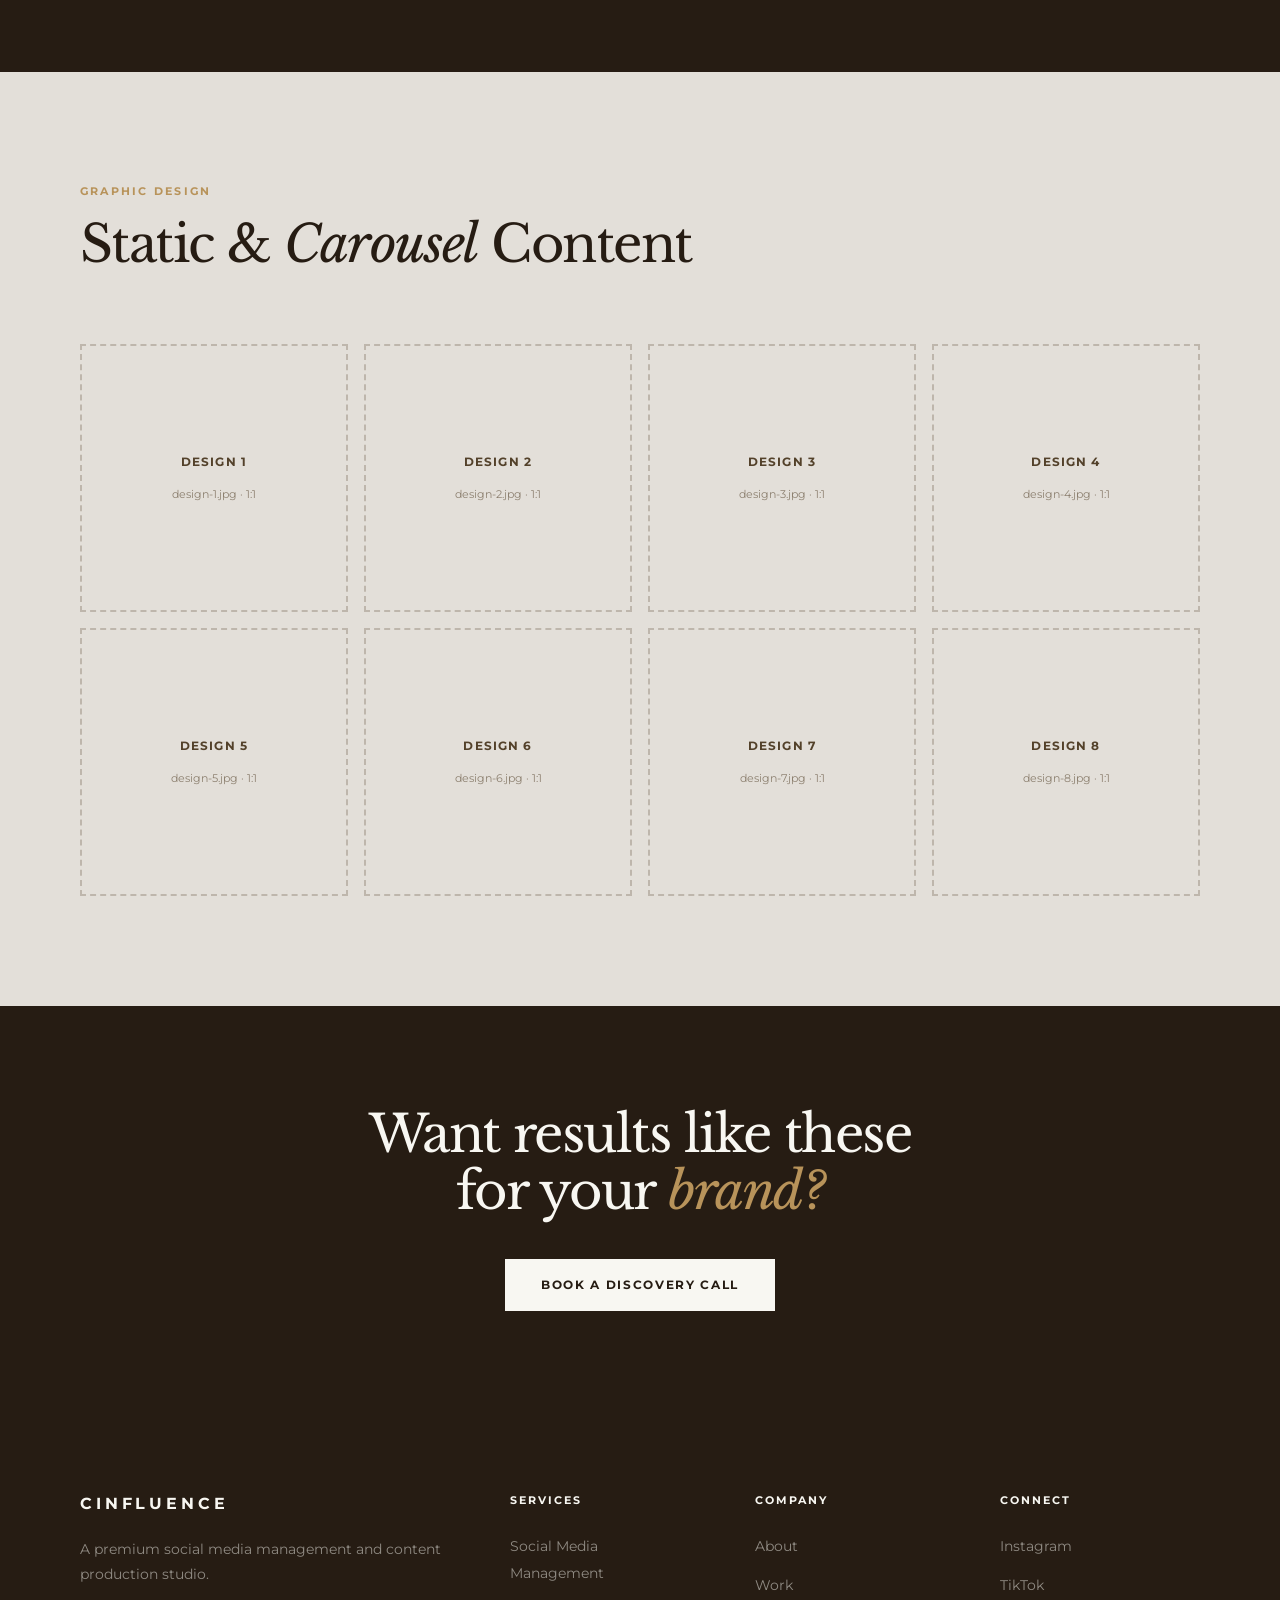
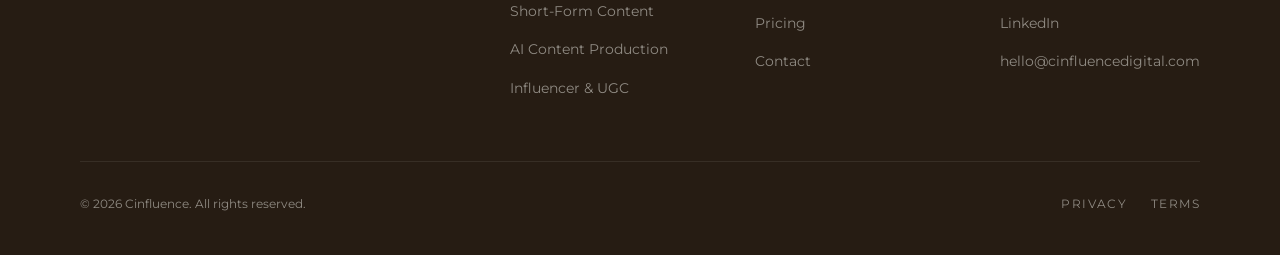
<file: work.html>
<!DOCTYPE html>
<html lang="en">
<head>
<meta charset="UTF-8"/>
<meta name="viewport" content="width=device-width, initial-scale=1.0"/>
<title>Work — CINFLUENCE</title>
<meta name="description" content="Selected client work — case studies, Reel samples, and content production from Cinfluence."/>
<link rel="stylesheet" href="style.css"/>
<style>
/* Filter tabs */
.filter-tabs {
  display: flex;
  gap: 8px;
  flex-wrap: wrap;
  margin-top: 40px;
}
.filter-btn {
  font-size: .7rem;
  font-weight: 700;
  letter-spacing: .12em;
  text-transform: uppercase;
  padding: 10px 20px;
  background: transparent;
  border: 1px solid var(--stone);
  color: var(--taupe);
  transition: all .2s;
}
.filter-btn.active,
.filter-btn:hover { background: var(--espresso); color: var(--ivory); border-color: var(--espresso); }

/* Case study grid */
.case-grid { display: grid; grid-template-columns: repeat(3,1fr); gap: 32px; margin-top: 64px; }
.case-card { position: relative; }
.case-card-img {
  position: relative;
  overflow: hidden;
  background: var(--stone);
  margin-bottom: 24px;
}
.case-card-img img { width: 100%; height: 100%; object-fit: cover; transition: transform .5s var(--ease); }
.case-card:hover .case-card-img img { transform: scale(1.04); }
.case-tag {
  position: absolute;
  top: 20px; left: 20px;
  background: var(--espresso);
  color: var(--ivory);
  font-size: .62rem;
  font-weight: 700;
  letter-spacing: .14em;
  text-transform: uppercase;
  padding: 6px 14px;
  z-index: 2;
}
.case-card-img .img-ph { aspect-ratio: 4/5; min-height: auto; }
.case-wide .case-card-img .img-ph { aspect-ratio: 8/5; }
.case-wide { grid-column: span 2; }
.case-meta { display: flex; flex-direction: column; gap: 8px; }
.case-meta .label { color: var(--gold); }
.case-meta h3 { font-family: var(--ff-serif); font-size: 1.3rem; }
.case-meta p  { font-size: .85rem; color: var(--taupe); line-height: 1.7; }
.case-stats { display: flex; gap: 24px; margin-top: 12px; padding-top: 16px; border-top: 1px solid var(--stone); }
.case-stat span  { display: block; font-family: var(--ff-serif); font-size: 1.5rem; font-weight: 400; color: var(--espresso); }
.case-stat small { font-size: .68rem; font-weight: 700; letter-spacing: .1em; text-transform: uppercase; color: var(--taupe); }

/* Scroll strip (dark section on work page) */
.work-strip { background: var(--espresso); padding: 100px 0; overflow: hidden; }
.strip-video-cell {
  width: 100%; height: 100%;
  display: flex; flex-direction: column;
  align-items: center; justify-content: flex-end;
  padding-bottom: 20px; position: relative;
}
.strip-video-cell video { position: absolute; inset: 0; width: 100%; height: 100%; object-fit: cover; }
.strip-bg { position: absolute; inset: 0; }
.strip-gradient { position: absolute; inset: 0; background: linear-gradient(to top, rgba(38,28,19,.82) 0%, transparent 55%); z-index: 1; }
.strip-play { position: absolute; top: 50%; left: 50%; transform: translate(-50%,-60%); z-index: 2; width: 36px; height: 36px; border-radius: 50%; background: rgba(184,147,90,.85); display: flex; align-items: center; justify-content: center; }
.strip-info { position: relative; z-index: 2; text-align: center; }
.strip-info span  { display: block; font-size: .58rem; font-weight: 700; letter-spacing: .14em; text-transform: uppercase; color: rgba(248,247,242,.6); margin-bottom: 3px; }
.strip-info strong{ display: block; font-size: .72rem; font-weight: 700; color: var(--ivory); }
.sb1{background:linear-gradient(145deg,#2d1f1a,#4a2e25)}
.sb2{background:linear-gradient(145deg,#1a2030,#2a3545)}
.sb3{background:linear-gradient(145deg,#1e2a1e,#2d3d2d)}
.sb4{background:linear-gradient(145deg,#2a1f2a,#3d2d3d)}
.sb5{background:linear-gradient(145deg,#2a2010,#3d3015)}
.sb6{background:linear-gradient(145deg,#101a2a,#1a2535)}
.sb7{background:linear-gradient(145deg,#251a10,#382510)}

/* Graphics / Design samples */
.design-grid { display: grid; grid-template-columns: repeat(4,1fr); gap: 16px; margin-top: 52px; }
.design-item { aspect-ratio: 1; background: var(--stone); position: relative; overflow: hidden; }
.design-item img { width: 100%; height: 100%; object-fit: cover; transition: transform .4s var(--ease); }
.design-item:hover img { transform: scale(1.06); }
.design-item .img-ph { aspect-ratio: 1; min-height: auto; font-size: .75rem; }

@media (max-width: 1024px) {
  .case-grid { grid-template-columns: 1fr 1fr; }
  .case-wide { grid-column: span 1; }
  .case-wide .case-card-img .img-ph { aspect-ratio: 4/5; }
  .design-grid { grid-template-columns: repeat(2,1fr); }
}
@media (max-width: 768px) {
  .case-grid { grid-template-columns: 1fr; }
  .design-grid { grid-template-columns: repeat(2,1fr); }
}
</style>
</head>
<body>

<nav id="navbar">
  <div class="nav-inner">
    <a href="index.html" class="nav-logo">Cinfluence</a>
    <ul class="nav-links">
      <li><a href="index.html">Home</a></li>
      <li><a href="services.html">Services</a></li>
      <li><a href="work.html" class="active">Work</a></li>
      <li><a href="pricing.html">Pricing</a></li>
      <li><a href="about.html">About</a></li>
      <li><a href="contact.html">Contact</a></li>
    </ul>
    <div class="nav-cta">
      <a href="contact.html" class="btn btn-primary">Book A Call</a>
      <button class="hamburger" onclick="openMenu()"><span></span><span></span><span></span></button>
    </div>
  </div>
</nav>
<div class="mobile-menu" id="mobileMenu">
  <button class="mobile-close" onclick="closeMenu()">✕</button>
  <a href="index.html" onclick="closeMenu()">Home</a>
  <a href="services.html" onclick="closeMenu()">Services</a>
  <a href="work.html" onclick="closeMenu()">Work</a>
  <a href="pricing.html" onclick="closeMenu()">Pricing</a>
  <a href="about.html" onclick="closeMenu()">About</a>
  <a href="contact.html" onclick="closeMenu()">Contact</a>
  <a href="contact.html" class="btn btn-primary" onclick="closeMenu()">Book A Call</a>
</div>

<div class="nav-offset">
  <div class="page-hero">
    <div class="page-hero-bg"></div>
    <div class="container">
      <span class="label">Portfolio</span>
      <h1 class="heading-xl">Selected <em>Work</em></h1>
      <p>A curated selection of client work across social media management, short-form content, influencer campaigns, and paid advertising.</p>
      <div class="filter-tabs">
        <button class="filter-btn active">All Work</button>
        <button class="filter-btn">Social Media</button>
        <button class="filter-btn">Short-Form Video</button>
        <button class="filter-btn">Influencer & UGC</button>
        <button class="filter-btn">Paid Ads</button>
        <button class="filter-btn">Graphic Design</button>
      </div>
    </div>
  </div>
</div>

<!-- Case Studies -->
<section class="section">
  <div class="container">
    <div class="section-header fade-up">
      <span class="label">Case Studies</span>
      <h2 class="heading-lg">Client <em>Results</em></h2>
    </div>
    <div class="case-grid">

      <!-- iLuxe Aesthetic Center — Wide -->
      <div class="case-card case-wide fade-up">
        <div class="case-card-img">
          <div class="case-tag">Medical Aesthetics</div>
          <!-- ATTACH: work-iluxe.jpg — 1600×1000px -->
          <div class="img-ph"><svg width="36" height="36" viewBox="0 0 24 24" fill="none" stroke="currentColor" stroke-width="1.2"><rect x="3" y="3" width="18" height="18" rx="2"/><circle cx="8.5" cy="8.5" r="1.5"/><polyline points="21 15 16 10 5 21"/></svg><div class="ph-title">iLuxe Aesthetic Center — Hero</div><div class="ph-sub">Attach: work-iluxe.jpg · 1600×1000px</div></div>
        </div>
        <div class="case-meta">
          <span class="label">iLuxe Aesthetic Center</span>
          <h3>Social Media Management + Brand Content</h3>
          <p>Built iLuxe's social presence with a polished, clinic-appropriate aesthetic — consistent content, purposeful captions, and a brand voice that reflects the premium experience clients receive in-clinic.</p>
          <div class="case-stats">
            <div class="case-stat"><span>↑</span><small>Engagement Rate</small></div>
            <div class="case-stat"><span>90</span><small>Days to Visible Growth</small></div>
            <div class="case-stat"><span>✦</span><small>Consistent Brand Aesthetic</small></div>
          </div>
        </div>
      </div>

      <!-- Hair Solution Nails & Spa -->
      <div class="case-card fade-up">
        <div class="case-card-img">
          <div class="case-tag">Beauty & Wellness</div>
          <!-- ATTACH: work-hair-solution.jpg — 800×1000px -->
          <div class="img-ph"><svg width="36" height="36" viewBox="0 0 24 24" fill="none" stroke="currentColor" stroke-width="1.2"><rect x="3" y="3" width="18" height="18" rx="2"/><circle cx="8.5" cy="8.5" r="1.5"/><polyline points="21 15 16 10 5 21"/></svg><div class="ph-title">Hair Solution Nails &amp; Spa — Case Study</div><div class="ph-sub">Attach: work-hair-solution.jpg · 800×1000px</div></div>
        </div>
        <div class="case-meta">
          <span class="label">Hair Solution Nails &amp; Spa</span>
          <h3>Content Strategy + Social Media Management</h3>
          <p>Developed a content-first strategy that brought Hair Solution's services to life online — attracting new clients through consistent, visually engaging posts and community-building.</p>
          <div class="case-stats">
            <div class="case-stat"><span>↑</span><small>Local Reach</small></div>
            <div class="case-stat"><span>✦</span><small>Consistent Content Presence</small></div>
          </div>
        </div>
      </div>

      <!-- Proper Ecom -->
      <div class="case-card fade-up">
        <div class="case-card-img">
          <div class="case-tag">DTC / E-Commerce</div>
          <!-- ATTACH: work-proper-ecom.jpg — 800×1000px -->
          <div class="img-ph"><svg width="36" height="36" viewBox="0 0 24 24" fill="none" stroke="currentColor" stroke-width="1.2"><rect x="3" y="3" width="18" height="18" rx="2"/><circle cx="8.5" cy="8.5" r="1.5"/><polyline points="21 15 16 10 5 21"/></svg><div class="ph-title">Proper Ecom — Case Study</div><div class="ph-sub">Attach: work-proper-ecom.jpg · 800×1000px</div></div>
        </div>
        <div class="case-meta">
          <span class="label">Proper Ecom</span>
          <h3>AI Content Production Setup</h3>
          <p>Designed and implemented a full AI content production workflow that scaled their output without increasing headcount.</p>
          <div class="case-stats">
            <div class="case-stat"><span>4×</span><small>Content Output</small></div>
            <div class="case-stat"><span>-60%</span><small>Production Time</small></div>
          </div>
        </div>
      </div>

      <!-- Flow -->
      <div class="case-card fade-up">
        <div class="case-card-img">
          <div class="case-tag">Tech / SaaS</div>
          <!-- ATTACH: work-flow.jpg — 800×1000px -->
          <div class="img-ph"><svg width="36" height="36" viewBox="0 0 24 24" fill="none" stroke="currentColor" stroke-width="1.2"><rect x="3" y="3" width="18" height="18" rx="2"/><circle cx="8.5" cy="8.5" r="1.5"/><polyline points="21 15 16 10 5 21"/></svg><div class="ph-title">Flow — Case Study</div><div class="ph-sub">Attach: work-flow.jpg · 800×1000px</div></div>
        </div>
        <div class="case-meta">
          <span class="label">Flow</span>
          <h3>Social Presence Built from Zero</h3>
          <p>Launched Flow's social media presence from scratch — brand voice, visual identity, and content strategy aligned to product launch.</p>
          <div class="case-stats">
            <div class="case-stat"><span>0→5K</span><small>Followers at Launch</small></div>
            <div class="case-stat"><span>8%</span><small>Avg. Engagement Rate</small></div>
          </div>
        </div>
      </div>

      <!-- Sales Igniters -->
      <div class="case-card fade-up">
        <div class="case-card-img">
          <div class="case-tag">B2B / Finance</div>
          <!-- ATTACH: work-sales-igniters.jpg — 800×1000px -->
          <div class="img-ph"><svg width="36" height="36" viewBox="0 0 24 24" fill="none" stroke="currentColor" stroke-width="1.2"><rect x="3" y="3" width="18" height="18" rx="2"/><circle cx="8.5" cy="8.5" r="1.5"/><polyline points="21 15 16 10 5 21"/></svg><div class="ph-title">Sales Igniters — Case Study</div><div class="ph-sub">Attach: work-sales-igniters.jpg · 800×1000px</div></div>
        </div>
        <div class="case-meta">
          <span class="label">Sales Igniters</span>
          <h3>Lead-Gen Content Strategy</h3>
          <p>Rebuilt their content approach from brand awareness to lead generation — attracting qualified inbound interest through LinkedIn and Instagram.</p>
          <div class="case-stats">
            <div class="case-stat"><span>+140%</span><small>Inbound Leads</small></div>
            <div class="case-stat"><span>2.4×</span><small>Profile Visits</small></div>
          </div>
        </div>
      </div>

    </div>
  </div>
</section>

<!-- Reel Showcase Strip -->
<section class="work-strip">
  <div class="container">
    <div class="section-header fade-up" style="margin-bottom:52px">
      <span class="label" style="color:var(--gold)">Short-Form Content</span>
      <h2 class="heading-lg" style="color:var(--ivory)">Reels & <em style="color:var(--gold)">Short-Form</em></h2>
      <p class="body-sm" style="color:rgba(248,247,242,.5);margin-top:16px">Hover to pause. Videos play with audio on click.</p>
    </div>
  </div>
  <div class="scroll-strip-wrap">
    <div class="scroll-track">
      <div class="strip-phone"><div class="phone-frame"><div class="phone-notch"></div><div class="phone-screen"><div class="strip-video-cell"><div class="strip-bg sb1"></div><div class="strip-gradient"></div><div class="strip-play"><svg width="11" height="13" viewBox="0 0 12 14" fill="white"><path d="M1 1l10 6-10 6V1z"/></svg></div><div class="strip-info"><span>Aesthetics</span><strong>iLuxe</strong></div></div></div></div></div>
      <div class="strip-phone"><div class="phone-frame"><div class="phone-notch"></div><div class="phone-screen"><div class="strip-video-cell"><div class="strip-bg sb2"></div><div class="strip-gradient"></div><div class="strip-play"><svg width="11" height="13" viewBox="0 0 12 14" fill="white"><path d="M1 1l10 6-10 6V1z"/></svg></div><div class="strip-info"><span>Beauty</span><strong>Hair Solution</strong></div></div></div></div></div>
      <div class="strip-phone"><div class="phone-frame"><div class="phone-notch"></div><div class="phone-screen"><div class="strip-video-cell"><div class="strip-bg sb3"></div><div class="strip-gradient"></div><div class="strip-play"><svg width="11" height="13" viewBox="0 0 12 14" fill="white"><path d="M1 1l10 6-10 6V1z"/></svg></div><div class="strip-info"><span>Beauty</span><strong>iLuxe</strong></div></div></div></div></div>
      <div class="strip-phone"><div class="phone-frame"><div class="phone-notch"></div><div class="phone-screen"><div class="strip-video-cell"><div class="strip-bg sb4"></div><div class="strip-gradient"></div><div class="strip-play"><svg width="11" height="13" viewBox="0 0 12 14" fill="white"><path d="M1 1l10 6-10 6V1z"/></svg></div><div class="strip-info"><span>DTC</span><strong>Proper Ecom</strong></div></div></div></div></div>
      <div class="strip-phone"><div class="phone-frame"><div class="phone-notch"></div><div class="phone-screen"><div class="strip-video-cell"><div class="strip-bg sb5"></div><div class="strip-gradient"></div><div class="strip-play"><svg width="11" height="13" viewBox="0 0 12 14" fill="white"><path d="M1 1l10 6-10 6V1z"/></svg></div><div class="strip-info"><span>Tech</span><strong>Flow</strong></div></div></div></div></div>
      <div class="strip-phone"><div class="phone-frame"><div class="phone-notch"></div><div class="phone-screen"><div class="strip-video-cell"><div class="strip-bg sb6"></div><div class="strip-gradient"></div><div class="strip-play"><svg width="11" height="13" viewBox="0 0 12 14" fill="white"><path d="M1 1l10 6-10 6V1z"/></svg></div><div class="strip-info"><span>Apparel</span><strong>Rabble</strong></div></div></div></div></div>
      <div class="strip-phone"><div class="phone-frame"><div class="phone-notch"></div><div class="phone-screen"><div class="strip-video-cell"><div class="strip-bg sb7"></div><div class="strip-gradient"></div><div class="strip-play"><svg width="11" height="13" viewBox="0 0 12 14" fill="white"><path d="M1 1l10 6-10 6V1z"/></svg></div><div class="strip-info"><span>Hair</span><strong>Hair Solution</strong></div></div></div></div></div>
      <!-- Duplicate for seamless loop -->
      <div class="strip-phone"><div class="phone-frame"><div class="phone-notch"></div><div class="phone-screen"><div class="strip-video-cell"><div class="strip-bg sb1"></div><div class="strip-gradient"></div><div class="strip-play"><svg width="11" height="13" viewBox="0 0 12 14" fill="white"><path d="M1 1l10 6-10 6V1z"/></svg></div><div class="strip-info"><span>Aesthetics</span><strong>iLuxe</strong></div></div></div></div></div>
      <div class="strip-phone"><div class="phone-frame"><div class="phone-notch"></div><div class="phone-screen"><div class="strip-video-cell"><div class="strip-bg sb2"></div><div class="strip-gradient"></div><div class="strip-play"><svg width="11" height="13" viewBox="0 0 12 14" fill="white"><path d="M1 1l10 6-10 6V1z"/></svg></div><div class="strip-info"><span>Beauty</span><strong>Hair Solution</strong></div></div></div></div></div>
      <div class="strip-phone"><div class="phone-frame"><div class="phone-notch"></div><div class="phone-screen"><div class="strip-video-cell"><div class="strip-bg sb3"></div><div class="strip-gradient"></div><div class="strip-play"><svg width="11" height="13" viewBox="0 0 12 14" fill="white"><path d="M1 1l10 6-10 6V1z"/></svg></div><div class="strip-info"><span>Beauty</span><strong>iLuxe</strong></div></div></div></div></div>
      <div class="strip-phone"><div class="phone-frame"><div class="phone-notch"></div><div class="phone-screen"><div class="strip-video-cell"><div class="strip-bg sb4"></div><div class="strip-gradient"></div><div class="strip-play"><svg width="11" height="13" viewBox="0 0 12 14" fill="white"><path d="M1 1l10 6-10 6V1z"/></svg></div><div class="strip-info"><span>DTC</span><strong>Proper Ecom</strong></div></div></div></div></div>
      <div class="strip-phone"><div class="phone-frame"><div class="phone-notch"></div><div class="phone-screen"><div class="strip-video-cell"><div class="strip-bg sb5"></div><div class="strip-gradient"></div><div class="strip-play"><svg width="11" height="13" viewBox="0 0 12 14" fill="white"><path d="M1 1l10 6-10 6V1z"/></svg></div><div class="strip-info"><span>Tech</span><strong>Flow</strong></div></div></div></div></div>
      <div class="strip-phone"><div class="phone-frame"><div class="phone-notch"></div><div class="phone-screen"><div class="strip-video-cell"><div class="strip-bg sb6"></div><div class="strip-gradient"></div><div class="strip-play"><svg width="11" height="13" viewBox="0 0 12 14" fill="white"><path d="M1 1l10 6-10 6V1z"/></svg></div><div class="strip-info"><span>Apparel</span><strong>Rabble</strong></div></div></div></div></div>
      <div class="strip-phone"><div class="phone-frame"><div class="phone-notch"></div><div class="phone-screen"><div class="strip-video-cell"><div class="strip-bg sb7"></div><div class="strip-gradient"></div><div class="strip-play"><svg width="11" height="13" viewBox="0 0 12 14" fill="white"><path d="M1 1l10 6-10 6V1z"/></svg></div><div class="strip-info"><span>Hair</span><strong>Hair Solution</strong></div></div></div></div></div>
    </div>
  </div>
</section>

<!-- Graphic Design / Static Samples -->
<section class="section section--stone">
  <div class="container">
    <div class="section-header fade-up">
      <span class="label">Graphic Design</span>
      <h2 class="heading-lg">Static & <em>Carousel</em> Content</h2>
    </div>
    <div class="design-grid fade-up">
      <!-- ATTACH: design samples as design-1.jpg through design-8.jpg, 1:1 ratio -->
      <div class="design-item"><div class="img-ph"><div class="ph-title">Design 1</div><div class="ph-sub">design-1.jpg · 1:1</div></div></div>
      <div class="design-item"><div class="img-ph"><div class="ph-title">Design 2</div><div class="ph-sub">design-2.jpg · 1:1</div></div></div>
      <div class="design-item"><div class="img-ph"><div class="ph-title">Design 3</div><div class="ph-sub">design-3.jpg · 1:1</div></div></div>
      <div class="design-item"><div class="img-ph"><div class="ph-title">Design 4</div><div class="ph-sub">design-4.jpg · 1:1</div></div></div>
      <div class="design-item"><div class="img-ph"><div class="ph-title">Design 5</div><div class="ph-sub">design-5.jpg · 1:1</div></div></div>
      <div class="design-item"><div class="img-ph"><div class="ph-title">Design 6</div><div class="ph-sub">design-6.jpg · 1:1</div></div></div>
      <div class="design-item"><div class="img-ph"><div class="ph-title">Design 7</div><div class="ph-sub">design-7.jpg · 1:1</div></div></div>
      <div class="design-item"><div class="img-ph"><div class="ph-title">Design 8</div><div class="ph-sub">design-8.jpg · 1:1</div></div></div>
    </div>
  </div>
</section>

<!-- CTA -->
<div class="statement-band" style="padding:100px 0">
  <div class="container">
    <div class="fade-up">
      <h2 class="heading-lg" style="color:var(--ivory);margin-bottom:24px">Want results like these<br>for your <em>brand?</em></h2>
      <a href="contact.html" class="btn btn-ivory" style="margin-top:16px">Book a Discovery Call</a>
    </div>
  </div>
</div>

<footer>
  <div class="container">
    <div class="footer-top">
      <div><span class="footer-logo">Cinfluence</span><p class="footer-tagline">A premium social media management and content production studio.</p></div>
      <div class="footer-col"><h5>Services</h5><ul class="footer-links"><li><a href="services.html">Social Media Management</a></li><li><a href="services.html">Short-Form Content</a></li><li><a href="services.html">AI Content Production</a></li><li><a href="services.html">Influencer & UGC</a></li></ul></div>
      <div class="footer-col"><h5>Company</h5><ul class="footer-links"><li><a href="about.html">About</a></li><li><a href="work.html">Work</a></li><li><a href="pricing.html">Pricing</a></li><li><a href="contact.html">Contact</a></li></ul></div>
      <div class="footer-col"><h5>Connect</h5><ul class="footer-links"><li><a href="https://instagram.com/cinfluencedigital" target="_blank">Instagram</a></li><li><a href="https://tiktok.com/@cinfluencedigital" target="_blank">TikTok</a></li><li><a href="https://linkedin.com/company/cinfluencedigital" target="_blank">LinkedIn</a></li><li><a href="mailto:hello@cinfluencedigital.com">hello@cinfluencedigital.com</a></li></ul></div>
    </div>
    <div class="footer-bottom"><span>© 2026 Cinfluence. All rights reserved.</span><div class="footer-social"><a href="#">Privacy</a><a href="#">Terms</a></div></div>
  </div>
</footer>
<script src="main.js"></script>
</body>
</html>
</file>
<file: style.css>
/* ═══════════════════════════════════════════════════
   CINFLUENCE — Global Stylesheet
   Fonts: Libre Baskerville (serif) + Montserrat (sans)
═══════════════════════════════════════════════════ */

@import url('https://fonts.googleapis.com/css2?family=Libre+Baskerville:ital,wght@0,400;0,700;1,400&family=Montserrat:wght@400;500;600;700&display=swap');

/* ── RESET ─────────────────────────────────────────── */
*, *::before, *::after { box-sizing: border-box; margin: 0; padding: 0; }
html { scroll-behavior: smooth; }

/* ── TOKENS ────────────────────────────────────────── */
:root {
  --ivory:    #F8F7F2;
  --white:    #FFFFFF;
  --espresso: #261C13;
  --coffee:   #32251A;
  --stone:    #E3DFD9;
  --taupe:    #53412A;
  --gold:     #B8935A;
  --ff-serif: 'Libre Baskerville', Georgia, serif;
  --ff-sans:  'Montserrat', sans-serif;
  --ease:     cubic-bezier(.25,.46,.45,.94);
  --nav-h:    68px;
}

/* ── BASE ──────────────────────────────────────────── */
body {
  background: var(--ivory);
  color: var(--espresso);
  font-family: var(--ff-sans);
  font-size: 16px;
  line-height: 1.65;
  overflow-x: hidden;
}
img { display: block; max-width: 100%; }
a { text-decoration: none; color: inherit; }
button { cursor: pointer; font-family: var(--ff-sans); }

/* ── TYPOGRAPHY ────────────────────────────────────── */
.heading-xl {
  font-family: var(--ff-serif);
  font-size: clamp(2.8rem, 6vw, 5.5rem);
  font-weight: 400;
  line-height: 1.06;
  letter-spacing: -.03em;
}
.heading-lg {
  font-family: var(--ff-serif);
  font-size: clamp(2rem, 4vw, 3.5rem);
  font-weight: 400;
  line-height: 1.1;
  letter-spacing: -.03em;
}
.heading-md {
  font-family: var(--ff-serif);
  font-size: clamp(1.4rem, 2.5vw, 2.2rem);
  font-weight: 400;
  line-height: 1.2;
  letter-spacing: -.02em;
}
.heading-sm {
  font-family: var(--ff-serif);
  font-size: clamp(1.2rem, 2vw, 1.6rem);
  font-weight: 400;
  line-height: 1.3;
}
em { font-style: italic; }
.label {
  font-family: var(--ff-sans);
  font-size: .7rem;
  font-weight: 700;
  letter-spacing: .2em;
  text-transform: uppercase;
}
.body-lg { font-size: 1.05rem; line-height: 1.8; color: var(--taupe); }
.body-sm { font-size: .875rem; line-height: 1.75; color: var(--taupe); }

/* ── LAYOUT ────────────────────────────────────────── */
.container { max-width: 1200px; margin: 0 auto; padding: 0 40px; }
.section    { padding: 110px 0; }
.section--dark  { background: var(--espresso); color: var(--ivory); }
.section--stone { background: var(--stone); }
.section--white { background: var(--white); }

/* ── BUTTONS ───────────────────────────────────────── */
.btn {
  display: inline-block;
  font-family: var(--ff-sans);
  font-size: .75rem;
  font-weight: 700;
  letter-spacing: .14em;
  text-transform: uppercase;
  padding: 16px 36px;
  border: none;
  transition: all .3s var(--ease);
}
.btn-primary  { background: var(--espresso); color: var(--ivory); }
.btn-primary:hover  { background: var(--coffee); transform: translateY(-2px); box-shadow: 0 12px 40px rgba(38,28,19,.2); }
.btn-outline  { background: transparent; color: var(--espresso); border: 1.5px solid var(--espresso); }
.btn-outline:hover  { background: var(--espresso); color: var(--ivory); }
.btn-outline-light { background: transparent; color: var(--ivory); border: 1.5px solid rgba(248,247,242,.35); }
.btn-outline-light:hover { background: var(--ivory); color: var(--espresso); }
.btn-ivory    { background: var(--ivory); color: var(--espresso); }
.btn-ivory:hover    { background: var(--white); transform: translateY(-2px); }
.btn-gold     { background: var(--gold); color: var(--white); }
.btn-gold:hover     { opacity: .88; transform: translateY(-2px); }
.btn-group    { display: flex; gap: 16px; flex-wrap: wrap; }

/* ── NAVIGATION ────────────────────────────────────── */
nav {
  position: fixed;
  top: 0; left: 0; right: 0;
  z-index: 999;
  height: var(--nav-h);
  background: rgba(248,247,242,.96);
  backdrop-filter: blur(14px);
  -webkit-backdrop-filter: blur(14px);
  border-bottom: 1px solid rgba(83,65,42,.1);
  transition: box-shadow .3s;
}
nav.scrolled { box-shadow: 0 2px 30px rgba(38,28,19,.08); }
.nav-inner {
  max-width: 1280px;
  margin: 0 auto;
  padding: 0 40px;
  height: 100%;
  display: flex;
  align-items: center;
  justify-content: space-between;
  gap: 32px;
}
.nav-logo {
  font-family: var(--ff-sans);
  font-size: 1rem;
  font-weight: 700;
  letter-spacing: .24em;
  text-transform: uppercase;
  color: var(--espresso);
  flex-shrink: 0;
}
.nav-links {
  display: flex;
  gap: 36px;
  list-style: none;
}
.nav-links a {
  font-size: .72rem;
  font-weight: 600;
  letter-spacing: .12em;
  text-transform: uppercase;
  color: var(--taupe);
  transition: color .2s;
  position: relative;
}
.nav-links a::after {
  content: '';
  position: absolute;
  bottom: -3px; left: 0;
  width: 0; height: 1px;
  background: var(--gold);
  transition: width .3s var(--ease);
}
.nav-links a:hover,
.nav-links a.active { color: var(--espresso); }
.nav-links a:hover::after,
.nav-links a.active::after { width: 100%; }
.nav-cta { flex-shrink: 0; }
.hamburger { display: none; flex-direction: column; gap: 5px; background: none; border: none; padding: 4px; }
.hamburger span { width: 24px; height: 1.5px; background: var(--espresso); display: block; transition: .3s; }

/* Mobile menu */
.mobile-menu {
  display: none;
  position: fixed;
  inset: 0;
  background: var(--ivory);
  z-index: 998;
  flex-direction: column;
  align-items: center;
  justify-content: center;
  gap: 36px;
}
.mobile-menu.open { display: flex; }
.mobile-menu a {
  font-family: var(--ff-serif);
  font-size: 2.2rem;
  color: var(--espresso);
  font-weight: 400;
  transition: color .2s;
}
.mobile-menu a:hover { color: var(--gold); }
.mobile-close {
  position: absolute;
  top: 24px; right: 40px;
  font-size: 1.4rem;
  background: none; border: none;
  color: var(--espresso);
}
.nav-offset { padding-top: var(--nav-h); }

/* ── PAGE HERO (inner pages) ───────────────────────── */
.page-hero {
  background: var(--espresso);
  padding: 100px 0 80px;
  position: relative;
  overflow: hidden;
}
.page-hero::after {
  content: '';
  position: absolute;
  bottom: 0; left: 0; right: 0;
  height: 1px;
  background: rgba(248,247,242,.08);
}
.page-hero-bg {
  position: absolute; inset: 0;
  background: radial-gradient(ellipse 60% 80% at 80% 50%, rgba(184,147,90,.06), transparent);
  pointer-events: none;
}
.page-hero .label { color: var(--gold); display: block; margin-bottom: 20px; }
.page-hero .heading-xl { color: var(--ivory); }
.page-hero p { color: rgba(248,247,242,.6); max-width: 520px; margin-top: 20px; font-size: 1rem; line-height: 1.8; }

/* ── SECTION HEADER ────────────────────────────────── */
.section-header { margin-bottom: 72px; }
.section-header .label { color: var(--gold); display: block; margin-bottom: 16px; }
.section-header.center { text-align: center; }
.section-header.center p { max-width: 520px; margin: 16px auto 0; }

/* ── IMAGE PLACEHOLDER ─────────────────────────────── */
.img-ph {
  width: 100%; height: 100%;
  display: flex;
  flex-direction: column;
  align-items: center;
  justify-content: center;
  gap: 14px;
  background: var(--stone);
  border: 2px dashed rgba(83,65,42,.25);
  color: var(--taupe);
  text-align: center;
  padding: 32px;
}
.img-ph svg { opacity: .35; }
.img-ph .ph-title { font-size: .72rem; font-weight: 700; letter-spacing: .1em; text-transform: uppercase; }
.img-ph .ph-sub   { font-size: .7rem; opacity: .6; line-height: 1.6; }

/* ── STATEMENT BAND ────────────────────────────────── */
.statement-band {
  background: var(--espresso);
  padding: 80px 0;
  text-align: center;
}
.statement-band .heading-lg { color: var(--ivory); }
.statement-band em { color: var(--gold); }

/* ── GOLD RULE ─────────────────────────────────────── */
.gold-rule { display: inline-block; width: 40px; height: 1px; background: var(--gold); vertical-align: middle; margin-right: 14px; }

/* ── PHONE MOCKUP ──────────────────────────────────── */
.phone {
  position: relative;
  flex-shrink: 0;
}
.phone-frame {
  background: #1a110b;
  border-radius: 36px;
  padding: 9px;
  box-shadow: 0 40px 80px rgba(0,0,0,.4), inset 0 0 0 1px rgba(255,255,255,.07);
  position: relative;
}
.phone-notch {
  position: absolute;
  top: 9px; left: 50%; transform: translateX(-50%);
  width: 60px; height: 20px;
  background: #1a110b;
  border-radius: 0 0 13px 13px;
  z-index: 10;
}
.phone-btn {
  position: absolute;
  right: -3px; top: 80px;
  width: 3px; height: 55px;
  background: #110b07;
  border-radius: 0 2px 2px 0;
}
.phone-screen {
  border-radius: 28px;
  overflow: hidden;
  aspect-ratio: 9/19.5;
  position: relative;
  background: var(--stone);
}
.phone-screen .img-ph { border: none; }

/* ── SCROLL STRIP ──────────────────────────────────── */
.scroll-strip-wrap {
  overflow: hidden;
  position: relative;
}
.scroll-strip-wrap::before,
.scroll-strip-wrap::after {
  content: '';
  position: absolute;
  top: 0; bottom: 0;
  width: 140px;
  z-index: 2;
  pointer-events: none;
}
.scroll-strip-wrap::before { left: 0; background: linear-gradient(to right, var(--espresso), transparent); }
.scroll-strip-wrap::after  { right: 0; background: linear-gradient(to left,  var(--espresso), transparent); }
.scroll-track {
  display: flex;
  gap: 20px;
  width: max-content;
  animation: scrollLeft 30s linear infinite;
  padding: 20px 0 40px;
}
.scroll-track:hover { animation-play-state: paused; }
@keyframes scrollLeft {
  0%   { transform: translateX(0); }
  100% { transform: translateX(-50%); }
}
.strip-phone {
  width: 155px;
  flex-shrink: 0;
  transition: transform .4s var(--ease);
}
.strip-phone:nth-child(odd)  { margin-top: 20px; }
.strip-phone:nth-child(even) { margin-top: 0; }
.strip-phone:hover { transform: scale(1.06) translateY(-8px); }

/* ── FLOAT PHONES ──────────────────────────────────── */
.float-phone { animation-timing-function: ease-in-out; animation-iteration-count: infinite; }
.float-phone.f1 { animation-name: f1; animation-duration: 5s; }
.float-phone.f2 { animation-name: f2; animation-duration: 6.2s; }
.float-phone.f3 { animation-name: f3; animation-duration: 4.8s; }
.float-phone.f4 { animation-name: f4; animation-duration: 5.6s; }
.float-phone.f5 { animation-name: f5; animation-duration: 6.8s; }
@keyframes f1 { 0%,100%{transform:translateY(0)    rotate(-1.5deg)} 50%{transform:translateY(-22px) rotate(-1.5deg)} }
@keyframes f2 { 0%,100%{transform:translateY(-8px)  rotate(0deg)}   50%{transform:translateY(-30px) rotate(0deg)} }
@keyframes f3 { 0%,100%{transform:translateY(4px)   rotate(1.5deg)} 50%{transform:translateY(-18px) rotate(1.5deg)} }
@keyframes f4 { 0%,100%{transform:translateY(-4px)  rotate(-1deg)}  50%{transform:translateY(-26px) rotate(-1deg)} }
@keyframes f5 { 0%,100%{transform:translateY(8px)   rotate(2deg)}   50%{transform:translateY(-14px) rotate(2deg)} }

/* ── CARD STYLES ───────────────────────────────────── */
.card {
  background: var(--white);
  padding: 44px 36px;
  position: relative;
  transition: transform .3s var(--ease), box-shadow .3s;
}
.card:hover { transform: translateY(-4px); box-shadow: 0 20px 60px rgba(38,28,19,.08); }
.card-dark { background: var(--espresso); color: var(--ivory); }

/* ── FADE UP ANIMATION ─────────────────────────────── */
.fade-up {
  opacity: 0;
  transform: translateY(36px);
  transition: opacity .7s var(--ease), transform .7s var(--ease);
}
.fade-up.visible { opacity: 1; transform: translateY(0); }

/* ── FOOTER ────────────────────────────────────────── */
footer {
  background: var(--espresso);
  color: rgba(248,247,242,.5);
  padding: 80px 0 40px;
}
.footer-top {
  display: grid;
  grid-template-columns: 2fr 1fr 1fr 1fr;
  gap: 60px;
  margin-bottom: 60px;
}
.footer-logo {
  font-family: var(--ff-sans);
  font-size: 1rem;
  font-weight: 700;
  letter-spacing: .24em;
  text-transform: uppercase;
  color: var(--ivory);
  display: block;
  margin-bottom: 20px;
}
.footer-tagline { font-size: .85rem; line-height: 1.8; }
.footer-col h5 {
  font-size: .7rem;
  font-weight: 700;
  letter-spacing: .18em;
  text-transform: uppercase;
  color: var(--ivory);
  margin-bottom: 24px;
}
.footer-links { list-style: none; display: flex; flex-direction: column; gap: 12px; }
.footer-links a { font-size: .85rem; transition: color .2s; }
.footer-links a:hover { color: var(--ivory); }
.footer-bottom {
  border-top: 1px solid rgba(248,247,242,.08);
  padding-top: 32px;
  display: flex;
  justify-content: space-between;
  align-items: center;
  font-size: .78rem;
  flex-wrap: wrap;
  gap: 16px;
}
.footer-social { display: flex; gap: 24px; }
.footer-social a { font-size: .72rem; letter-spacing: .12em; text-transform: uppercase; transition: color .2s; }
.footer-social a:hover { color: var(--ivory); }

/* ── RESPONSIVE ────────────────────────────────────── */
@media (max-width: 1024px) {
  .footer-top { grid-template-columns: 1fr 1fr; }
}
@media (max-width: 768px) {
  .container { padding: 0 24px; }
  .section { padding: 80px 0; }
  .nav-links, .nav-cta .btn { display: none; }
  .hamburger { display: flex; }
  .footer-top { grid-template-columns: 1fr; gap: 40px; }
  .footer-bottom { flex-direction: column; align-items: flex-start; }
}
@media (prefers-reduced-motion: reduce) {
  .fade-up { opacity: 1; transform: none; }
  * { transition-duration: .01ms !important; animation-duration: .01ms !important; }
}

/* ── TRUST BAR ──────────────────────────────────────── */
.trust-bar {
  background: var(--taupe);
  color: var(--ivory);
  padding: 40px 20px;
  text-align: center;
  overflow: hidden;
}
.trust-label { 
  font-size: 12px; 
  letter-spacing: 2px; 
  text-transform: uppercase;
  opacity: 0.7;
  margin-bottom: 24px;
}
.logo-scroll {
  display: flex;
  overflow: hidden;
  width: 100%;
}
.logo-track {
  display: flex;
  gap: 60px;
  animation: scroll-infinite 40s linear infinite;
  padding: 0 30px;
}
.brand-name {
  white-space: nowrap;
  font-size: 14px;
  font-weight: 500;
  opacity: 0.85;
  flex-shrink: 0;
}
@keyframes scroll-infinite {
  0% { transform: translateX(0); }
  100% { transform: translateX(-50%); }
}
@media (max-width: 768px) {
  .logo-track { gap: 40px; animation-duration: 30s; }
  .brand-name { font-size: 13px; }
}

/* ── VALUES GRID ────────────────────────────────────── */
.values-grid {
  display: grid;
  grid-template-columns: 1fr 1fr;
  gap: 40px;
  max-width: 1200px;
  margin: 0 auto;
  padding: 0 40px;
  box-sizing: border-box;
}
.value-card {
  background: var(--white);
  padding: 32px;
  border-radius: 4px;
  border-left: 4px solid var(--gold);
}
.value-card h3 {
  font-family: var(--ff-serif);
  font-size: 48px;
  color: var(--gold);
  margin-bottom: 8px;
  opacity: 0.6;
}
.value-card h4 {
  font-size: 16px;
  font-weight: 700;
  text-transform: uppercase;
  letter-spacing: 1px;
  margin-bottom: 12px;
  color: var(--espresso);
}
.value-card p {
  color: var(--taupe);
  line-height: 1.7;
  font-size: 14px;
}
@media (max-width: 768px) {
  .values-grid {
    grid-template-columns: 1fr;
    gap: 24px;
    padding: 0 24px;
  }
}
</file>
